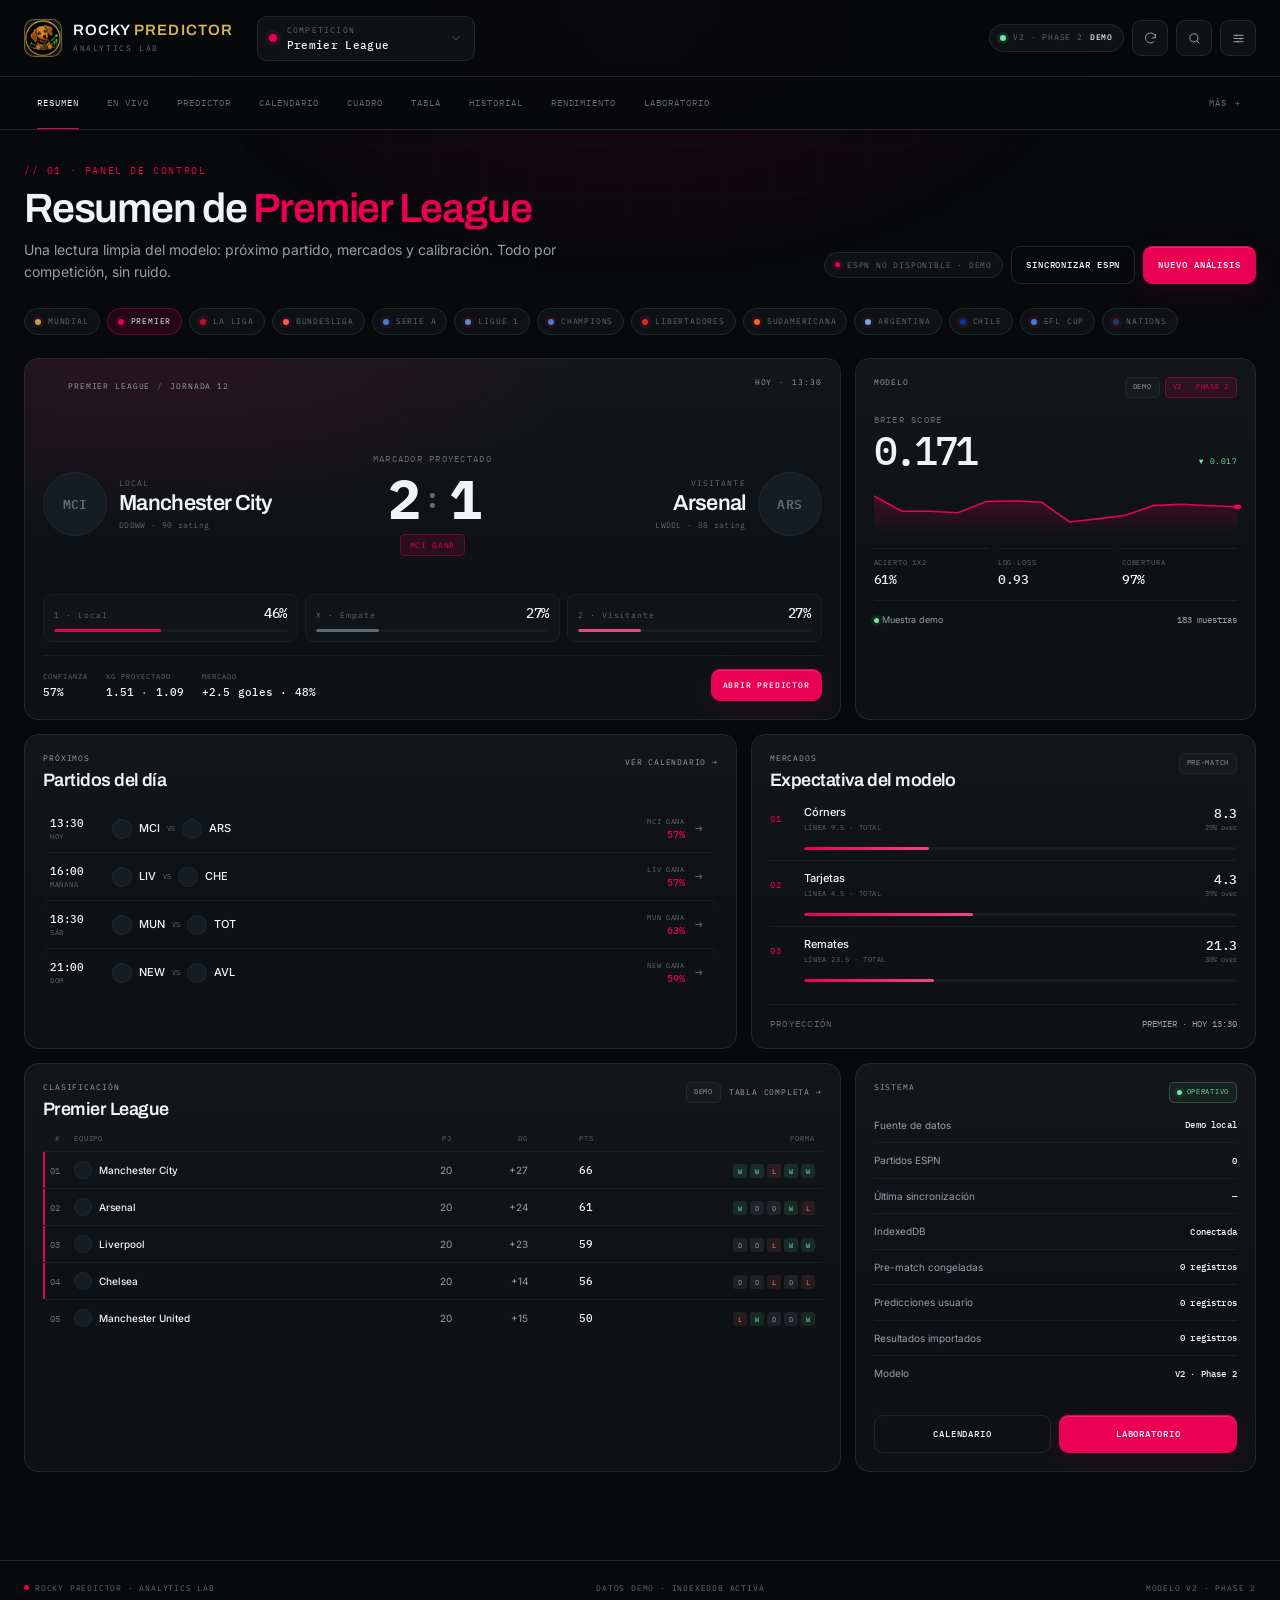
<file: index_ai.html>
<!DOCTYPE html>
<html lang="es" data-league="premier">
<head>
<meta charset="UTF-8">
<meta name="viewport" content="width=device-width, initial-scale=1.0, viewport-fit=cover">
<title>Rocky Predictor — Analytics Lab</title>
<meta name="description" content="Vista previa de la nueva interfaz de Rocky Predictor: análisis por competición, modelo V2, mercados, calendario y rendimiento.">
<meta name="author" content="Rocky Predictor">
<meta name="theme-color" content="#07090b">
<meta name="color-scheme" content="dark">
<link rel="icon" href="favicon.png">
<link rel="apple-touch-icon" href="icon-192.png">
<link rel="preconnect" href="https://fonts.googleapis.com">
<link rel="preconnect" href="https://fonts.gstatic.com" crossorigin>
<link href="https://fonts.googleapis.com/css2?family=Archivo:wght@400;500;600;700&family=IBM+Plex+Mono:wght@400;500;600&family=Inter:wght@400;500;600;700&display=swap" rel="stylesheet">
<style>
/* ============================================================
   ROCKY PREDICTOR — ANALYTICS LAB
   Prototipo visual. Datos de ejemplo.
   ============================================================ */
:root{
  --bg:#07090b;
  --bg-2:#0a0d10;
  --panel:#0e1215;
  --panel-2:#11171b;
  --panel-3:#161d22;
  --line:#202930;
  --line-soft:#182026;
  --text:#f1f4f6;
  --muted:#93a0aa;
  --dim:#5f6b74;
  --brand:#d9b45b;
  --accent:#e90052;
  --accent-2:#ff4f86;
  --accent-soft:rgba(233,0,82,.12);
  --accent-line:rgba(233,0,82,.38);
  --accent-ink:#ffffff;
  --radius:14px;
  --radius-sm:9px;
  --max:1420px;
  --font-display:'Archivo','Inter',system-ui,sans-serif;
  --font-body:'Inter',system-ui,sans-serif;
  --font-mono:'IBM Plex Mono',ui-monospace,SFMono-Regular,Consolas,monospace;
}
*{box-sizing:border-box}
html{scroll-behavior:smooth}
body{
  margin:0;
  min-height:100vh;
  background:var(--bg);
  color:var(--text);
  font-family:var(--font-body);
  font-size:14px;
  line-height:1.45;
  -webkit-font-smoothing:antialiased;
  text-rendering:optimizeLegibility;
}
body::before{
  content:"";
  position:fixed;
  inset:0;
  z-index:-2;
  pointer-events:none;
  background-image:
    linear-gradient(rgba(255,255,255,.018) 1px,transparent 1px),
    linear-gradient(90deg,rgba(255,255,255,.018) 1px,transparent 1px);
  background-size:48px 48px;
  mask-image:linear-gradient(to bottom,rgba(0,0,0,.7),transparent 78%);
}
body::after{
  content:"";
  position:fixed;
  top:-260px;
  left:50%;
  width:1000px;
  height:560px;
  z-index:-1;
  pointer-events:none;
  transform:translateX(-50%);
  background:radial-gradient(ellipse,var(--accent-soft),transparent 68%);
  opacity:.8;
  filter:blur(12px);
  transition:background .35s ease;
}
::selection{background:var(--accent);color:var(--accent-ink)}
a{color:inherit;text-decoration:none}
button,input,select{font:inherit}
button{cursor:pointer}
button:focus-visible,a:focus-visible,select:focus-visible,input:focus-visible{
  outline:2px solid var(--accent);
  outline-offset:2px;
}
img{display:block;max-width:100%}
h1,h2,h3,p{margin:0}
h1,h2,h3{font-family:var(--font-display);letter-spacing:-.03em}
h1{font-size:clamp(28px,3.2vw,42px);line-height:1.04;font-weight:600}
h2{font-size:18px;line-height:1.15;font-weight:600}
h3{font-size:14px;line-height:1.2;font-weight:600}
.mono{font-family:var(--font-mono);font-variant-numeric:tabular-nums}
.micro,.eyebrow,.tag-line,.nav-item,.league-chip,.badge,.btn,.model-status,.mobile-item,.sheet-item,.date-chip,.filter-chip{
  font-family:var(--font-mono);
  text-transform:uppercase;
  letter-spacing:.11em;
}
.micro{font-size:9px;color:var(--dim);letter-spacing:.14em}
.eyebrow{font-size:10px;color:var(--accent);letter-spacing:.16em;margin-bottom:9px}
.lede{color:var(--muted);font-size:14px;line-height:1.6;max-width:64ch;margin-top:9px}
.skip-link{
  position:fixed;top:-60px;left:16px;z-index:200;padding:10px 14px;border-radius:8px;
  background:var(--accent);color:var(--accent-ink);font:600 11px var(--font-mono);
}
.skip-link:focus{top:12px}
.site{min-height:100vh;display:flex;flex-direction:column}
.topbar{
  position:sticky;top:0;z-index:60;
  background:rgba(7,9,11,.84);
  border-bottom:1px solid var(--line);
  backdrop-filter:blur(18px);
  -webkit-backdrop-filter:blur(18px);
}
.topbar-inner{
  width:100%;max-width:var(--max);margin:0 auto;
  min-height:76px;padding:0 24px;
  display:flex;align-items:center;gap:24px;
}
.brand{display:flex;align-items:center;gap:11px;flex:0 0 auto}
.brand-mark{
  width:38px;height:38px;border-radius:10px;overflow:hidden;
  border:1px solid rgba(217,180,91,.45);
  background:var(--panel-2);
  box-shadow:0 0 0 1px rgba(217,180,91,.06) inset;
}
.brand-mark img{width:100%;height:100%;object-fit:cover}
.brand-copy strong{
  display:block;font-family:var(--font-display);font-size:15px;line-height:1;
  letter-spacing:.07em;font-weight:600;white-space:nowrap;
}
.brand-copy strong em{font-style:normal;color:var(--brand)}
.brand-copy small{
  display:block;margin-top:5px;color:var(--dim);
  font:8px var(--font-mono);letter-spacing:.2em;text-transform:uppercase;
}
.topbar-center{position:relative;display:flex;align-items:center;min-width:0;flex:1}
.league-switch{
  display:flex;align-items:center;gap:10px;min-width:218px;max-width:280px;
  padding:8px 11px;border:1px solid var(--line);border-radius:10px;
  background:var(--panel);color:var(--text);text-align:left;
  transition:border-color .2s,background .2s;
}
.league-switch:hover{border-color:var(--accent-line);background:var(--panel-2)}
.league-switch-copy{display:flex;flex-direction:column;gap:3px;min-width:0;flex:1}
.league-switch-copy small{font:8px var(--font-mono);color:var(--dim);letter-spacing:.15em;text-transform:uppercase}
.league-switch-copy b{
  font:500 11px var(--font-mono);letter-spacing:.03em;white-space:nowrap;
  overflow:hidden;text-overflow:ellipsis;
}
.league-dot{
  width:8px;height:8px;border-radius:50%;flex:0 0 auto;background:var(--accent);
  box-shadow:0 0 0 4px var(--accent-soft);
}
.chev{width:14px;height:14px;flex:0 0 auto;color:var(--dim);transition:transform .2s}
.league-switch[aria-expanded="true"] .chev{transform:rotate(180deg)}
.league-menu{
  position:absolute;top:calc(100% + 9px);left:0;z-index:70;
  width:min(360px,calc(100vw - 32px));max-height:min(430px,70vh);overflow:auto;
  padding:6px;border:1px solid var(--line);border-radius:14px;
  background:rgba(14,18,21,.98);box-shadow:0 24px 70px rgba(0,0,0,.5);
  display:none;
}
.league-menu.open{display:block}
.league-menu-item{
  width:100%;display:flex;align-items:center;gap:10px;padding:9px;
  border:1px solid transparent;border-radius:9px;background:transparent;
  color:var(--text);text-align:left;
}
.league-menu-item:hover,.league-menu-item.active{background:var(--accent-soft);border-color:var(--accent-line)}
.league-menu-item.active{box-shadow:inset 2px 0 0 var(--accent)}
.league-menu-item .league-logo{width:24px;height:24px;flex:0 0 auto}
.league-menu-copy{min-width:0;flex:1}
.league-menu-copy b{display:block;font-size:11px;font-weight:500;white-space:nowrap;overflow:hidden;text-overflow:ellipsis}
.league-menu-copy small{display:block;margin-top:2px;color:var(--dim);font:8px var(--font-mono);letter-spacing:.04em;white-space:nowrap;overflow:hidden;text-overflow:ellipsis}
.league-menu-check{color:var(--accent);font:11px var(--font-mono)}
.topbar-right{display:flex;align-items:center;gap:8px;flex:0 0 auto}
.model-status{
  display:flex;align-items:center;gap:7px;padding:7px 10px;
  border:1px solid var(--line);border-radius:999px;background:var(--panel);
  font-size:8px;color:var(--dim);letter-spacing:.1em;white-space:nowrap;
}
.model-status b{color:var(--text);font-weight:500;font-size:8px}
.pulse{
  width:6px;height:6px;border-radius:50%;background:#6ee7a8;
  box-shadow:0 0 0 3px rgba(110,231,168,.1);
  animation:pulse 2.4s ease-in-out infinite;
}
@keyframes pulse{0%,100%{opacity:1;box-shadow:0 0 0 3px rgba(110,231,168,.1)}50%{opacity:.55;box-shadow:0 0 0 6px rgba(110,231,168,.03)}}
.icon-btn{
  width:36px;height:36px;display:grid;place-items:center;
  border:1px solid var(--line);border-radius:9px;background:var(--panel);color:var(--muted);
  transition:color .2s,border-color .2s,background .2s;
}
.icon-btn:hover{color:var(--text);border-color:var(--accent-line);background:var(--panel-2)}
.icon-btn svg{width:15px;height:15px}
.main-nav{
  position:sticky;top:76px;z-index:50;
  background:rgba(7,9,11,.9);border-bottom:1px solid var(--line);
  backdrop-filter:blur(16px);-webkit-backdrop-filter:blur(16px);
}
.main-nav-inner{
  width:100%;max-width:var(--max);margin:0 auto;padding:0 24px;
  height:52px;display:flex;align-items:stretch;gap:2px;overflow-x:auto;
  scrollbar-width:none;
}
.main-nav-inner::-webkit-scrollbar{display:none}
.nav-item{
  position:relative;border:0;background:transparent;color:var(--dim);
  padding:0 13px;height:52px;font-size:9px;white-space:nowrap;
  transition:color .2s;
}
.nav-item::after{
  content:"";position:absolute;left:13px;right:13px;bottom:0;height:1px;
  background:var(--accent);transform:scaleX(0);transform-origin:left;
  transition:transform .22s ease;
}
.nav-item:hover{color:var(--text)}
.nav-item.active{color:var(--text)}
.nav-item.active::after{transform:scaleX(1)}
.nav-more-wrap{position:relative;margin-left:auto;display:flex;align-items:stretch}
.more-menu{
  position:absolute;top:calc(100% + 8px);right:0;z-index:80;
  min-width:196px;padding:6px;border:1px solid var(--line);border-radius:12px;
  background:rgba(14,18,21,.98);box-shadow:0 24px 70px rgba(0,0,0,.5);
  display:none;
}
.more-menu.open{display:block}
.more-menu button{
  width:100%;display:flex;align-items:center;justify-content:space-between;gap:12px;
  padding:9px 10px;border:0;border-radius:7px;background:transparent;color:var(--muted);
  font:9px var(--font-mono);letter-spacing:.1em;text-transform:uppercase;text-align:left;
}
.more-menu button:hover,.more-menu button.active{background:var(--accent-soft);color:var(--text)}
.more-menu button span{color:var(--dim);font-size:8px}
.page{
  width:100%;max-width:var(--max);margin:0 auto;padding:34px 24px 88px;
  flex:1;
}
.view{display:none;animation:viewIn .26s ease both}
.view.active{display:block}
@keyframes viewIn{from{opacity:0;transform:translateY(7px)}to{opacity:1;transform:none}}
.view-head{
  display:flex;align-items:flex-end;justify-content:space-between;
  gap:24px;margin-bottom:24px;flex-wrap:wrap;
}
.view-head h1 span{color:var(--accent)}
.head-actions{display:flex;align-items:center;gap:8px;flex-wrap:wrap}
.sync-chip{
  display:inline-flex;align-items:center;gap:7px;padding:7px 10px;
  border:1px solid var(--line);border-radius:999px;background:var(--panel);
  font:8px var(--font-mono);letter-spacing:.1em;text-transform:uppercase;color:var(--dim);
}
.sync-chip i{width:5px;height:5px;border-radius:50%;background:var(--accent);box-shadow:0 0 0 3px var(--accent-soft)}
.btn{
  display:inline-flex;align-items:center;justify-content:center;gap:8px;
  height:38px;padding:0 14px;border:1px solid var(--line);border-radius:9px;
  background:var(--panel);color:var(--text);font-size:9px;font-weight:500;
  letter-spacing:.1em;white-space:nowrap;
  transition:border-color .2s,color .2s,background .2s,filter .2s;
}
.btn:hover{border-color:var(--accent-line);color:var(--accent)}
.btn.primary{
  background:var(--accent);border-color:var(--accent);color:var(--accent-ink);
  box-shadow:0 8px 28px var(--accent-soft),inset 0 1px 0 rgba(255,255,255,.16);
}
.btn.primary:hover{filter:brightness(1.08);color:var(--accent-ink)}
.btn.ghost{background:transparent}
.btn.small{height:32px;padding:0 11px;font-size:8px}
.btn.full{width:100%}
.btn svg{width:14px;height:14px}
.text-btn{
  border:0;background:transparent;color:var(--muted);padding:4px 0;
  font:8px var(--font-mono);letter-spacing:.1em;text-transform:uppercase;
  display:inline-flex;align-items:center;gap:6px;white-space:nowrap;
}
.text-btn:hover{color:var(--accent)}
.league-strip{
  display:flex;align-items:center;gap:7px;overflow-x:auto;
  padding-bottom:5px;margin-bottom:18px;scrollbar-width:none;
}
.league-strip::-webkit-scrollbar{display:none}
.league-chip{
  display:inline-flex;align-items:center;gap:7px;flex:0 0 auto;
  padding:7px 10px;border:1px solid var(--line);border-radius:999px;
  background:var(--panel);color:var(--dim);font-size:8px;letter-spacing:.1em;
  transition:color .2s,border-color .2s,background .2s;
}
.league-chip:hover{color:var(--text);border-color:var(--line-soft)}
.league-chip.active{color:var(--text);border-color:var(--accent-line);background:var(--accent-soft)}
.league-chip-dot{width:6px;height:6px;border-radius:50%;background:var(--accent);box-shadow:0 0 0 3px var(--accent-soft)}
.card{
  position:relative;overflow:hidden;
  padding:18px;border:1px solid var(--line);border-radius:var(--radius);
  background:linear-gradient(180deg,rgba(255,255,255,.018),transparent 55%),var(--panel);
  transition:border-color .2s;
}
.card:hover{border-color:#2a353e}
.card-head{display:flex;align-items:flex-start;justify-content:space-between;gap:12px;margin-bottom:15px}
.tag-line{display:flex;align-items:center;gap:7px;color:var(--muted);font-size:8px;line-height:1.4}
.tag-line.accent{color:var(--accent)}
.tag-line .sep{color:var(--dim)}
.league-logo{display:inline-flex;align-items:center;justify-content:center;flex:0 0 auto}
.league-logo img{width:100%;height:100%;object-fit:contain}
.badge{
  display:inline-flex;align-items:center;gap:5px;padding:4px 7px;
  border:1px solid var(--line);border-radius:5px;background:rgba(255,255,255,.018);
  color:var(--muted);font-size:7px;letter-spacing:.1em;white-space:nowrap;
}
.badge.live{color:#ff8b8b;border-color:rgba(255,107,107,.32);background:rgba(255,107,107,.08)}
.badge.accent{color:var(--accent);border-color:var(--accent-line);background:var(--accent-soft)}
.badge.green{color:#6ee7a8;border-color:rgba(110,231,168,.25);background:rgba(110,231,168,.06)}
.card-foot{
  display:flex;align-items:center;justify-content:space-between;gap:10px;
  margin-top:12px;padding-top:12px;border-top:1px solid var(--line-soft);
  color:var(--muted);font-size:9px;
}
.status-dot{width:5px;height:5px;border-radius:50%;background:#6ee7a8;display:inline-block;box-shadow:0 0 0 3px rgba(110,231,168,.08)}
.dashboard-grid{display:grid;grid-template-columns:repeat(12,1fr);gap:14px;min-width:0}
.dashboard-grid > *{min-width:0}
.hero-card{grid-column:span 8;min-height:362px;display:flex;flex-direction:column;min-width:0}
.hero-card::after{
  content:"";position:absolute;inset:-1px;pointer-events:none;
  background:radial-gradient(650px 240px at 16% 0%,var(--accent-soft),transparent 70%);
  opacity:.85;
}
.hero-card > *{position:relative;z-index:1}
.model-card{grid-column:span 4}
.fixtures-card{grid-column:span 7}
.markets-card{grid-column:span 5}
.table-card{grid-column:span 8}
.status-card{grid-column:span 4}
.hero-teams{
  display:grid;grid-template-columns:minmax(0,1fr) auto minmax(0,1fr);align-items:center;gap:16px;
  padding:17px 0 11px;flex:1;min-width:0;
}
.team-block{display:flex;align-items:center;gap:12px;min-width:0}
.team-block.away{flex-direction:row-reverse;justify-content:flex-start;text-align:right}
.team-meta{min-width:0}
.team-meta .team-role{display:block;margin-bottom:4px;color:var(--dim);font:8px var(--font-mono);letter-spacing:.14em;text-transform:uppercase}
.team-meta strong{
  display:block;font-family:var(--font-display);font-size:clamp(16px,1.7vw,22px);
  line-height:1.08;font-weight:600;letter-spacing:-.03em;
  white-space:nowrap;overflow:hidden;text-overflow:ellipsis;
}
.team-meta small{display:block;margin-top:5px;color:var(--dim);font:8px var(--font-mono);letter-spacing:.04em;white-space:nowrap;overflow:hidden;text-overflow:ellipsis}
.crest{
  position:relative;width:var(--s);height:var(--s);border-radius:50%;flex:0 0 auto;
  display:inline-flex;align-items:center;justify-content:center;overflow:hidden;
  border:1px solid var(--line);background:var(--panel-3);
}
.crest img{width:78%;height:78%;object-fit:contain;opacity:0;transition:opacity .2s}
.crest.loaded img{opacity:1}
.crest-fallback{font:600 calc(var(--s) * .2) var(--font-mono);color:var(--dim);letter-spacing:.02em;transition:opacity .2s}
.crest.loaded .crest-fallback{opacity:0}
.crest.flag{border-radius:8px}
.crest.flag img{width:100%;height:100%;object-fit:cover}
.hero-center{text-align:center;min-width:142px}
.hero-center .micro{display:block;margin-bottom:6px}
.scoreline{
  display:flex;align-items:center;justify-content:center;gap:8px;
  font:500 clamp(38px,4.3vw,58px)/1 var(--font-mono);letter-spacing:-.09em;
}
.scoreline span{color:var(--dim);font-size:.5em;letter-spacing:0}
.pick{
  display:inline-flex;align-items:center;justify-content:center;margin-top:7px;
  padding:5px 9px;border:1px solid var(--accent-line);border-radius:5px;
  background:var(--accent-soft);color:var(--accent);font:8px var(--font-mono);
  letter-spacing:.08em;text-transform:uppercase;white-space:nowrap;
}
.prob-grid{display:grid;grid-template-columns:repeat(3,1fr);gap:7px;margin-top:3px}
.prob{padding:9px 10px;border:1px solid var(--line-soft);border-radius:8px;background:rgba(255,255,255,.012)}
.prob-top{display:flex;align-items:baseline;justify-content:space-between;gap:8px}
.prob-top span{color:var(--dim);font:8px var(--font-mono);letter-spacing:.12em}
.prob-top b{font:500 14px var(--font-mono);letter-spacing:-.03em}
.prob-bar{height:3px;margin-top:7px;border-radius:99px;background:var(--panel-3);overflow:hidden}
.prob-bar i{display:block;height:100%;border-radius:inherit;background:var(--accent);transition:width .35s ease}
.prob.draw .prob-bar i{background:var(--dim)}
.prob.away .prob-bar i{background:var(--accent-2)}
.hero-foot{
  display:flex;align-items:center;gap:18px;flex-wrap:wrap;
  margin-top:13px;padding-top:13px;border-top:1px solid var(--line-soft);
}
.hero-foot .btn{margin-left:auto}
.metric{display:flex;flex-direction:column;gap:4px}
.metric span{color:var(--dim);font:7px var(--font-mono);letter-spacing:.14em;text-transform:uppercase}
.metric b{font:500 11px var(--font-mono);letter-spacing:.01em}
.metric b em{font-style:normal;color:var(--muted)}
.model-score{display:flex;align-items:flex-end;justify-content:space-between;gap:10px;margin:2px 0 3px}
.model-score .micro{display:block;margin-bottom:4px}
.model-score b{font:500 40px/1 var(--font-mono);letter-spacing:-.09em}
.trend{display:inline-flex;align-items:center;gap:4px;color:#6ee7a8;font:8px var(--font-mono);letter-spacing:.06em;padding-bottom:4px}
.sparkline{height:58px;margin:8px 0 12px}
.sparkline svg{width:100%;height:100%;overflow:visible}
.mini-grid{display:grid;grid-template-columns:repeat(3,1fr);gap:9px}
.mini-stat{padding-top:9px;border-top:1px solid var(--line-soft)}
.mini-stat span{display:block;color:var(--dim);font:7px var(--font-mono);letter-spacing:.12em;text-transform:uppercase;white-space:nowrap}
.mini-stat b{display:block;margin-top:4px;font:500 13px var(--font-mono);letter-spacing:-.02em}
.fixture-list{display:flex;flex-direction:column}
.fixture-row{
  display:grid;grid-template-columns:52px 1fr auto 16px;align-items:center;gap:10px;
  width:100%;padding:11px 7px;border:0;border-top:1px solid var(--line-soft);
  border-radius:7px;background:transparent;color:var(--text);text-align:left;
  transition:background .18s;
}
.fixture-row:first-child{border-top:0}
.fixture-row:hover{background:var(--panel-2)}
.fixture-time b{display:block;font:500 11px var(--font-mono);letter-spacing:-.02em}
.fixture-time span{display:block;margin-top:2px;color:var(--dim);font:7px var(--font-mono);letter-spacing:.1em}
.fixture-teams{display:flex;align-items:center;gap:7px;min-width:0}
.fixture-teams strong{font-size:11px;font-weight:500;white-space:nowrap;overflow:hidden;text-overflow:ellipsis}
.fixture-teams .vs{color:var(--dim);font:7px var(--font-mono);text-transform:uppercase}
.mini-crest{width:20px;height:20px;border-radius:50%;background:var(--panel-3);border:1px solid var(--line);display:inline-flex;align-items:center;justify-content:center;overflow:hidden;flex:0 0 auto}
.mini-crest img{width:80%;height:80%;object-fit:contain}
.mini-crest.flag{border-radius:4px}
.mini-crest.flag img{width:100%;height:100%;object-fit:cover}
.fixture-pick{text-align:right}
.fixture-pick span{display:block;color:var(--dim);font:7px var(--font-mono);letter-spacing:.1em;text-transform:uppercase}
.fixture-pick b{display:block;margin-top:2px;color:var(--accent);font:500 10px var(--font-mono)}
.fixture-arrow{color:var(--dim);font:13px var(--font-mono)}
.market-list{display:flex;flex-direction:column;gap:0}
.market-row{
  display:grid;grid-template-columns:25px 1fr auto;align-items:center;gap:9px;
  padding:10px 0;border-top:1px solid var(--line-soft);
}
.market-row:first-child{border-top:0;padding-top:0}
.market-index{font:9px var(--font-mono);color:var(--accent);letter-spacing:.08em}
.market-name strong{display:block;font-size:11px;font-weight:500}
.market-name small{display:block;margin-top:2px;color:var(--dim);font:7px var(--font-mono);letter-spacing:.08em;text-transform:uppercase}
.market-values{text-align:right}
.market-values b{display:block;font:500 13px var(--font-mono);letter-spacing:-.02em}
.market-values span{display:block;margin-top:1px;color:var(--dim);font:7px var(--font-mono)}
.market-bar{grid-column:2/-1;height:3px;margin-top:6px;border-radius:99px;background:var(--panel-3);overflow:hidden}
.market-bar i{display:block;height:100%;border-radius:inherit;background:linear-gradient(90deg,var(--accent),var(--accent-2));transition:width .35s ease}
.table-wrap{overflow-x:auto;scrollbar-width:thin}
.data-table{width:100%;border-collapse:collapse;font-size:10px;white-space:nowrap}
.data-table th{
  padding:0 7px 8px;color:var(--dim);font:7px var(--font-mono);
  letter-spacing:.12em;text-transform:uppercase;text-align:right;font-weight:400;
}
.data-table th:nth-child(2){text-align:left}
.data-table td{padding:9px 7px;border-top:1px solid var(--line-soft);text-align:right;color:var(--muted)}
.data-table td:nth-child(2){text-align:left;color:var(--text)}
.data-table tr:hover td{background:rgba(255,255,255,.015)}
.data-table .pos{color:var(--dim);font:9px var(--font-mono);width:22px}
.data-table .pts{color:var(--text);font:500 11px var(--font-mono)}
.data-table .team-cell{display:flex;align-items:center;gap:7px;min-width:130px}
.data-table .team-cell strong{font-size:10px;font-weight:500;white-space:nowrap;overflow:hidden;text-overflow:ellipsis}
.data-table .team-cell .mini-crest{width:18px;height:18px}
.data-table tr.top td:first-child{box-shadow:inset 2px 0 0 var(--accent)}
.data-table tr.bottom td:first-child{box-shadow:inset 2px 0 0 #ff6b6b}
.form{display:inline-flex;gap:3px}
.form i{
  width:14px;height:14px;border-radius:3px;display:inline-grid;place-items:center;
  font:7px var(--font-mono);font-style:normal;background:var(--panel-3);color:var(--dim);
}
.form i.w{background:rgba(110,231,168,.11);color:#6ee7a8}
.form i.d{background:rgba(147,160,170,.12);color:var(--muted)}
.form i.l{background:rgba(255,107,107,.1);color:#ff8b8b}
.status-list{display:flex;flex-direction:column}
.status-row{display:flex;align-items:center;justify-content:space-between;gap:12px;padding:10px 0;border-top:1px solid var(--line-soft);font-size:10px}
.status-row:first-child{border-top:0;padding-top:0}
.status-row span{color:var(--muted)}
.status-row b{font:500 9px var(--font-mono);color:var(--text);letter-spacing:.02em;text-align:right}
.status-card .btn{margin-top:12px}
.live-grid{display:grid;grid-template-columns:1.45fr .55fr;gap:14px;margin-bottom:14px}
.live-hero{border-color:var(--accent-line);background:linear-gradient(180deg,var(--accent-soft),transparent 44%),var(--panel)}
.live-top{display:flex;align-items:center;justify-content:space-between;gap:12px;flex-wrap:wrap;margin-bottom:16px}
.live-pill{display:inline-flex;align-items:center;gap:7px;color:#ff8b8b;font:8px var(--font-mono);letter-spacing:.1em;text-transform:uppercase}
.live-pill i{width:6px;height:6px;border-radius:50%;background:#ff6b6b;box-shadow:0 0 0 4px rgba(255,107,107,.12);animation:pulse 1.7s ease-in-out infinite}
.live-score{display:grid;grid-template-columns:1fr auto 1fr;align-items:center;gap:16px;padding:10px 0 18px}
.live-team{display:flex;align-items:center;gap:10px;min-width:0}
.live-team.away{flex-direction:row-reverse;text-align:right}
.live-team strong{font-family:var(--font-display);font-size:18px;font-weight:600;white-space:nowrap;overflow:hidden;text-overflow:ellipsis}
.live-team small{display:block;margin-top:3px;color:var(--dim);font:7px var(--font-mono);letter-spacing:.1em}
.live-numbers{text-align:center}
.live-numbers .scoreline{font-size:44px}
.live-numbers .micro{display:block;margin-top:5px}
.live-probs{display:grid;grid-template-columns:repeat(3,1fr);gap:7px;margin-bottom:16px}
.live-events{padding-top:14px;border-top:1px solid var(--line-soft)}
.event-list{display:flex;flex-direction:column;gap:0;margin-top:10px}
.event{display:grid;grid-template-columns:38px 16px 1fr;gap:9px;align-items:center;padding:7px 0;font-size:10px}
.event-time{color:var(--dim);font:8px var(--font-mono)}
.event-dot{width:6px;height:6px;border-radius:50%;background:var(--panel-3);border:1px solid var(--dim);justify-self:center}
.event-dot.goal{background:var(--accent);border-color:var(--accent);box-shadow:0 0 0 3px var(--accent-soft)}
.event-dot.yellow{background:#e7c96e;border-color:#e7c96e}
.event-dot.red{background:#ff6b6b;border-color:#ff6b6b;box-shadow:0 0 0 3px rgba(255,107,107,.1)}
.event-text{color:var(--muted)}
.event-text b{color:var(--text);font-weight:500}
.live-side .card-head{margin-bottom:12px}
.live-side .market-row{padding:9px 0}
.live-list{display:grid;grid-template-columns:1fr 1fr;gap:14px}
.live-mini{padding:14px}
.live-mini-top{display:flex;align-items:center;justify-content:space-between;gap:8px;margin-bottom:10px}
.live-mini-score{display:flex;align-items:center;justify-content:space-between;gap:10px}
.live-mini-team{display:flex;align-items:center;gap:8px;min-width:0}
.live-mini-team strong{font-size:10px;font-weight:500;white-space:nowrap;overflow:hidden;text-overflow:ellipsis}
.live-mini-score b{font:500 16px var(--font-mono)}
.predictor-grid{display:grid;grid-template-columns:350px 1fr;gap:14px;align-items:start}
.control-card .card-head{margin-bottom:12px}
.field{display:flex;flex-direction:column;gap:6px;margin-bottom:11px}
.field label{color:var(--dim);font:8px var(--font-mono);letter-spacing:.12em;text-transform:uppercase}
.select-wrap{position:relative}
.select-wrap::after{content:"⌄";position:absolute;right:11px;top:50%;transform:translateY(-55%);color:var(--dim);font:12px var(--font-mono);pointer-events:none}
.field select{
  width:100%;height:38px;padding:0 30px 0 10px;border:1px solid var(--line);border-radius:8px;
  background:var(--panel-2);color:var(--text);font-size:11px;appearance:none;
}
.field select:hover{border-color:var(--accent-line)}
.range-row{margin:13px 0}
.range-label{display:flex;align-items:center;justify-content:space-between;gap:10px;margin-bottom:6px}
.range-label span{color:var(--dim);font:8px var(--font-mono);letter-spacing:.1em;text-transform:uppercase}
.range-label b{font:500 11px var(--font-mono);color:var(--accent)}
input[type="range"]{
  width:100%;height:18px;appearance:none;background:transparent;cursor:pointer;
}
input[type="range"]::-webkit-slider-runnable-track{height:3px;border-radius:99px;background:var(--panel-3)}
input[type="range"]::-webkit-slider-thumb{
  appearance:none;width:12px;height:12px;margin-top:-4.5px;border-radius:50%;
  background:var(--accent);border:2px solid var(--bg);box-shadow:0 0 0 1px var(--accent);
}
input[type="range"]::-moz-range-track{height:3px;border-radius:99px;background:var(--panel-3)}
input[type="range"]::-moz-range-thumb{width:10px;height:10px;border-radius:50%;background:var(--accent);border:2px solid var(--bg)}
.toggle-row{display:flex;align-items:center;justify-content:space-between;gap:10px;padding:10px 0;border-top:1px solid var(--line-soft);margin-top:4px;font-size:10px;color:var(--muted)}
.switch{width:32px;height:18px;border-radius:99px;background:var(--accent-soft);border:1px solid var(--accent-line);position:relative;flex:0 0 auto;padding:0;cursor:pointer;transition:background .15s,border-color .15s}
.switch::after{content:"";position:absolute;top:2px;right:2px;width:12px;height:12px;border-radius:50%;background:var(--accent);transition:left .15s,right .15s,background .15s}
.switch.off{background:rgba(255,255,255,.035);border-color:var(--line)}
.switch.off::after{right:auto;left:2px;background:var(--dim)}
.hint{margin-top:10px;color:var(--dim);font:8px var(--font-mono);line-height:1.6;letter-spacing:.02em}
.result-card{border-color:var(--accent-line);background:linear-gradient(180deg,var(--accent-soft),transparent 40%),var(--panel)}
.result-head{display:flex;align-items:flex-start;justify-content:space-between;gap:12px;margin-bottom:14px}
.result-score{display:flex;align-items:center;justify-content:space-between;gap:18px;padding:12px 0 16px;border-bottom:1px solid var(--line-soft)}
.result-score .scoreline{font-size:48px;justify-content:flex-start}
.result-score .scoreline span{font-size:.45em}
.result-score .pick{margin-top:5px}
.result-teams{display:flex;align-items:center;gap:8px;flex-wrap:wrap;justify-content:flex-end}
.result-teams .team-mini{display:flex;align-items:center;gap:6px;color:var(--muted);font-size:10px}
.result-probs{display:grid;grid-template-columns:repeat(3,1fr);gap:7px;margin:14px 0}
.market-grid{display:grid;grid-template-columns:repeat(3,1fr);gap:7px;margin-top:4px}
.market-tile{padding:9px;border:1px solid var(--line-soft);border-radius:8px;background:rgba(255,255,255,.012)}
.market-tile span{display:block;color:var(--dim);font:7px var(--font-mono);letter-spacing:.1em;text-transform:uppercase}
.market-tile b{display:block;margin-top:4px;font:500 14px var(--font-mono)}
.market-tile small{display:block;margin-top:2px;color:var(--muted);font:7px var(--font-mono)}
.result-actions{display:flex;gap:8px;margin-top:14px}
.result-actions .btn{flex:1}
.calendar-toolbar{display:flex;align-items:center;justify-content:space-between;gap:12px;flex-wrap:wrap;margin-bottom:12px}
.date-chips,.filter-chips{display:flex;gap:6px;overflow-x:auto;scrollbar-width:none;padding-bottom:2px}
.date-chips::-webkit-scrollbar,.filter-chips::-webkit-scrollbar{display:none}
.date-chip,.filter-chip{
  border:1px solid var(--line);border-radius:999px;background:var(--panel);
  color:var(--dim);padding:7px 10px;font-size:8px;white-space:nowrap;
}
.date-chip:hover,.filter-chip:hover{color:var(--text)}
.date-chip.active,.filter-chip.active{color:var(--text);border-color:var(--accent-line);background:var(--accent-soft)}
.calendar-legend{display:flex;align-items:center;gap:10px;color:var(--dim);font:7px var(--font-mono);letter-spacing:.08em;text-transform:uppercase}
.legend-dot{width:5px;height:5px;border-radius:50%;display:inline-block;margin-right:4px;background:var(--accent)}
.legend-dot.pending{background:var(--dim)}
.legend-dot.live{background:#ff6b6b}
.calendar-list{display:flex;flex-direction:column;gap:10px}
.calendar-day{display:grid;grid-template-columns:100px 1fr;gap:14px;align-items:start}
.day-label{
  padding-top:13px;color:var(--dim);font:8px var(--font-mono);letter-spacing:.12em;text-transform:uppercase;
  border-top:1px solid var(--line);white-space:nowrap;
}
.day-matches{display:flex;flex-direction:column;gap:6px;border-top:1px solid var(--line);padding-top:7px}
.match-row{
  display:grid;grid-template-columns:52px 1fr auto auto;align-items:center;gap:12px;
  padding:11px 12px;border:1px solid var(--line-soft);border-radius:9px;background:var(--panel);
}
.match-row:hover{border-color:var(--line)}
.match-row .fixture-teams strong{font-size:11px}
.match-pick{text-align:right}
.match-pick span{display:block;color:var(--dim);font:7px var(--font-mono);text-transform:uppercase;letter-spacing:.08em}
.match-pick b{display:block;margin-top:2px;color:var(--accent);font:500 10px var(--font-mono)}
.match-status{justify-self:end}
.status-pill{display:inline-flex;align-items:center;gap:5px;padding:4px 7px;border:1px solid var(--line);border-radius:5px;color:var(--dim);font:7px var(--font-mono);letter-spacing:.06em;text-transform:uppercase}
.status-pill.frozen{color:var(--accent);border-color:var(--accent-line);background:var(--accent-soft)}
.status-pill.live{color:#ff8b8b;border-color:rgba(255,107,107,.3);background:rgba(255,107,107,.08)}
.bracket-scroll{overflow-x:auto;padding-bottom:8px}
.bracket{display:grid;grid-template-columns:repeat(4,minmax(205px,1fr));gap:16px;min-width:900px}
.bracket-col{display:flex;flex-direction:column;gap:10px}
.bracket-round{color:var(--dim);font:8px var(--font-mono);letter-spacing:.14em;text-transform:uppercase;padding-bottom:3px;border-bottom:1px solid var(--line)}
.bracket-match{padding:10px;border:1px solid var(--line-soft);border-radius:9px;background:var(--panel)}
.bracket-match:hover{border-color:var(--line)}
.bracket-team{display:flex;align-items:center;justify-content:space-between;gap:8px;padding:5px 0;font-size:10px;color:var(--muted)}
.bracket-team + .bracket-team{border-top:1px solid var(--line-soft)}
.bracket-team.winner{color:var(--text)}
.bracket-team.winner b{color:var(--accent)}
.bracket-team .b-team{display:flex;align-items:center;gap:6px;min-width:0}
.bracket-team .b-team strong{font-weight:500;white-space:nowrap;overflow:hidden;text-overflow:ellipsis}
.bracket-team b{font:500 10px var(--font-mono)}
.champion-card{
  display:flex;align-items:center;justify-content:space-between;gap:16px;
  margin-top:14px;padding:18px;border:1px solid var(--accent-line);border-radius:var(--radius);
  background:linear-gradient(110deg,var(--accent-soft),transparent 55%),var(--panel);
}
.champion-card .champ-team{display:flex;align-items:center;gap:10px}
.champion-card strong{font-family:var(--font-display);font-size:20px;font-weight:600}
.champion-card small{display:block;margin-top:3px;color:var(--dim);font:8px var(--font-mono);letter-spacing:.1em;text-transform:uppercase}
.champion-card .champ-prob{text-align:right}
.champion-card .champ-prob b{display:block;font:500 26px var(--font-mono);color:var(--accent)}
.champion-card .champ-prob span{color:var(--dim);font:8px var(--font-mono);letter-spacing:.1em;text-transform:uppercase}
.table-legend{display:flex;align-items:center;gap:14px;flex-wrap:wrap;margin-top:12px;color:var(--dim);font:7px var(--font-mono);text-transform:uppercase;letter-spacing:.08em}
.history-summary{display:grid;grid-template-columns:repeat(3,1fr);gap:10px;margin-bottom:14px}
.history-list{display:flex;flex-direction:column}
.history-row{
  display:grid;grid-template-columns:74px 1fr 1fr auto auto;gap:12px;align-items:center;
  padding:12px 0;border-top:1px solid var(--line-soft);
}
.history-row:first-child{border-top:0;padding-top:0}
.history-date{color:var(--dim);font:8px var(--font-mono);letter-spacing:.04em}
.history-match{display:flex;align-items:center;gap:7px;min-width:0}
.history-match strong{font-size:10px;font-weight:500;white-space:nowrap;overflow:hidden;text-overflow:ellipsis}
.history-pred{color:var(--muted);font-size:10px;white-space:nowrap;overflow:hidden;text-overflow:ellipsis}
.history-result{display:flex;align-items:center;gap:7px;justify-content:flex-end}
.history-result b{font:500 10px var(--font-mono);color:var(--text)}
.history-result span{display:inline-grid;place-items:center;width:17px;height:17px;border-radius:4px;font:9px var(--font-mono)}
.history-result .hit{background:rgba(110,231,168,.12);color:#6ee7a8}
.history-result .miss{background:rgba(255,107,107,.1);color:#ff8b8b}
.history-prob{color:var(--dim);font:8px var(--font-mono);text-align:right}
.empty-state{display:flex;flex-direction:column;align-items:center;text-align:center;gap:10px;padding:30px 14px}
.empty-state b{font:500 15px var(--font-display);color:var(--text);letter-spacing:.02em}
.empty-state .btn{margin-top:2px}
.kpi-grid{display:grid;grid-template-columns:repeat(4,1fr);gap:10px;margin-bottom:14px}
.kpi-card{padding:15px;border:1px solid var(--line);border-radius:var(--radius);background:var(--panel)}
.kpi-card .micro{display:block;margin-bottom:6px}
.kpi-card b{display:block;font:500 30px/1 var(--font-mono);letter-spacing:-.06em}
.kpi-card small{display:block;margin-top:6px;color:var(--dim);font:8px var(--font-mono)}
.kpi-card small em{font-style:normal;color:#6ee7a8}
.perf-grid{display:grid;grid-template-columns:1.35fr .65fr;gap:14px;margin-bottom:14px}
.chart-card{min-height:250px}
.line-chart{height:190px;margin-top:10px}
.line-chart svg{width:100%;height:100%;overflow:visible}
.chart-legend{display:flex;align-items:center;gap:14px;color:var(--dim);font:7px var(--font-mono);letter-spacing:.08em;text-transform:uppercase}
.chart-legend span{display:inline-flex;align-items:center;gap:5px}
.chart-legend i{width:12px;height:2px;background:var(--accent);display:inline-block}
.chart-legend i.muted{background:var(--dim)}
/* --- visual analytics: charts, heatmaps and lab -------------------------- */
.sync-chip.espn i{background:#6ee7a8;box-shadow:0 0 0 3px rgba(110,231,168,.1)}
.sync-chip.loading i{background:#e7c96e;box-shadow:0 0 0 3px rgba(231,201,110,.1);animation:pulse 1.7s ease-in-out infinite}
.badge.espn{color:#6ee7a8;border-color:rgba(110,231,168,.25);background:rgba(110,231,168,.06)}
.viz-grid{display:grid;grid-template-columns:1.15fr .85fr;gap:14px;margin-top:14px}
.viz-grid.three{grid-template-columns:repeat(3,1fr)}
.viz-card{min-height:0}
.viz-card .card-head{margin-bottom:10px}
.viz-svg{display:block;width:100%;height:auto;overflow:visible}
.viz-svg text{font-family:var(--font-mono)}
.viz-axis{fill:var(--dim);font-size:8px;letter-spacing:.08em;text-transform:uppercase}
.viz-tick{fill:var(--dim);font-size:7px;letter-spacing:.02em}
.viz-value{fill:var(--text);font-size:9px;font-weight:500}
.viz-label{fill:var(--muted);font-size:8px}
.viz-grid-line{stroke:rgba(255,255,255,.06);stroke-width:1}
.viz-axis-line{stroke:rgba(255,255,255,.13);stroke-width:1}
.viz-legend{display:flex;align-items:center;gap:12px;flex-wrap:wrap;color:var(--dim);font:7px var(--font-mono);letter-spacing:.08em;text-transform:uppercase}
.viz-legend span{display:inline-flex;align-items:center;gap:5px}
.viz-legend i{width:10px;height:2px;background:var(--accent);display:inline-block}
.viz-legend i.away{background:var(--accent-2)}
.viz-legend i.muted{background:var(--dim)}
.viz-legend i.dashed{background:none;border-top:1px dashed var(--dim);height:0}
.chart-empty{display:flex;align-items:center;justify-content:center;min-height:150px;padding:18px;text-align:center;color:var(--dim);font:9px var(--font-mono);line-height:1.6;border:1px dashed var(--line);border-radius:8px}
.heatmap-wrap{overflow-x:auto;margin-top:2px;scrollbar-width:thin}
.heatmap-svg{min-width:340px;max-width:540px;margin:0 auto}
.score-list{display:flex;flex-direction:column;gap:6px;margin-top:12px}
.score-row{display:grid;grid-template-columns:38px 1fr 34px;gap:8px;align-items:center}
.score-row span{font:8px var(--font-mono);color:var(--muted);letter-spacing:.04em}
.score-row b{text-align:right;font:500 8px var(--font-mono);color:var(--text)}
.score-bar{height:4px;background:var(--panel-3);border-radius:99px;overflow:hidden}
.score-bar i{display:block;height:100%;background:var(--accent);border-radius:inherit}
.lab-toolbar{display:flex;align-items:flex-end;justify-content:space-between;gap:14px;flex-wrap:wrap;margin-bottom:14px}
.lab-toolbar .field{min-width:270px;margin:0}
.lab-toolbar .field select{height:36px}
.edge-list{display:flex;flex-direction:column;gap:11px;margin-top:5px}
.edge-row{display:grid;grid-template-columns:26px 1fr 50px;gap:10px;align-items:center}
.edge-label{color:var(--dim);font:8px var(--font-mono);letter-spacing:.08em;text-transform:uppercase}
.edge-bars{display:flex;flex-direction:column;gap:4px}
.edge-bar{height:5px;border-radius:99px;background:var(--panel-3);overflow:hidden}
.edge-bar i{display:block;height:100%;border-radius:inherit;background:var(--accent)}
.edge-bar.market i{background:var(--dim)}
.edge-value{text-align:right;font:500 9px var(--font-mono)}
.edge-value.pos{color:#6ee7a8}
.edge-value.neg{color:#ff8b8b}
.edge-legend{display:flex;align-items:center;gap:12px;flex-wrap:wrap;margin-top:12px;color:var(--dim);font:7px var(--font-mono);letter-spacing:.08em;text-transform:uppercase}
.edge-legend span{display:inline-flex;align-items:center;gap:5px}
.edge-legend i{width:10px;height:5px;border-radius:99px;background:var(--accent);display:inline-block}
.edge-legend i.muted{background:var(--dim)}
.market-table{display:flex;flex-direction:column;margin-top:14px;border-top:1px solid var(--line-soft)}
.market-table-row{display:grid;grid-template-columns:34px 1fr 46px 50px 46px;gap:6px;align-items:center;padding:8px 0;border-bottom:1px solid var(--line-soft);font:8px var(--font-mono);color:var(--muted)}
.market-table-row.head{color:var(--dim);font-size:7px;letter-spacing:.07em;text-transform:uppercase;border-bottom:1px solid var(--line)}
.market-table-row b{color:var(--text);font-weight:500}
.market-table-row .pos{color:#6ee7a8}
.market-table-row .neg{color:#ff8b8b}
.value-callout{display:flex;flex-direction:column;gap:3px;margin-top:14px;padding:12px;border:1px solid var(--accent-line);border-radius:8px;background:var(--accent-soft)}
.value-callout .micro{color:var(--dim)}
.value-callout b{font:500 22px var(--font-mono);color:var(--accent);letter-spacing:-.04em}
.value-callout small{color:var(--muted);font:8px var(--font-mono);line-height:1.4}
.value-callout.no-value{border-color:var(--line);background:var(--panel-2)}
.value-callout.no-value b{font-size:15px;color:var(--muted);letter-spacing:0}
.perf-bars{display:flex;flex-direction:column;gap:10px;margin-top:4px}
.perf-bar-row{display:grid;grid-template-columns:1fr auto;gap:8px;align-items:center}
.perf-bar-label{display:flex;align-items:center;justify-content:space-between;gap:8px;grid-column:1/-1;color:var(--muted);font-size:9px}
.perf-bar-label b{color:var(--text);font:500 9px var(--font-mono)}
.perf-bar-track{grid-column:1/-1;height:4px;border-radius:99px;background:var(--panel-3);overflow:hidden}
.perf-bar-track i{display:block;height:100%;border-radius:inherit;background:linear-gradient(90deg,var(--accent),var(--accent-2))}
.picks-grid{display:grid;grid-template-columns:repeat(3,1fr);gap:10px;margin-bottom:14px}
.pick-card{padding:14px;border:1px solid var(--line);border-radius:var(--radius);background:var(--panel)}
.pick-card .pick-top{display:flex;align-items:center;justify-content:space-between;gap:8px;margin-bottom:10px}
.pick-card .pick-match{display:flex;align-items:center;gap:7px;margin-bottom:8px}
.pick-card .pick-match strong{font-size:10px;font-weight:500}
.pick-card .pick-selection{font-family:var(--font-display);font-size:17px;font-weight:600;letter-spacing:-.02em}
.pick-card .pick-meta{display:flex;align-items:center;justify-content:space-between;gap:8px;margin-top:9px;padding-top:9px;border-top:1px solid var(--line-soft);color:var(--dim);font:8px var(--font-mono)}
.pick-card .pick-meta b{color:var(--accent);font-weight:500}
.ranking-list{display:flex;flex-direction:column}
.ranking-row{display:grid;grid-template-columns:30px 1fr auto auto;gap:10px;align-items:center;padding:11px 0;border-top:1px solid var(--line-soft)}
.ranking-row:first-child{border-top:0;padding-top:0}
.ranking-pos{color:var(--dim);font:9px var(--font-mono)}
.ranking-team{display:flex;align-items:center;gap:8px;min-width:0}
.ranking-team strong{font-size:10px;font-weight:500;white-space:nowrap;overflow:hidden;text-overflow:ellipsis}
.ranking-rating{color:var(--accent);font:500 11px var(--font-mono)}
.ranking-form{display:flex;gap:2px}
.star-card{display:grid;grid-template-columns:auto 1fr;gap:18px;align-items:center;padding:20px;border:1px solid var(--accent-line);border-radius:var(--radius);background:linear-gradient(110deg,var(--accent-soft),transparent 58%),var(--panel)}
.star-avatar{width:82px;height:82px;border-radius:50%;border:1px solid var(--accent-line);background:var(--panel-3);display:grid;place-items:center;overflow:hidden}
.star-avatar img{width:72%;height:72%;object-fit:contain}
.star-name{font-family:var(--font-display);font-size:24px;font-weight:600;letter-spacing:-.03em}
.star-meta{display:flex;align-items:center;gap:8px;margin-top:4px;color:var(--dim);font:8px var(--font-mono);text-transform:uppercase;letter-spacing:.08em}
.star-stats{display:grid;grid-template-columns:repeat(4,1fr);gap:8px;margin-top:14px}
.star-stats div{padding-top:8px;border-top:1px solid var(--line-soft)}
.star-stats span{display:block;color:var(--dim);font:7px var(--font-mono);text-transform:uppercase;letter-spacing:.1em}
.star-stats b{display:block;margin-top:3px;font:500 14px var(--font-mono)}
.backtest-table{width:100%;border-collapse:collapse;font-size:10px}
.backtest-table th{padding:0 7px 8px;color:var(--dim);font:7px var(--font-mono);letter-spacing:.1em;text-transform:uppercase;text-align:right;font-weight:400}
.backtest-table th:nth-child(2){text-align:left}
.backtest-table td{padding:9px 7px;border-top:1px solid var(--line-soft);text-align:right;color:var(--muted)}
.backtest-table td:nth-child(2){text-align:left;color:var(--text)}
.backtest-table b{font:500 9px var(--font-mono);color:var(--text)}
.footer{
  width:100%;max-width:var(--max);margin:0 auto;padding:22px 24px;
  border-top:1px solid var(--line);display:flex;align-items:center;justify-content:space-between;
  gap:12px;flex-wrap:wrap;color:var(--dim);font:8px var(--font-mono);
  letter-spacing:.1em;text-transform:uppercase;
}
.footer span{display:inline-flex;align-items:center;gap:6px}
.footer i{width:5px;height:5px;border-radius:50%;background:var(--accent)}
.mobile-nav{display:none}
.more-sheet,.sheet-backdrop{display:none}
.toast{
  position:fixed;left:50%;bottom:24px;z-index:200;transform:translate(-50%,20px);
  padding:10px 14px;border:1px solid var(--accent-line);border-radius:8px;
  background:rgba(14,18,21,.98);color:var(--text);font:9px var(--font-mono);
  letter-spacing:.05em;box-shadow:0 18px 50px rgba(0,0,0,.45);
  opacity:0;pointer-events:none;transition:opacity .2s,transform .2s;
}
.toast.show{opacity:1;transform:translate(-50%,0)}
@media (max-width:1100px){
  .hero-card{grid-column:span 7}
  .model-card{grid-column:span 5}
  .fixtures-card{grid-column:span 7}
  .markets-card{grid-column:span 5}
  .table-card{grid-column:span 7}
  .status-card{grid-column:span 5}
  .predictor-grid{grid-template-columns:320px 1fr}
}
@media (max-width:900px){
  .dashboard-grid{grid-template-columns:minmax(0,1fr)}
  .hero-card,.model-card,.fixtures-card,.markets-card,.table-card,.status-card{grid-column:auto;min-width:0}
  .hero-card{min-height:auto}
  .live-grid{grid-template-columns:1fr}
  .live-list{grid-template-columns:1fr}
  .predictor-grid{grid-template-columns:1fr}
  .perf-grid{grid-template-columns:1fr}
  .viz-grid,.viz-grid.three{grid-template-columns:1fr}
  .kpi-grid{grid-template-columns:repeat(2,1fr)}
  .picks-grid{grid-template-columns:1fr 1fr}
  .topbar-right .model-status{display:none}
}
@media (max-width:760px){
  .topbar-inner{min-height:64px;padding:0 12px;gap:8px}
  .brand-mark{width:34px;height:34px;border-radius:9px}
  .brand-copy strong{font-size:12px}
  .brand-copy small{display:none}
  .topbar-center{justify-content:flex-end}
  .league-switch{min-width:0;max-width:150px;padding:7px 9px}
  .league-switch-copy small{display:none}
  .league-switch-copy b{font-size:10px}
  .topbar-right{display:none}
  .main-nav{display:none}
  .page{padding:22px 14px 94px;min-width:0}
  .view-head{flex-direction:column;align-items:stretch;gap:14px;margin-bottom:18px;min-width:0}
  h1{font-size:29px;overflow-wrap:anywhere}
  .lede{font-size:12px;line-height:1.55}
  .head-actions{width:100%;display:flex;flex-wrap:wrap;gap:8px;min-width:0}
  .head-actions .sync-chip{display:none}
  .head-actions .btn{flex:1 1 140px;min-width:0}
  .league-strip{margin-bottom:14px}
  .dashboard-grid{gap:10px}
  .card{padding:14px;border-radius:12px}
  .hero-teams{grid-template-columns:minmax(0,1fr) auto minmax(0,1fr);gap:4px;padding:12px 0 8px;align-items:start}
  .team-block,.team-block.away{flex-direction:column;align-items:center;text-align:center;gap:5px}
  .team-meta strong{font-size:12px;line-height:1.15;white-space:normal;max-width:104px}
  .team-meta small{font-size:6.5px;white-space:normal;line-height:1.3}
  .team-meta .team-role{font-size:6.5px;margin-bottom:1px}
  .hero-center{padding-top:5px}
  .crest{--s:44px!important}
  .hero-center{min-width:96px}
  .scoreline{font-size:34px;gap:5px}
  .pick{font-size:7px;padding:4px 6px;white-space:normal;text-align:center}
  .prob-grid{gap:5px}
  .prob{padding:7px 8px}
  .prob-top b{font-size:12px}
  .hero-foot{gap:10px}
  .hero-foot .metric:nth-child(3){display:none}
  .hero-foot .btn{margin-left:0;width:100%;order:5}
  .fixture-row{grid-template-columns:45px 1fr auto;gap:8px;padding:10px 4px}
  .fixture-arrow{display:none}
  .fixture-teams strong{font-size:10px}
  .live-score{gap:8px}
  .live-team strong{font-size:14px}
  .live-numbers .scoreline{font-size:34px}
  .live-probs{gap:5px}
  .calendar-day{grid-template-columns:1fr;gap:5px}
  .day-label{padding-top:0;border-top:0}
  .day-matches{padding-top:5px}
  .match-row{grid-template-columns:42px 1fr auto;gap:8px;padding:9px}
  .match-status{grid-column:2/-1;justify-self:start}
  .history-row{grid-template-columns:62px 1fr auto;gap:8px}
  .history-pred{display:none}
  .history-prob{display:none}
  .history-summary{gap:6px}
  .history-summary .kpi-card{padding:11px}
  .history-summary .kpi-card b{font-size:22px}
  .kpi-grid{gap:7px}
  .kpi-card{padding:12px}
  .kpi-card b{font-size:25px}
  .picks-grid{grid-template-columns:1fr}
  .lab-toolbar .field{width:100%;min-width:0}
  .lab-toolbar .btn{flex:1}
  .heatmap-svg{min-width:300px}
  .bracket{min-width:820px}
  .champion-card{padding:14px}
  .champion-card strong{font-size:16px}
  .star-card{grid-template-columns:1fr;gap:12px}
  .star-stats{grid-template-columns:repeat(2,1fr)}
  .footer{padding:18px 14px;font-size:7px;gap:8px;padding-bottom:90px}
  .mobile-nav{
    display:flex;position:fixed;left:0;right:0;bottom:0;z-index:90;
    padding:6px 6px calc(6px + env(safe-area-inset-bottom));
    border-top:1px solid var(--line);background:rgba(7,9,11,.95);
    backdrop-filter:blur(18px);-webkit-backdrop-filter:blur(18px);
  }
  .mobile-item{
    flex:1;border:0;background:transparent;color:var(--dim);
    display:flex;flex-direction:column;align-items:center;justify-content:center;gap:3px;
    padding:5px 2px;font-size:7px;letter-spacing:.07em;
  }
  .mobile-item svg{width:18px;height:18px;stroke:currentColor;fill:none;stroke-width:1.5}
  .mobile-item.active{color:var(--accent)}
  .more-sheet{
    display:block;position:fixed;left:0;right:0;bottom:0;z-index:110;
    padding:10px 16px calc(22px + env(safe-area-inset-bottom));
    border-top:1px solid var(--line);border-radius:18px 18px 0 0;
    background:rgba(14,18,21,.99);box-shadow:0 -24px 70px rgba(0,0,0,.55);
    transform:translateY(110%);visibility:hidden;pointer-events:none;
    transition:transform .25s ease,visibility .25s ease;
  }
  .more-sheet.open{transform:none;visibility:visible;pointer-events:auto}
  .sheet-backdrop{
    display:block;position:fixed;inset:0;z-index:100;background:rgba(0,0,0,.62);
    opacity:0;pointer-events:none;transition:opacity .25s;
  }
  .sheet-backdrop.open{opacity:1;pointer-events:auto}
  .sheet-handle{width:36px;height:3px;border-radius:99px;background:var(--line);margin:0 auto 14px}
  .sheet-title{display:flex;align-items:center;justify-content:space-between;gap:10px;margin-bottom:10px;color:var(--muted);font:8px var(--font-mono);letter-spacing:.14em;text-transform:uppercase}
  .sheet-grid{display:grid;grid-template-columns:1fr 1fr;gap:7px}
  .sheet-item{
    display:flex;align-items:center;justify-content:space-between;gap:8px;
    padding:11px 10px;border:1px solid var(--line-soft);border-radius:8px;
    background:var(--panel);color:var(--muted);font-size:8px;text-align:left;
  }
  .sheet-item.active{color:var(--text);border-color:var(--accent-line);background:var(--accent-soft)}
  .sheet-item span{color:var(--dim);font-size:8px}
  .toast{bottom:84px;width:max-content;max-width:calc(100vw - 32px);text-align:center}
}
@media (prefers-reduced-motion:reduce){
  *,*::before,*::after{animation-duration:.001ms!important;transition-duration:.001ms!important;scroll-behavior:auto!important}
}
</style>
</head>
<body>
<a class="skip-link" href="#main">Saltar al contenido</a>
<div class="site">
  <header class="topbar">
    <div class="topbar-inner">
      <a class="brand" href="#resumen" data-view="resumen" aria-label="Rocky Predictor, ir al resumen">
        <span class="brand-mark"><img src="favicon.png" alt=""></span>
        <span class="brand-copy"><strong>ROCKY <em>PREDICTOR</em></strong><small>Analytics Lab</small></span>
      </a>
      <div class="topbar-center">
        <button class="league-switch" id="leagueSwitch" type="button" aria-expanded="false" aria-haspopup="true">
          <span class="league-dot" id="leagueDot"></span>
          <span class="league-switch-copy"><small>Competición</small><b id="currentLeagueName">Premier League</b></span>
          <svg class="chev" viewBox="0 0 24 24" fill="none" stroke="currentColor" stroke-width="1.6" aria-hidden="true"><path d="m6 9 6 6 6-6"/></svg>
        </button>
        <div class="league-menu" id="leagueMenu" role="menu" aria-label="Elegir competición"></div>
      </div>
      <div class="topbar-right">
        <div class="model-status"><span class="pulse"></span><span>V2 · Phase 2</span><b id="topSource">Demo</b></div>
        <button class="icon-btn" type="button" aria-label="Sincronizar datos ESPN" data-action="sync">
          <svg viewBox="0 0 24 24" fill="none" stroke="currentColor" stroke-width="1.6"><path d="M20 11a8 8 0 1 0-2.3 5.7"/><path d="M20 5v6h-6"/></svg>
        </button>
        <button class="icon-btn" type="button" aria-label="Buscar" data-action="search">
          <svg viewBox="0 0 24 24" fill="none" stroke="currentColor" stroke-width="1.6"><circle cx="11" cy="11" r="6.5"/><path d="m16 16 4 4"/></svg>
        </button>
        <button class="icon-btn" type="button" aria-label="Ajustes" data-action="settings">
          <svg viewBox="0 0 24 24" fill="none" stroke="currentColor" stroke-width="1.6"><path d="M4 7h16M4 12h16M4 17h16"/><circle cx="9" cy="7" r="1.4" fill="currentColor" stroke="none"/><circle cx="15" cy="12" r="1.4" fill="currentColor" stroke="none"/><circle cx="11" cy="17" r="1.4" fill="currentColor" stroke="none"/></svg>
        </button>
      </div>
    </div>
  </header>

  <nav class="main-nav" aria-label="Secciones principales">
    <div class="main-nav-inner">
      <button class="nav-item active" type="button" data-view="resumen">Resumen</button>
      <button class="nav-item" type="button" data-view="envivo">En vivo</button>
      <button class="nav-item" type="button" data-view="predictor">Predictor</button>
      <button class="nav-item" type="button" data-view="calendario">Calendario</button>
      <button class="nav-item" type="button" data-view="cuadro">Cuadro</button>
      <button class="nav-item" type="button" data-view="tabla">Tabla</button>
      <button class="nav-item" type="button" data-view="historial">Historial</button>
      <button class="nav-item" type="button" data-view="rendimiento">Rendimiento</button>
      <button class="nav-item" type="button" data-view="lab">Laboratorio</button>
      <div class="nav-more-wrap">
        <button class="nav-item" id="moreNavBtn" type="button" aria-expanded="false">Más <span aria-hidden="true">＋</span></button>
        <div class="more-menu" id="moreMenu">
          <button type="button" data-view="cartilla">Cartilla <span>01</span></button>
          <button type="button" data-view="ranking">Ranking <span>02</span></button>
          <button type="button" data-view="idolo">El ídolo <span>03</span></button>
          <button type="button" data-view="backtest">Backtest <span>04</span></button>
          <button type="button" data-view="lab">Laboratorio <span>05</span></button>
        </div>
      </div>
    </div>
  </nav>

  <main class="page" id="main">
    <section class="view active" data-view="resumen" id="view-resumen">
      <div class="view-head">
        <div>
          <p class="eyebrow">// 01 · Panel de control</p>
          <h1>Resumen de <span class="js-league-name">Premier League</span></h1>
          <p class="lede">Una lectura limpia del modelo: próximo partido, mercados y calibración. Todo por competición, sin ruido.</p>
        </div>
        <div class="head-actions">
          <span class="sync-chip js-data-source" id="dataChip"><i></i> Datos demo</span>
          <button class="btn ghost" type="button" data-action="sync">Sincronizar ESPN</button>
          <button class="btn primary" type="button" data-view="predictor">Nuevo análisis</button>
        </div>
      </div>
      <div class="league-strip" id="leagueStrip" aria-label="Competiciones"></div>
      <div id="dashboardContent"></div>
    </section>

    <section class="view" data-view="envivo" id="view-envivo">
      <div class="view-head">
        <div>
          <p class="eyebrow">// 02 · Live feed</p>
          <h1>En vivo · <span class="js-league-name">Premier League</span></h1>
          <p class="lede">Marcador, probabilidades y mercados actualizados con el partido en curso.</p>
        </div>
        <div class="head-actions">
          <span class="badge live">● En directo</span>
          <button class="btn ghost" type="button" data-action="refresh">Refrescar</button>
        </div>
      </div>
      <div id="liveContent"></div>
    </section>

    <section class="view" data-view="predictor" id="view-predictor">
      <div class="view-head">
        <div>
          <p class="eyebrow">// 03 · Motor de predicción</p>
          <h1>Predictor · <span class="js-league-name">Premier League</span></h1>
          <p class="lede">Dixon-Coles + Poisson bivariado. Ajusta el escenario y revisa la salida completa del modelo.</p>
        </div>
        <div class="head-actions">
          <span class="badge accent">Pre-match</span>
          <button class="btn ghost" type="button" data-action="freeze">Guardar predicción</button>
        </div>
      </div>
      <div id="predictorContent"></div>
    </section>

    <section class="view" data-view="calendario" id="view-calendario">
      <div class="view-head">
        <div>
          <p class="eyebrow">// 04 · Agenda</p>
          <h1>Calendario · <span class="js-league-name">Premier League</span></h1>
          <p class="lede">Partidos, picks y estado de captura. Las predicciones se congelan antes del kickoff.</p>
        </div>
        <div class="head-actions">
          <span class="sync-chip js-data-source"><i></i> Captura activa</span>
          <button class="btn primary" type="button" data-action="capture">Capturar jornada</button>
        </div>
      </div>
      <div id="calendarContent"></div>
    </section>

    <section class="view" data-view="cuadro" id="view-cuadro">
      <div class="view-head">
        <div>
          <p class="eyebrow">// 05 · Eliminatorias</p>
          <h1>Cuadro · <span class="js-league-name">Premier League</span></h1>
          <p class="lede">Proyección del camino al título según las probabilidades del modelo.</p>
        </div>
        <div class="head-actions">
          <span class="badge">Simulación</span>
          <button class="btn ghost" type="button" data-action="simulate">Simular de nuevo</button>
        </div>
      </div>
      <div id="bracketContent"></div>
    </section>

    <section class="view" data-view="tabla" id="view-tabla">
      <div class="view-head">
        <div>
          <p class="eyebrow">// 06 · Clasificación</p>
          <h1>Tabla · <span class="js-league-name">Premier League</span></h1>
          <p class="lede">Clasificación, forma reciente y lectura del modelo por equipo.</p>
        </div>
        <div class="head-actions">
          <span class="badge">Temporada 2026/27</span>
          <button class="btn ghost" type="button" data-action="export">Exportar</button>
        </div>
      </div>
      <div id="tableContent"></div>
    </section>

    <section class="view" data-view="historial" id="view-historial">
      <div class="view-head">
        <div>
          <p class="eyebrow">// 07 · Registro</p>
          <h1>Historial · <span class="js-league-name">Premier League</span></h1>
          <p class="lede">Predicciones pasadas, resultado real y acierto. Sin reescrituras después del kickoff.</p>
        </div>
        <div class="head-actions">
          <span class="badge green">Trazable</span>
          <button class="btn ghost" type="button" data-action="export">Exportar CSV</button>
        </div>
      </div>
      <div id="historyContent"></div>
    </section>

    <section class="view" data-view="rendimiento" id="view-rendimiento">
      <div class="view-head">
        <div>
          <p class="eyebrow">// 08 · Métricas</p>
          <h1>Rendimiento · <span class="js-league-name">Premier League</span></h1>
          <p class="lede">Calibración, acierto y error por mercado. La muestra manda; un partido aislado no.</p>
        </div>
        <div class="head-actions">
          <span class="badge accent">Últimos 90 días</span>
          <button class="btn ghost" type="button" data-action="runBacktest">Recalcular</button>
        </div>
      </div>
      <div id="performanceContent"></div>
    </section>

    <section class="view" data-view="lab" id="view-lab">
      <div class="view-head">
        <div>
          <p class="eyebrow">// 09 · Laboratorio visual</p>
          <h1>Laboratorio · <span class="js-league-name">Premier League</span></h1>
          <p class="lede">Mapas de probabilidad, carreras de xG, perfiles y valor contra mercado. Los gráficos que explican al modelo.</p>
        </div>
        <div class="head-actions">
          <span class="sync-chip js-data-source"><i></i> Datos demo</span>
          <button class="btn ghost" type="button" data-action="sync">Sincronizar ESPN</button>
          <button class="btn primary" type="button" data-action="exportJson">Exportar JSON</button>
        </div>
      </div>
      <div id="labContent"></div>
    </section>

    <section class="view" data-view="cartilla" id="view-cartilla">
      <div class="view-head">
        <div>
          <p class="eyebrow">// 09 · Selección</p>
          <h1>Cartilla · <span class="js-league-name">Premier League</span></h1>
          <p class="lede">Los picks con mejor lectura del modelo para la jornada, sin ruido.</p>
        </div>
        <div class="head-actions">
          <span class="badge accent" id="cartillaCount">5 picks</span>
          <button class="btn ghost" type="button" data-action="copy">Copiar cartilla</button>
        </div>
      </div>
      <div id="cartillaContent"></div>
    </section>

    <section class="view" data-view="ranking" id="view-ranking">
      <div class="view-head">
        <div>
          <p class="eyebrow">// 10 · Power ranking</p>
          <h1>Ranking · <span class="js-league-name">Premier League</span></h1>
          <p class="lede">Fuerza estimada por equipo, forma y contexto. Una foto del modelo, no una promesa.</p>
        </div>
        <div class="head-actions">
          <span class="badge">Rating V2</span>
        </div>
      </div>
      <div id="rankingContent"></div>
    </section>

    <section class="view" data-view="idolo" id="view-idolo">
      <div class="view-head">
        <div>
          <p class="eyebrow">// 11 · Jugador destacado</p>
          <h1>El ídolo · <span class="js-league-name">Premier League</span></h1>
          <p class="lede">Una referencia editorial del perfil que suele decidir en esta competición. No se usa en el cálculo del modelo.</p>
        </div>
        <div class="head-actions">
          <span class="badge">Referencia</span>
        </div>
      </div>
      <div id="idoloContent"></div>
    </section>

    <section class="view" data-view="backtest" id="view-backtest">
      <div class="view-head">
        <div>
          <p class="eyebrow">// 12 · Validación</p>
          <h1>Backtest · <span class="js-league-name">Premier League</span></h1>
          <p class="lede">La misma lógica, aplicada al pasado. Sin look-ahead y sin trampas.</p>
        </div>
        <div class="head-actions">
          <span class="badge">Temporada actual</span>
          <button class="btn ghost" type="button" data-action="runBacktest">Ejecutar</button>
        </div>
      </div>
      <div id="backtestContent"></div>
    </section>
  </main>

  <footer class="footer">
    <span><i></i> Rocky Predictor · Analytics Lab</span>
    <span id="footerSource">Prototipo de diseño · datos de ejemplo</span>
    <span>Modelo V2 · Phase 2</span>
  </footer>
</div>

<nav class="mobile-nav" aria-label="Navegación móvil">
  <button class="mobile-item active" type="button" data-view="resumen">
    <svg viewBox="0 0 24 24"><path d="M4 11 12 4l8 7v9H4z"/><path d="M9 20v-6h6v6"/></svg>
    <span>Resumen</span>
  </button>
  <button class="mobile-item" type="button" data-view="envivo">
    <svg viewBox="0 0 24 24"><circle cx="12" cy="12" r="3"/><path d="M5.6 5.6a9 9 0 0 0 0 12.8M18.4 5.6a9 9 0 0 1 0 12.8"/></svg>
    <span>En vivo</span>
  </button>
  <button class="mobile-item" type="button" data-view="predictor">
    <svg viewBox="0 0 24 24"><path d="M4 19V5M4 19h16"/><path d="m7 15 4-5 3 3 5-7"/></svg>
    <span>Predictor</span>
  </button>
  <button class="mobile-item" type="button" data-view="tabla">
    <svg viewBox="0 0 24 24"><path d="M4 5h16M4 12h16M4 19h16"/><path d="M8 5v14M16 5v14"/></svg>
    <span>Tabla</span>
  </button>
  <button class="mobile-item" type="button" id="mobileMoreBtn">
    <svg viewBox="0 0 24 24"><circle cx="5" cy="12" r="1.3" fill="currentColor" stroke="none"/><circle cx="12" cy="12" r="1.3" fill="currentColor" stroke="none"/><circle cx="19" cy="12" r="1.3" fill="currentColor" stroke="none"/></svg>
    <span>Más</span>
  </button>
</nav>

<div class="sheet-backdrop" id="sheetBackdrop"></div>
<aside class="more-sheet" id="moreSheet" aria-label="Más secciones">
  <div class="sheet-handle"></div>
  <div class="sheet-title"><span>Secciones</span><span>Rocky Predictor</span></div>
  <div class="sheet-grid">
    <button class="sheet-item" type="button" data-view="calendario">Calendario <span>04</span></button>
    <button class="sheet-item" type="button" data-view="cuadro">Cuadro <span>05</span></button>
    <button class="sheet-item" type="button" data-view="historial">Historial <span>07</span></button>
    <button class="sheet-item" type="button" data-view="rendimiento">Rendimiento <span>08</span></button>
    <button class="sheet-item" type="button" data-view="lab">Laboratorio <span>09</span></button>
    <button class="sheet-item" type="button" data-view="cartilla">Cartilla <span>10</span></button>
    <button class="sheet-item" type="button" data-view="ranking">Ranking <span>11</span></button>
    <button class="sheet-item" type="button" data-view="idolo">El ídolo <span>12</span></button>
    <button class="sheet-item" type="button" data-view="backtest">Backtest <span>13</span></button>
  </div>
</aside>
<div class="toast" id="toast" role="status" aria-live="polite"></div>
<script>
/* ============================================================
   DATOS DEMO
   ============================================================ */
const TEAM=(name,short,id,rating,flag=null)=>({name,short,id,rating,flag});
const T={
  mci:TEAM('Manchester City','MCI',382,90), ars:TEAM('Arsenal','ARS',359,88),
  liv:TEAM('Liverpool','LIV',364,88), che:TEAM('Chelsea','CHE',363,84),
  mun:TEAM('Manchester United','MUN',360,83), tot:TEAM('Tottenham','TOT',367,82),
  new:TEAM('Newcastle','NEW',361,81), avl:TEAM('Aston Villa','AVL',362,80),
  rma:TEAM('Real Madrid','RMA',86,92), bar:TEAM('Barcelona','BAR',83,90),
  atm:TEAM('Atlético Madrid','ATM',1068,86), rso:TEAM('Real Sociedad','RSO',89,80),
  ath:TEAM('Athletic Club','ATH',93,79), vil:TEAM('Villarreal','VIL',102,78),
  bet:TEAM('Betis','BET',244,76), sev:TEAM('Sevilla','SEV',243,75),
  bay:TEAM('Bayern Múnich','BAY',132,91), bvb:TEAM('Borussia Dortmund','BVB',124,85),
  rbl:TEAM('RB Leipzig','RBL',11420,83), lev:TEAM('Bayer Leverkusen','LEV',131,82),
  stu:TEAM('Stuttgart','STU',134,77), sge:TEAM('Eintracht Frankfurt','SGE',125,76),
  scf:TEAM('Friburgo','SCF',126,73), sch:TEAM('Schalke 04','SCH',133,72),
  int:TEAM('Inter','INT',110,87), mil:TEAM('AC Milan','MIL',103,85),
  juv:TEAM('Juventus','JUV',111,84), nap:TEAM('Napoli','NAP',114,83),
  ata:TEAM('Atalanta','ATA',105,81), rom:TEAM('Roma','ROM',104,80),
  laz:TEAM('Lazio','LAZ',112,79), fio:TEAM('Fiorentina','FIO',109,75),
  psg:TEAM('PSG','PSG',160,87), lyo:TEAM('Olympique Lyon','LYO',167,80),
  mar:TEAM('Marsella','MAR',176,79), mon:TEAM('Mónaco','MON',174,78),
  lil:TEAM('Lille','LIL',166,77), nic:TEAM('Niza','NIC',2502,76),
  ren:TEAM('Rennes','REN',169,74), len:TEAM('Lens','LEN',175,73),
  spo:TEAM('Sporting CP','SCP',2250,78), psv:TEAM('PSV','PSV',148,78),
  por:TEAM('Porto','POR',437,78), gal:TEAM('Galatasaray','GAL',432,76),
  fla:TEAM('Flamengo','FLA',819,82), palmeiras:TEAM('Palmeiras','PAL',2029,81),
  boc:TEAM('Boca Juniors','BOC',5,79), flu:TEAM('Fluminense','FLU',3445,78),
  bot:TEAM('Botafogo','BOT',6086,76), cor:TEAM('Corinthians','COR',874,75),
  cru:TEAM('Cruzeiro','CRU',2022,75), pen:TEAM('Peñarol','PEN',2683,75),
  riv:TEAM('River Plate','RIV',16,80), sao:TEAM('São Paulo','SAO',2026,78),
  cam:TEAM('Atlético Mineiro','CAM',7632,77), gre:TEAM('Grêmio','GRE',6273,76),
  rac:TEAM('Racing','RAC',15,71), san:TEAM('San Lorenzo','SLO',18,69),
  vas:TEAM('Vasco da Gama','VAS',3454,72), bra:TEAM('RB Bragantino','BRA',6079,70),
  ind:TEAM('Independiente','IND',11,70), vel:TEAM('Vélez Sarsfield','VEL',21,68),
  ros:TEAM('Rosario Central','ROS',17,67), hur:TEAM('Huracán','HUR',10,65),
  col:TEAM('Colo Colo','COL',2688,73), uch:TEAM('Universidad de Chile','UCH',4139,71),
  ucat:TEAM('Universidad Católica','UCA',885,70), palestino:TEAM('Palestino','PAL',4422,66),
  uesp:TEAM('Unión Española','UES',4132,65), evm:TEAM('Everton VM','EVM',4129,63),
  aud:TEAM('Audax Italiano','AUD',4138,61), cob:TEAM('Cobresal','COB',4133,59),
  arg:TEAM('Argentina','ARG',202,92,'ar'), esp:TEAM('España','ESP',164,91,'es'),
  fra:TEAM('Francia','FRA',478,90,'fr'), ing:TEAM('Inglaterra','ING',448,88,'gb-eng'),
  bra:TEAM('Brasil','BRA',205,87,'br'), por:TEAM('Portugal','POR',482,87,'pt'),
  ned:TEAM('Países Bajos','NED',449,85,'nl'), ale:TEAM('Alemania','ALE',481,84,'de'),
  ita:TEAM('Italia','ITA',162,84,'it'), bel:TEAM('Bélgica','BEL',459,82,'be'),
  cro:TEAM('Croacia','CRO',477,80,'hr'), den:TEAM('Dinamarca','DIN',479,78,'dk')
};

const LEAGUES={
  worldcup:{name:'Mundial 2026',short:'MUNDIAL',color:'#c9a24a',logo:4,sub:'Fase final · USA, Canadá y México',cup:true,teams:[T.arg,T.esp,T.fra,T.ing,T.bra,T.por,T.ned,T.ale]},
  premier:{name:'Premier League',short:'PREMIER',color:'#e90052',logo:23,sub:'Temporada 2026/27 · 20 equipos',teams:[T.mci,T.ars,T.liv,T.che,T.mun,T.tot,T.new,T.avl]},
  laliga:{name:'La Liga',short:'LA LIGA',color:'#c90b1e',logo:15,sub:'Temporada 2026/27 · 20 equipos',teams:[T.rma,T.bar,T.atm,T.rso,T.ath,T.vil,T.bet,T.sev]},
  bundes:{name:'Bundesliga',short:'BUNDESLIGA',color:'#ff5c4a',logo:10,sub:'Temporada 2026/27 · 18 equipos',teams:[T.bay,T.bvb,T.rbl,T.lev,T.stu,T.sge,T.scf,T.sch]},
  seriea:{name:'Serie A',short:'SERIE A',color:'#3d7ed9',logo:12,sub:'Temporada 2026/27 · 20 equipos',teams:[T.int,T.mil,T.juv,T.nap,T.ata,T.rom,T.laz,T.fio]},
  ligue1:{name:'Ligue 1',short:'LIGUE 1',color:'#5a8cc9',logo:9,sub:'Temporada 2026/27 · 18 equipos',teams:[T.psg,T.lyo,T.mar,T.mon,T.lil,T.nic,T.ren,T.len]},
  champions:{name:'Champions League',short:'CHAMPIONS',color:'#4a7cc9',logo:2,sub:'Temporada 2026/27 · eliminatorias',cup:true,teams:[T.mci,T.rma,T.bay,T.psg,T.bar,T.liv,T.ars,T.int]},
  libertadores:{name:'Copa Libertadores',short:'LIBERTADORES',color:'#e1251d',logo:58,sub:'Torneo de clubes de Sudamérica',cup:true,teams:[T.fla,T.palmeiras,T.boc,T.flu,T.bot,T.cor,T.cru,T.pen]},
  sudamericana:{name:'Copa Sudamericana',short:'SUDAMERICANA',color:'#f26522',logo:1208,sub:'Segunda competición de clubes',cup:true,teams:[T.riv,T.sao,T.cam,T.gre,T.rac,T.san,T.vas,T.bra]},
  liga_arg:{name:'Liga Argentina',short:'ARGENTINA',color:'#6cace4',logo:1,sub:'Primera División de Argentina 2026',teams:[T.riv,T.boc,T.rac,T.ind,T.san,T.vel,T.ros,T.hur]},
  liga_chil:{name:'Campeonato Chileno',short:'CHILE',color:'#0039a6',logo:86,sub:'Primera División de Chile 2026',teams:[T.col,T.uch,T.ucat,T.palestino,T.uesp,T.evm,T.aud,T.cob]},
  efl_cup:{name:'EFL Cup',short:'EFL CUP',color:'#3d7ed9',logo:41,sub:'Copa de la Liga Inglesa · eliminatoria',cup:true,teams:[T.mci,T.ars,T.liv,T.che,T.mun,T.tot,T.new,T.avl]},
  nations:{name:'Nations League',short:'NATIONS',color:'#1a3b6b',logo:2395,sub:'UEFA Nations League 2026/27',cup:true,teams:[T.esp,T.fra,T.ing,T.por,T.ned,T.ale,T.ita,T.bel]}
};
const LEAGUE_ORDER=Object.keys(LEAGUES);

/* Slugs oficiales de ESPN para datos reales. */
const ESPN_SLUGS={
  worldcup:'fifa.world', premier:'eng.1', laliga:'esp.1', bundes:'ger.1',
  seriea:'ita.1', ligue1:'fra.1', champions:'uefa.champions',
  libertadores:'conmebol.libertadores', sudamericana:'conmebol.sudamericana',
  liga_arg:'arg.1', liga_chil:'chi.1', efl_cup:'eng.league_cup', nations:'uefa.nations'
};
const ESPN_SCOREBOARD='https://site.api.espn.com/apis/site/v2/sports/soccer';
const ESPN_STANDINGS='https://site.api.espn.com/apis/v2/sports/soccer';
const ESPN_SUMMARY='https://site.api.espn.com/apis/site/v2/sports/soccer';

const STARS={
  worldcup:{name:'Lionel Messi',team:T.arg,pos:'DEL',goals:5,assists:3,rating:8.7},
  premier:{name:'Erling Haaland',team:T.mci,pos:'DEL',goals:18,assists:5,rating:8.9},
  laliga:{name:'Kylian Mbappé',team:T.rma,pos:'DEL',goals:21,assists:6,rating:9.1},
  bundes:{name:'Harry Kane',team:T.bay,pos:'DEL',goals:24,assists:7,rating:9.0},
  seriea:{name:'Lautaro Martínez',team:T.int,pos:'DEL',goals:16,assists:4,rating:8.4},
  ligue1:{name:'Ousmane Dembélé',team:T.psg,pos:'EXT',goals:14,assists:9,rating:8.6},
  champions:{name:'Vinícius Júnior',team:T.rma,pos:'EXT',goals:8,assists:6,rating:8.8},
  libertadores:{name:'Pedro',team:T.fla,pos:'DEL',goals:7,assists:2,rating:8.3}
};

/* ============================================================
   HELPERS
   ============================================================ */
const $=(sel,root=document)=>root.querySelector(sel);
const $$=(sel,root=document)=>Array.from(root.querySelectorAll(sel));
const clamp=(n,min,max)=>Math.min(max,Math.max(min,n));
const pct=n=>Math.round(n*100);
const hash=str=>{
  let h=2166136261;
  for(let i=0;i<str.length;i++){h^=str.charCodeAt(i);h=Math.imul(h,16777619)}
  return Math.abs(h);
};
const rnd=seed=>{const x=Math.sin(seed*12.9898)*43758.5453;return x-Math.floor(x)};
const hexToRgb=hex=>{
  const h=hex.replace('#','');
  return {r:parseInt(h.slice(0,2),16),g:parseInt(h.slice(2,4),16),b:parseInt(h.slice(4,6),16)};
};
const rgba=(hex,a)=>{const {r,g,b}=hexToRgb(hex);return `rgba(${r},${g},${b},${a})`};
const mix=(hex,target,amount)=>{
  const a=hexToRgb(hex),b=hexToRgb(target);
  const c=k=>Math.round(a[k]+(b[k]-a[k])*amount).toString(16).padStart(2,'0');
  return `#${c('r')}${c('g')}${c('b')}`;
};
const lum=hex=>{
  const {r,g,b}=hexToRgb(hex);
  return (0.2126*r+0.7152*g+0.0722*b)/255;
};
const fmt=(n,d=2)=>Number(n).toFixed(d);
const plural=(n,sing,plur)=>`${n} ${n===1?sing:plur}`;
const formDots=form=>form.split('').map(x=>`<i class="${x.toLowerCase()}">${x}</i>`).join('');
const crest=(team,size=48)=>team.flag
  ? `<span class="crest flag" style="--s:${size}px"><span class="crest-fallback">${team.short}</span><img src="https://flagcdn.com/w80/${team.flag}.png" alt="" loading="lazy" onload="this.parentElement.classList.add('loaded')" onerror="this.remove()"></span>`
  : `<span class="crest" style="--s:${size}px"><span class="crest-fallback">${team.short}</span><img src="${team.logo||`https://a.espncdn.com/combiner/i?img=/i/teamlogos/soccer/500/${team.id}.png&w=96&h=96`}" alt="" loading="lazy" onload="this.parentElement.classList.add('loaded')" onerror="this.remove()"></span>`;
const miniCrest=(team,size=20)=>team.flag
  ? `<span class="mini-crest flag" style="width:${size}px;height:${size}px"><img src="https://flagcdn.com/w40/${team.flag}.png" alt="" loading="lazy" onerror="this.remove()"></span>`
  : `<span class="mini-crest" style="width:${size}px;height:${size}px"><img src="${team.logo||`https://a.espncdn.com/combiner/i?img=/i/teamlogos/soccer/500/${team.id}.png&w=48&h=48`}" alt="" loading="lazy" onerror="this.remove()"></span>`;
const leagueLogo=(lg,size=20)=>`<span class="league-logo" style="width:${size}px;height:${size}px"><img src="https://a.espncdn.com/combiner/i?img=/i/leaguelogos/soccer/500/${lg.logo}.png&w=64&h=64" alt="" loading="lazy" onerror="this.remove()"></span>`;
/* ============================================================
   GENERADORES DEMO
   ============================================================ */
const DAYS=['HOY','MAÑANA','SÁB','DOM','LUN','MAR'];
const TIMES=['13:30','16:00','18:30','21:00'];
const MONTHS=['ENE','FEB','MAR','ABR','MAY','JUN','JUL','AGO','SEP','OCT','NOV','DIC'];

function pad2(n){return String(n).padStart(2,'0')}
function startOfDay(d){const x=new Date(d);x.setHours(0,0,0,0);return x}
function dateKey(d){return `${d.getFullYear()}${pad2(d.getMonth()+1)}${pad2(d.getDate())}`}
function addDays(date,n){const d=new Date(date);d.setDate(d.getDate()+n);return d}
function shortDay(d){
  const diff=Math.round((startOfDay(d)-startOfDay(new Date()))/86400000);
  if(diff===0)return 'HOY';
  if(diff===1)return 'MAÑANA';
  if(diff===-1)return 'AYER';
  return new Intl.DateTimeFormat('es-ES',{weekday:'short',day:'numeric',month:'short'})
    .format(d).replaceAll(',','').replaceAll('.','').toUpperCase();
}
function timeLabel(d){
  return new Intl.DateTimeFormat('es-ES',{hour:'2-digit',minute:'2-digit',hour12:false}).format(d);
}
function fmtDate(value){
  const t=toTime(value);
  if(!Number.isFinite(t))return '—';
  const d=new Date(t);
  return new Intl.DateTimeFormat('es-ES',{day:'2-digit',month:'short'}).format(d).replace('.','').toUpperCase();
}
function fmtClock(value){
  const t=toTime(value);
  if(!Number.isFinite(t))return '—';
  return timeLabel(new Date(t));
}
function americanToProb(value){
  if(value===null||value===undefined||value==='')return null;
  const n=Number(String(value).replace(/[^\d+-]/g,''));
  if(!Number.isFinite(n)||n===0)return null;
  return n>0?100/(n+100):Math.abs(n)/(Math.abs(n)+100);
}
function parseOdds(o){
  if(!o)return null;
  const ml=o.moneyline||{};
  const total=o.total||{};
  const raw=[americanToProb(ml.home?.close?.odds??ml.home?.open?.odds),americanToProb(ml.draw?.close?.odds??ml.draw?.open?.odds),americanToProb(ml.away?.close?.odds??ml.away?.open?.odds)];
  const sum=raw.reduce((a,n)=>a+(n||0),0);
  const probs=sum?raw.map(n=>(n||0)/sum):[null,null,null];
  const overRaw=americanToProb(total.over?.close?.odds??total.over?.open?.odds);
  const underRaw=americanToProb(total.under?.close?.odds??total.under?.open?.odds);
  const twoWay=(overRaw||0)+(underRaw||0);
  const lineRaw=o.overUnder??total.over?.close?.line??total.over?.open?.line;
  return {
    home:probs[0],draw:probs[1],away:probs[2],
    over:twoWay?overRaw/twoWay:null,under:twoWay?underRaw/twoWay:null,
    rawHome:ml.home?.close?.odds??ml.home?.open?.odds??null,
    rawDraw:ml.draw?.close?.odds??ml.draw?.open?.odds??null,
    rawAway:ml.away?.close?.odds??ml.away?.open?.odds??null,
    rawOver:total.over?.close?.odds??total.over?.open?.odds??null,
    rawUnder:total.under?.close?.odds??total.under?.open?.odds??null,
    line:lineRaw!==undefined&&lineRaw!==null?Number(String(lineRaw).replace(/[^\d.]/g,''))||null:null,
    provider:o.provider?.name||'ESPN'
  };
}
function teamFromEspn(team={},rating=75){
  const name=team.displayName||team.name||team.shortDisplayName||team.abbreviation||'Equipo';
  const short=(team.abbreviation||team.shortDisplayName||name).replace(/\s+/g,'').slice(0,4).toUpperCase();
  const logo=team.logo||team.logos?.[0]?.href||null;
  return {name,short,id:team.id||short,rating,logo,flag:null,espn:true};
}
function parseStandings(data,lg){
  const entries=data?.children?.[0]?.standings?.entries||[];
  return entries.map((entry,i)=>{
    const stats=Array.isArray(entry.stats)?entry.stats:[];
    const stat=name=>{const s=stats.find(x=>x.name===name);return s?Number(s.value)||0:0};
    const pj=stat('gamesPlayed');
    const pts=stat('points');
    const dg=stat('pointDifferential');
    const ppg=pj?pts/pj:0;
    const gdpg=pj?dg/pj:0;
    const rating=Math.round(clamp(64+ppg*8+gdpg*2.2,52,96));
    const team=teamFromEspn(entry.team,rating);
    return {
      team,pos:stat('rank')||i+1,pj,dg,pts,
      form:formFor(hash(`${lg.name}:espn:${team.short}`),i<4),
      source:'espn'
    };
  }).sort((a,b)=>a.pos-b.pos);
}

const HOME_ADV={worldcup:.22,premier:.30,laliga:.32,bundes:.34,seriea:.30,ligue1:.28,champions:.24,libertadores:.30,sudamericana:.28,liga_arg:.30,liga_chil:.28,efl_cup:.24,nations:.20};
function autoRho(t){return t<2?-0.08:t<2.5?-0.07:t<3?-0.06:t<3.5?-0.05:-0.04;}
function leagueKeyOf(lg){
  return Object.keys(LEAGUES).find(k=>LEAGUES[k]===lg)||state.league;
}
function poissonPmf(k,lambda){
  let p=Math.exp(-lambda);
  for(let i=1;i<=k;i++)p*=lambda/i;
  return p;
}
function dcTau(h,a,lh,la,rho=autoRho(lh+la)){
  if(h===0&&a===0)return Math.max(0,1-lh*la*rho);
  if(h===0&&a===1)return Math.max(0,1+lh*rho);
  if(h===1&&a===0)return Math.max(0,1+la*rho);
  if(h===1&&a===1)return Math.max(0,1-rho);
  return 1;
}
function scoreProb(h,a,lh,la){
  return poissonPmf(h,lh)*poissonPmf(a,la)*dcTau(h,a,lh,la);
}
function scoreFromXg(lh,la){
  let best={home:0,away:0,p:0};
  for(let h=0;h<=7;h++){
    for(let a=0;a<=7;a++){
      const p=scoreProb(h,a,lh,la);
      if(p>best.p)best={home:h,away:a,p};
    }
  }
  return {home:best.home,away:best.away};
}
function poissonProbs(lh,la){
  let home=0,draw=0,away=0,over=0,btts=0;
  for(let h=0;h<=8;h++){
    for(let a=0;a<=8;a++){
      const p=scoreProb(h,a,lh,la);
      if(h>a)home+=p; else if(h===a)draw+=p; else away+=p;
      if(h+a>2.5)over+=p;
      if(h>0&&a>0)btts+=p;
    }
  }
  const total=home+draw+away||1;
  return {home:home/total,draw:draw/total,away:away/total,over:over/total,btts:btts/total,rho:autoRho(lh+la),score:scoreFromXg(lh,la)};
}
function pickFromProbs(probs,home,away){
  if(probs[0]>=probs[1]&&probs[0]>=probs[2])return `${home.short} gana`;
  if(probs[2]>=probs[1])return `${away.short} gana`;
  return 'Empate';
}
function formFor(seed,strong=true){
  const pool=strong?['W','W','D','W','L']:['D','L','W','D','L'];
  return pool.map((x,i)=>{
    const r=rnd(seed+i*4.7);
    if(r>.64)return x;
    return x==='W'?'D':x==='D'?'L':'W';
  }).join('');
}
function buildFixture(lg,home,away,index=0,meta={}){
  const seed=hash(`${lg.name}:${home.short}:${away.short}:${index}:${meta.kickoff||meta.dateKey||''}`);
  const diff=(home.rating-away.rating)/10;
  const dd=(home.rating-away.rating)/100;
  const advOn=meta.homeAdv!==false;
  const adv=advOn?(HOME_ADV[leagueKeyOf(lg)]??.28)/2:0;
  const baseH=clamp(1.30*Math.exp(2.3*dd),.25,3.2);
  const baseA=clamp(1.30*Math.exp(-2.3*dd),.25,3.2);
  const xgH=clamp(baseH+adv,.55,2.7);
  const xgA=clamp(baseA-adv,.45,2.35);
  const model=poissonProbs(xgH,xgA);
  const probs=[model.home,model.draw,model.away];
  let score={...model.score};
  if(probs[0]>=probs[1]&&probs[0]>=probs[2]&&score.home<=score.away)score={...score,home:score.away+1};
  if(probs[2]>probs[0]&&probs[2]>=probs[1]&&score.away<=score.home)score={...score,away:score.home+1};
  const confidence=Math.round(clamp(55+Math.abs(diff)*2.1+rnd(seed+3)*9,54,89));
  const cornersH=clamp(4.15+diff*.21+rnd(seed+4)*1.15,3.1,7.2);
  const cornersA=clamp(3.65-diff*.13+rnd(seed+5)*1.0,2.4,6.2);
  const cardsH=clamp(1.75+rnd(seed+6)*1.0,1.2,3.4);
  const cardsA=clamp(1.85+rnd(seed+7)*1.0,1.2,3.5);
  const shotsH=clamp(10.6+diff*.75+rnd(seed+8)*2.8,6.5,18.5);
  const shotsA=clamp(9.4-diff*.5+rnd(seed+9)*2.4,5.5,16.5);
  const cTotal=cornersH+cornersA;
  const kTotal=cardsH+cardsA;
  const sTotal=shotsH+shotsA;
  return {
    index,home,away,
    day:meta.day||DAYS[index%DAYS.length],
    time:meta.time||TIMES[index%TIMES.length],
    dateKey:meta.dateKey||null,
    kickoff:meta.kickoff||null,
    status:meta.status||'scheduled',
    venue:meta.venue||'',
    source:meta.source||'demo',
    espnId:meta.espnId||null,
    odds:meta.odds||null,
    actualScore:meta.actualScore||null,
    minute:meta.minute??null,
    period:meta.period??null,
    probs,xg:[xgH,xgA],score,confidence,
    pick:pickFromProbs(probs,home,away),
    formHome:meta.formHome||formFor(seed+11,home.rating>=away.rating),
    formAway:meta.formAway||formFor(seed+12,away.rating>home.rating),
    markets:{
      corners:{home:cornersH,away:cornersA,total:cTotal,line:9.5,over:clamp(.40+(cTotal-9.5)*.09,.27,.72)},
      cards:{home:cardsH,away:cardsA,total:kTotal,line:4.5,over:clamp(.42+(kTotal-4.5)*.12,.26,.74)},
      shots:{home:shotsH,away:shotsA,total:sTotal,line:23.5,over:clamp(.42+(sTotal-23.5)*.055,.28,.72)}
    }
  };
}
function fixtureFor(lg,index=0){
  const n=lg.teams.length;
  return buildFixture(lg,lg.teams[(index*2)%n],lg.teams[(index*2+1)%n],index);
}
function tableFor(lg){
  const sorted=[...lg.teams].sort((a,b)=>b.rating-a.rating);
  return sorted.map((team,i)=>{
    const seed=hash(`${lg.name}:table:${team.short}`);
    const pts=Math.max(20,64-i*4+Math.round(rnd(seed)*4));
    return {
      team,pos:i+1,pj:20,
      dg:Math.max(-18,26-i*4+Math.round(rnd(seed+1)*6)),
      pts,form:formFor(seed+2,i<4)
    };
  });
}
function performanceFor(lg){
  const s=hash(`${lg.name}:perf`);
  return {
    brier:.168+rnd(s)*.034,
    logloss:.92+rnd(s+1)*.16,
    hit:56+Math.round(rnd(s+2)*10),
    mae:.92+rnd(s+3)*.20,
    coverage:88+Math.round(rnd(s+4)*9),
    sample:118+Math.round(rnd(s+5)*82),
    delta:-(.006+rnd(s+6)*.018)
  };
}
function historyFor(lg){
  return Array.from({length:6},(_,i)=>{
    const f=fixtureFor(lg,i+3);
    const seed=hash(`${lg.name}:history:${i}`);
    const hg=Math.floor(rnd(seed+1)*3);
    const ag=Math.floor(rnd(seed+2)*3);
    const actual=hg===ag?'D':hg>ag?'H':'A';
    const pred=f.probs[0]>=f.probs[1]&&f.probs[0]>=f.probs[2]?'H':f.probs[2]>=f.probs[1]?'A':'D';
    const hit=actual===pred;
    const dates=['24 OCT','21 OCT','18 OCT','14 OCT','11 OCT','07 OCT'];
    const days=['SÁB','MIÉ','DOM','JUE','LUN','VIE'];
    return {
      ...f,date:dates[i],day:days[i],actualScore:`${hg}–${ag}`,
      hit,actual,pred,brier:((f.probs[0]-(actual==='H'?1:0))**2+(f.probs[1]-(actual==='D'?1:0))**2+(f.probs[2]-(actual==='A'?1:0))**2)/3
    };
  });
}
function liveFor(lg){
  const f=fixtureFor(lg,0);
  const seed=hash(`${lg.name}:live`);
  const hg=Math.floor(rnd(seed+1)*3);
  const ag=Math.floor(rnd(seed+2)*3);
  const minute=54+Math.round(rnd(seed+3)*30);
  const events=[
    {min:12,type:'goal',text:`<b>${f.home.name}</b> abre el marcador`},
    {min:31,type:'yellow',text:`Amarilla para <b>${f.away.name}</b>`},
    {min:47,type:'goal',text:`<b>${f.away.name}</b> empata el partido`},
    {min:minute,type:'goal',text:`<b>${f.home.name}</b> vuelve a ponerse arriba`}
  ];
  return {...f,minute,score:{home:2,away:1},events};
}
function calendarFor(lg){
  const labels=['HOY','MAÑANA','SÁB 25 OCT','DOM 26 OCT','LUN 27 OCT','PRÓX. JORNADA'];
  const days=['HOY','MAÑANA','SÁB','DOM','LUN','MAR'];
  return [0,1,2,3,4,5].map(i=>{
    const f=fixtureFor(lg,i+1);
    return {...f,day:days[i],dayLabel:labels[i],status:i===0?'live':i<3?'frozen':'pending'};
  });
}
function bracketFor(lg){
  const table=getTable(lg);
  const teams=table.length>=8?table.slice(0,8).map(row=>row.team):lg.teams.slice(0,8);
  const winProb=(a,b)=>clamp(0.5+((Number(a.rating)||75)-(Number(b.rating)||75))/40,.35,.78);
  const qf=[
    {home:teams[0],away:teams[7]},
    {home:teams[3],away:teams[4]},
    {home:teams[1],away:teams[6]},
    {home:teams[2],away:teams[5]}
  ].map(m=>({...m,prob:winProb(m.home,m.away),winner:(Number(m.home.rating)||75)>=(Number(m.away.rating)||75)?m.home:m.away}));
  const sf=[
    {home:qf[0].winner,away:qf[1].winner},
    {home:qf[2].winner,away:qf[3].winner}
  ].map(m=>({...m,prob:winProb(m.home,m.away),winner:(Number(m.home.rating)||75)>=(Number(m.away.rating)||75)?m.home:m.away}));
  const final={home:sf[0].winner,away:sf[1].winner,prob:winProb(sf[0].winner,sf[1].winner),winner:(Number(sf[0].winner.rating)||75)>=(Number(sf[1].winner.rating)||75)?sf[0].winner:sf[1].winner};
  return {qf,sf,final,champion:final.winner};
}
function picksFor(lg){
  const data=state.espn[state.league];
  const source=data?.fixtures?.length
    ? [...data.fixtures.filter(f=>f.status==='live'),...data.fixtures.filter(f=>f.status==='scheduled'),...data.fixtures.filter(f=>f.status==='finished')].slice(0,5)
    : Array.from({length:5},(_,i)=>fixtureFor(lg,i+1));
  return source.map((f,i)=>{
    const type=i%3===0?'Resultado':i%3===1?'Córners +':'Tarjetas +';
    let selection;
    if(type==='Resultado'){
      selection=f.probs[0]>=f.probs[1]&&f.probs[0]>=f.probs[2]?`Victoria ${f.home.short}`:f.probs[2]>=f.probs[1]?`Victoria ${f.away.short}`:'Empate';
    }else{
      selection=type==='Córners +'?`+${f.markets.corners.line} córners`:`+${f.markets.cards.line} tarjetas`;
    }
    return {...f,type,selection,confidence:Math.round(clamp(f.confidence+(i%3)*2,55,91))};
  });
}
function starFor(lg){
  return STARS[state.league]||{
    name:lg.teams[0].name==='Argentina'?'Jugador destacado':`${lg.teams[0].short} · referencia`,
    team:lg.teams[0],pos:'DEL',goals:12,assists:5,rating:8.2
  };
}
function rankingFor(lg){
  return tableFor(lg).map(row=>({...row,rating:row.team.rating}));
}
/* ============================================================
   ESTADO / TEMA
   ============================================================ */
const state={league:'premier',view:'resumen',historyFilter:'all',predHome:0,predAway:1,predHomeAdv:true,labIndex:0,espn:{},db:{prematch:[],results:[],user:[],backtest:[],ready:false,error:null}};

/* ============================================================
   PERSISTENCIA · IndexedDB compatible con model_v2.js
   Stores separados: prematch_predictions, results, user_predictions,
   backtest_predictions. Nunca se mezclan entre sí.
   ============================================================ */
const RP_DB_NAME='rocky_predictor_v2';
const RP_DB_VERSION=1;
const RP_STORES=['prematch_predictions','results','user_predictions','backtest_predictions'];
let rpDbPromise=null;
function openRpDb(){
  if(rpDbPromise)return rpDbPromise;
  rpDbPromise=new Promise((resolve,reject)=>{
    if(!('indexedDB' in window)){reject(new Error('IndexedDB no disponible'));return}
    const req=indexedDB.open(RP_DB_NAME,RP_DB_VERSION);
    req.onupgradeneeded=()=>{
      const db=req.result;
      if(!db.objectStoreNames.contains('prematch_predictions')){
        const s=db.createObjectStore('prematch_predictions',{keyPath:'id'});
        s.createIndex('espnId','espnId',{unique:false});
        s.createIndex('kickoff','kickoff',{unique:false});
        s.createIndex('status','status',{unique:false});
        s.createIndex('league','league',{unique:false});
      }
      if(!db.objectStoreNames.contains('results')){
        const s=db.createObjectStore('results',{keyPath:'espnId'});
        s.createIndex('league','league',{unique:false});
        s.createIndex('kickoff','kickoff',{unique:false});
      }
      if(!db.objectStoreNames.contains('user_predictions')){
        const s=db.createObjectStore('user_predictions',{keyPath:'id'});
        s.createIndex('espnId','espnId',{unique:false});
        s.createIndex('league','league',{unique:false});
        s.createIndex('kickoff','kickoff',{unique:false});
      }
      if(!db.objectStoreNames.contains('backtest_predictions')){
        const s=db.createObjectStore('backtest_predictions',{keyPath:'id'});
        s.createIndex('espnId','espnId',{unique:false});
        s.createIndex('league','league',{unique:false});
        s.createIndex('kickoff','kickoff',{unique:false});
        s.createIndex('status','status',{unique:false});
      }
    };
    req.onsuccess=()=>resolve(req.result);
    req.onerror=()=>reject(req.error||new Error('No se pudo abrir IndexedDB'));
    req.onblocked=()=>reject(new Error('IndexedDB bloqueada por otra pestaña'));
  });
  return rpDbPromise;
}
async function idbPut(store,value){
  const db=await openRpDb();
  return new Promise((resolve,reject)=>{
    const tx=db.transaction(store,'readwrite');
    tx.oncomplete=()=>resolve(value);
    tx.onerror=()=>reject(tx.error||new Error('Error al guardar'));
    tx.onabort=()=>reject(tx.error||new Error('Transacción abortada'));
    tx.objectStore(store).put(value);
  });
}
async function idbAll(store){
  const db=await openRpDb();
  return new Promise((resolve,reject)=>{
    const tx=db.transaction(store,'readonly');
    const req=tx.objectStore(store).getAll();
    req.onsuccess=()=>resolve(req.result||[]);
    req.onerror=()=>reject(req.error||new Error('Error al leer'));
  });
}
async function loadDbState(){
  try{
    const [prematch,results,user,backtest]=await Promise.all(RP_STORES.map(idbAll));
    state.db={prematch,results,user,backtest,ready:true,error:null};
  }catch(err){
    state.db={prematch:[],results:[],user:[],backtest:[],ready:false,error:String(err?.message||err)};
  }
  return state.db;
}
function dbCount(store,league=null){
  const rows=state.db[store]||[];
  return league?rows.filter(r=>r.league===league).length:rows.length;
}
function compactTeam(team={}){
  return {name:team.name||'Equipo',short:team.short||'EQP',id:team.id||null,rating:Number(team.rating)||75,logo:team.logo||null,flag:team.flag||null};
}
function compactMarkets(markets={}){
  const out={};
  ['corners','cards','shots'].forEach(k=>{
    const m=markets[k];
    if(m)out[k]={home:Number(m.home)||0,away:Number(m.away)||0,total:Number(m.total)||0,line:Number(m.line)||0,over:Number(m.over)||0};
  });
  return out;
}
function compactPrediction(fx,kind,leagueKey,createdAt=Date.now()){
  const kickoff=toTime(fx.kickoff);
  const probs=[...(fx.probs||[])].map(Number);
  const xg=[...(fx.xg||[])].map(Number);
  const score={home:Number(fx.score?.home)||0,away:Number(fx.score?.away)||0};
  const model=poissonProbs(xg[0],xg[1]);
  const leagueAdv=HOME_ADV[leagueKey]??.28;
  return {
    id:`${kind}:${fx.espnId}:${kickoff}`,
    kind,status:'frozen',source:kind==='pre'?'prematch':'user',modelVersion:'v2-phase2',
    league:leagueKey,espnId:String(fx.espnId),kickoff,createdAt,asOf:createdAt,
    homeTeam:fx.home.name,awayTeam:fx.away.name,
    homeTeamId:fx.home.id?String(fx.home.id):null,awayTeamId:fx.away.id?String(fx.away.id):null,
    home:compactTeam(fx.home),away:compactTeam(fx.away),
    probs,xg,score,markets:compactMarkets(fx.markets),frozen:true,
    inputs:{ratingHome:Number(fx.home.rating)||75,ratingAway:Number(fx.away.rating)||75,homeAdvantage:leagueAdv,lamH:xg[0],lamA:xg[1],rho:model.rho},
    outputs:{pHome:probs[0],pDraw:probs[1],pAway:probs[2],over25:model.over,btts:model.btts,xgHome:xg[0],xgAway:xg[1],
      topScores:topScorelines(xg[0],xg[1],8).map(s=>({home:s.home,away:s.away,p:s.p}))}
  };
}
function resultOutcome(result){
  if(!result)return null;
  const h=Number(result.homeScore),a=Number(result.awayScore);
  if(!Number.isFinite(h)||!Number.isFinite(a))return null;
  return h>a?'H':h===a?'D':'A';
}
function recordMetrics(rec,result){
  const actual=resultOutcome(result);
  if(!actual)return null;
  const probs=(rec.probs||[]).map(Number);
  if(probs.length!==3||probs.some(n=>!Number.isFinite(n)))return null;
  const idx=actual==='H'?0:actual==='D'?1:2;
  const brier=((probs[0]-(actual==='H'?1:0))**2+(probs[1]-(actual==='D'?1:0))**2+(probs[2]-(actual==='A'?1:0))**2)/3;
  const logloss=-Math.log(Math.max(1e-9,probs[idx]));
  const hit=probs.indexOf(Math.max(...probs))===idx;
  return {actual,brier,logloss,hit,homeScore:Number(result.homeScore),awayScore:Number(result.awayScore)};
}
function toTime(value){
  if(value==null)return NaN;
  if(typeof value==='number')return value;
  const raw=String(value).trim();
  const numeric=Number(raw);
  if(raw&&Number.isFinite(numeric)&&!raw.includes('-')&&!raw.includes('T'))return numeric;
  const parsed=Date.parse(raw);
  return Number.isFinite(parsed)?parsed:NaN;
}
function shortName(name){
  const clean=String(name||'').replace(/[^\p{L}\s.-]/gu,' ').trim();
  if(!clean)return 'EQP';
  const words=clean.split(/\s+/).filter(Boolean);
  if(words.length>1)return words.map(w=>w[0]).join('').slice(0,3).toUpperCase();
  return clean.replace(/[^\p{L}]/gu,'').slice(0,3).toUpperCase()||'EQP';
}
function teamForName(name){
  const target=normalizeName(name);
  const found=getTeams().find(t=>normalizeName(t.name)===target);
  return found?compactTeam(found):{name:String(name||'Equipo'),short:shortName(name),id:null,rating:75,logo:null,flag:null};
}
function normalizeRecord(rec){
  if(!rec)return rec;
  const out=rec.outputs||{};
  const homeName=rec.homeTeam||(typeof rec.home==='string'?rec.home:rec.home?.name)||rec.A||'Local';
  const awayName=rec.awayTeam||(typeof rec.away==='string'?rec.away:rec.away?.name)||rec.B||'Visitante';
  const home=rec.home&&typeof rec.home==='object'&&rec.home.name?compactTeam(rec.home):teamForName(homeName);
  const away=rec.away&&typeof rec.away==='object'&&rec.away.name?compactTeam(rec.away):teamForName(awayName);
  let probs=Array.isArray(rec.probs)?rec.probs.map(Number):null;
  if(!probs||probs.length!==3||probs.some(n=>!Number.isFinite(n))){
    probs=[out.pHome??rec.pH??rec.p1,out.pDraw??rec.pD??rec.px,out.pAway??rec.pA??rec.p2].map(Number);
  }
  const validProbs=probs.length===3&&probs.every(n=>Number.isFinite(n))&&probs.reduce((a,n)=>a+n,0)>0;
  let xg=Array.isArray(rec.xg)?rec.xg.map(Number):[out.xgHome??rec.xgH,out.xgAway??rec.xgA].map(Number);
  if(xg.length!==2||xg.some(n=>!Number.isFinite(n)||n<=0))xg=[1.4,1.1];
  let score=rec.score;
  if(!score||!Number.isFinite(Number(score.home))||!Number.isFinite(Number(score.away))){
    const top=out.topScores?.[0];
    if(Array.isArray(top))score={home:Number(top[0])||0,away:Number(top[1])||0};
    else if(top&&Number.isFinite(Number(top.home)))score={home:Number(top.home),away:Number(top.away)};
    else if(Number.isFinite(Number(rec.si))&&Number.isFinite(Number(rec.sj)))score={home:Number(rec.si),away:Number(rec.sj)};
    else score=validProbs?poissonProbs(xg[0],xg[1]).score:{home:0,away:0};
  }
  const actualObj=rec.actual&&typeof rec.actual==='object'?rec.actual:null;
  let homeScore=Number(rec.homeScore??actualObj?.homeScore??rec.actualA??rec.actual?.homeScore);
  let awayScore=Number(rec.awayScore??actualObj?.awayScore??rec.actualB??rec.actual?.awayScore);
  if(!Number.isFinite(homeScore))homeScore=undefined;
  if(!Number.isFinite(awayScore))awayScore=undefined;
  const metrics=rec.metrics||{};
  let actual=typeof rec.actual==='string'?rec.actual:(rec.actualOutcome||metrics.actualOutcome||null);
  if(!actual&&Number.isFinite(homeScore)&&Number.isFinite(awayScore))actual=homeScore>awayScore?'H':homeScore===awayScore?'D':'A';
  let brier=rec.brier;
  if(brier==null&&metrics.brier!=null)brier=Number(metrics.brier)/3;
  let logloss=rec.logloss??metrics.logLoss;
  let hit=rec.hit??metrics.hit1x2;
  if(hit==null&&actual&&validProbs)hit=probs.indexOf(Math.max(...probs))===(actual==='H'?0:actual==='D'?1:2);
  if(Number.isFinite(homeScore)&&Number.isFinite(awayScore)&&validProbs&&!Number.isFinite(Number(brier))){
    const m=recordMetrics({probs},{homeScore,awayScore});
    if(m){brier=m.brier;logloss=m.logloss;hit=m.hit;actual=m.actual}
  }
  const evaluated=rec.evaluated===true||rec.status==='evaluated'||(Number.isFinite(Number(brier))&&actual!=null);
  return {...rec,home,away,probs:validProbs?probs:[0,0,0],xg,score,
    createdAt:rec.createdAt??rec.ts??null,kickoff:rec.kickoff??rec.kick??null,
    actual,evaluated,brier:Number.isFinite(Number(brier))?Number(brier):undefined,
    logloss:Number.isFinite(Number(logloss))?Number(logloss):undefined,hit,homeScore,awayScore};
}
function resultForRecord(rec){
  if(!rec?.espnId)return null;
  return (state.db.results||[]).find(r=>String(r.espnId??r.id)===String(rec.espnId))||null;
}
function evaluatedRecord(rec){
  const norm=normalizeRecord(rec);
  const result=resultForRecord(norm);
  if(result){
    const metrics=recordMetrics(norm,result);
    if(metrics)return {...norm,...metrics,evaluated:true};
  }
  return norm.evaluated?norm:null;
}
function userRows(league=state.league){
  return (state.db.user||[])
    .filter(r=>r.league===league)
    .map(r=>{const n=normalizeRecord(r);return evaluatedRecord(n)||n})
    .sort((a,b)=>(toTime(b.createdAt||b.kickoff)||0)-(toTime(a.createdAt||a.kickoff)||0));
}
function prematchRows(league=state.league){
  return (state.db.prematch||[])
    .filter(r=>r.league===league)
    .map(r=>{const n=normalizeRecord(r);return evaluatedRecord(n)||n})
    .sort((a,b)=>(toTime(b.kickoff)||0)-(toTime(a.kickoff)||0));
}
function rowsPerformance(rows){
  const evaluated=(rows||[]).filter(r=>r.evaluated&&Number.isFinite(r.brier));
  if(!evaluated.length)return {hasData:false,rows:evaluated,brier:0,logloss:0,hit:0,mae:0,coverage:0,sample:0,delta:0};
  const sample=evaluated.length;
  const brier=evaluated.reduce((a,r)=>a+r.brier,0)/sample;
  const logloss=evaluated.reduce((a,r)=>a+r.logloss,0)/sample;
  const hit=evaluated.filter(r=>r.hit).length/sample*100;
  const mae=evaluated.reduce((a,r)=>{
    const ph=Number(r.score?.home),pa=Number(r.score?.away);
    return a+(Math.abs(ph-r.homeScore)+Math.abs(pa-r.awayScore))/2;
  },0)/sample;
  const half=Math.max(1,Math.floor(sample/2));
  const first=evaluated.slice(0,half).reduce((a,r)=>a+r.brier,0)/half;
  const second=evaluated.slice(-half).reduce((a,r)=>a+r.brier,0)/half;
  return {hasData:true,rows:evaluated,brier,logloss,hit:Math.round(hit),mae,coverage:Math.round(sample/Math.max(1,rows.length)*100),sample,delta:second-first};
}
function userPerf(league=state.league){return rowsPerformance(userRows(league))}
function prematchPerf(league=state.league){return rowsPerformance(prematchRows(league))}
async function importResults(fixtures,leagueKey){
  const existing=new Map((state.db.results||[]).map(r=>[String(r.espnId??r.id),r]));
  const now=new Date().toISOString();
  for(const fx of fixtures||[]){
    if(fx.status!=='finished'||!fx.espnId||!fx.actualScore)continue;
    const rec={
      id:String(fx.espnId),espnId:String(fx.espnId),league:leagueKey,kickoff:fx.kickoff||null,
      home:compactTeam(fx.home),away:compactTeam(fx.away),
      homeScore:Number(fx.actualScore.home)||0,awayScore:Number(fx.actualScore.away)||0,
      status:'final',updatedAt:now
    };
    const prev=existing.get(rec.espnId);
    if(prev&&Number(prev.homeScore)===rec.homeScore&&Number(prev.awayScore)===rec.awayScore&&prev.league===rec.league)continue;
    await idbPut('results',rec);
    existing.set(rec.espnId,rec);
  }
  state.db.results=Array.from(existing.values());
}
async function freezeUpcomingPredictions(fixtures,leagueKey=state.league){
  const now=Date.now();
  const existing=new Set((state.db.prematch||[]).map(p=>p.id));
  let added=0;
  for(const fx of fixtures||[]){
    if(!fx?.espnId||fx.status!=='scheduled'||!fx.kickoff)continue;
    const kickoff=toTime(fx.kickoff);
    if(!Number.isFinite(kickoff)||kickoff<=now)continue;
    const id=`pre:${fx.espnId}:${kickoff}`;
    if(existing.has(id))continue;
    const rec=compactPrediction(fx,'pre',leagueKey);
    try{
      await idbPut('prematch_predictions',rec);
      existing.add(id);
      state.db.prematch.push(rec);
      added++;
    }catch(e){}
  }
  return added;
}
async function evaluateStore(store,records,results,leagueKey){
  let changed=0;
  for(const rec of records||[]){
    if(rec.league!==leagueKey)continue;
    const norm=normalizeRecord(rec);
    if(!norm.espnId||!norm.kickoff)continue;
    const result=results.get(String(norm.espnId));
    if(!result||(result.status&&result.status!=='final'))continue;
    const homeScore=Number(result.homeScore??result.actualA);
    const awayScore=Number(result.awayScore??result.actualB);
    if(!Number.isFinite(homeScore)||!Number.isFinite(awayScore))continue;
    const created=toTime(norm.createdAt);
    const kickoff=toTime(norm.kickoff);
    if(!Number.isFinite(created)||!Number.isFinite(kickoff)||created>=kickoff)continue;
    const metrics=recordMetrics(norm,{...result,homeScore,awayScore});
    if(!metrics)continue;
    if(rec.evaluated&&rec.actual===metrics.actual&&rec.homeScore===metrics.homeScore&&rec.awayScore===metrics.awayScore)continue;
    Object.assign(rec,metrics,{evaluated:true,evaluatedAt:new Date().toISOString()});
    try{await idbPut(store,rec);changed++}catch(e){}
  }
  return changed;
}
async function evaluateAll(leagueKey=state.league){
  const results=new Map((state.db.results||[]).filter(r=>r.league===leagueKey).map(r=>[String(r.espnId??r.id),r]));
  let changed=0;
  changed+=await evaluateStore('prematch_predictions',state.db.prematch,results,leagueKey);
  changed+=await evaluateStore('user_predictions',state.db.user,results,leagueKey);
  changed+=await evaluateStore('backtest_predictions',state.db.backtest,results,leagueKey);
  return changed;
}
function normalizeName(name){
  return String(name||'').toLowerCase().normalize('NFD').replace(/[\u0300-\u036f]/g,'').replace(/[^a-z0-9 ]/g,' ').replace(/\s+/g,' ').trim();
}
function findFixtureByTeams(homeName,awayName,leagueKey=state.league){
  const data=state.espn[leagueKey];
  const matches=(data?.fixtures||[]).filter(fx=>normalizeName(fx.home?.name)===normalizeName(homeName)&&normalizeName(fx.away?.name)===normalizeName(awayName));
  return matches.find(fx=>fx.status==='scheduled'&&Date.parse(fx.kickoff)>Date.now())
    || matches.find(fx=>fx.status==='scheduled')
    || matches.find(fx=>fx.status==='live')
    || matches[0]
    || null;
}

/* ============================================================
   DATOS ESPN · API pública con CORS abierto
   ============================================================ */
const ESPN_TIMEOUT=9000;
async function fetchJson(url,timeout=ESPN_TIMEOUT){
  const ctrl=new AbortController();
  const timer=setTimeout(()=>ctrl.abort(),timeout);
  try{
    const res=await fetch(url,{signal:ctrl.signal,cache:'no-store'});
    if(!res.ok)throw new Error(`HTTP ${res.status}`);
    return await res.json();
  }finally{clearTimeout(timer)}
}
function mapEspnEvent(event,lg,index,tableMap){
  const comp=event.competitions?.[0]||{};
  const competitors=comp.competitors||[];
  const homeC=competitors.find(c=>c.homeAway==='home')||competitors[0];
  const awayC=competitors.find(c=>c.homeAway==='away')||competitors[1];
  if(!homeC?.team||!awayC?.team)return null;
  const home=teamFromEspn(homeC.team,tableMap.get(String(homeC.team.id))||75);
  const away=teamFromEspn(awayC.team,tableMap.get(String(awayC.team.id))||75);
  const d=new Date(event.date);
  if(Number.isNaN(d.getTime()))return null;
  const stateType=event.status?.type?.state||'pre';
  const status=stateType==='in'?'live':stateType==='post'?'finished':'scheduled';
  const actualScore={home:Number(homeC.score)||0,away:Number(awayC.score)||0};
  const minute=status==='live'?parseInt(String(event.status?.displayClock||'').replace(/[^\d]/g,''),10)||null:null;
  const fx=buildFixture(lg,home,away,index,{
    day:shortDay(d),time:timeLabel(d),dateKey:dateKey(d),kickoff:event.date,status,
    venue:comp.venue?.fullName||'',source:'espn',espnId:event.id,
    odds:parseOdds(comp.odds?.[0]),
    formHome:homeC.form||null,formAway:awayC.form||null,
    minute,period:event.status?.period??null
  });
  if(status!=='scheduled'){fx.actualScore=actualScore;fx.score={...actualScore}}
  return fx;
}
function parseSummaryEvents(summary){
  const keyEvents=Array.isArray(summary?.keyEvents)?summary.keyEvents:[];
  return keyEvents
    .filter(ev=>['goal','yellow-card','red-card','penalty','own-goal','substitution'].includes(ev.type?.type)||ev.scoringPlay)
    .slice(-6)
    .map(ev=>({
      min:String(ev.clock?.displayValue||'').replace(/'/g,'')||'—',
      type:ev.type?.type==='yellow-card'?'yellow':ev.type?.type==='red-card'?'red':ev.scoringPlay?'goal':'event',
      text:ev.text||ev.shortText||'Evento'
    }));
}
function buildSyncDates(){
  const base=startOfDay(new Date());
  const out=[];
  for(let i=-2;i<=12;i++)out.push(dateKey(addDays(base,i)));
  return out;
}
async function syncEspn({silent=false}={}){
  const key=state.league;
  const lg=LEAGUES[key];
  const slug=ESPN_SLUGS[key];
  if(!slug){if(!silent)toast('ESPN no tiene slug para esta competición');return}
  const prev=state.espn[key];
  if(prev?.status==='loading')return;
  state.espn[key]={...(prev||{}),status:'loading'};
  renderDataStatus();
  if(!silent)toast(`Sincronizando ${lg.name} con ESPN…`);
  try{
    const dates=buildSyncDates();
    const results=await Promise.allSettled([
      fetchJson(`${ESPN_STANDINGS}/${slug}/standings`),
      ...dates.map(d=>fetchJson(`${ESPN_SCOREBOARD}/${slug}/scoreboard?dates=${d}`))
    ]);
    if(!results.some(r=>r.status==='fulfilled'))throw new Error('ESPN sin respuesta');
    const standingsData=results[0].status==='fulfilled'?results[0].value:null;
    const table=parseStandings(standingsData,lg);
    const tableMap=new Map(table.map(row=>[String(row.team.id),row.team.rating]));
    const seen=new Set();
    const events=[];
    results.slice(1).forEach(result=>{
      if(result.status!=='fulfilled')return;
      (result.value.events||[]).forEach(ev=>{
        if(!ev?.id||seen.has(ev.id))return;
        seen.add(ev.id);events.push(ev);
      });
    });
    events.sort((a,b)=>new Date(a.date)-new Date(b.date));
    const fixtures=events.map((ev,i)=>mapEspnEvent(ev,lg,i,tableMap)).filter(Boolean);
    const live=fixtures.find(fx=>fx.status==='live')||null;
    if(live?.espnId){
      try{
        const summary=await fetchJson(`${ESPN_SUMMARY}/${slug}/summary?event=${live.espnId}`);
        const liveEvents=parseSummaryEvents(summary);
        if(liveEvents.length)live.events=liveEvents;
      }catch{}
    }
    const data={status:(fixtures.length||table.length)?'ready':'empty',fixtures,table,live,updatedAt:Date.now(),slug,attemptedAt:Date.now()};
    state.espn[key]=data;
    if(state.league===key){renderAll();renderDataStatus()}
    try{
      if(!state.db.ready)await loadDbState();
      await importResults(fixtures,key);
      const added=await freezeUpcomingPredictions(fixtures,key);
      const changed=await evaluateAll(key);
      if(added||changed)await loadDbState();
      if(state.league===key){
        renderAll();
        renderDataStatus();
      }
      if(!silent)toast(`ESPN · ${plural(fixtures.length,'partido','partidos')}${added?` · ${plural(added,'congelada','congeladas')}`:''}${changed?` · ${plural(changed,'evaluada','evaluadas')}`:''}`);
    }catch(dbErr){
      if(!silent)toast(dataSourceLabel());
    }
  }catch(err){
    state.espn[key]={...(prev||{}),status:'error',attemptedAt:Date.now()};
    if(state.league===key){renderDataStatus();if(!silent)toast('ESPN no respondió · seguimos con demo')}
  }
}
function ensureEspn(key=state.league){
  const data=state.espn[key];
  if(data?.status==='ready'||data?.status==='loading')return;
  if(data?.status==='error'&&Date.now()-(data.attemptedAt||0)<120000)return;
  setTimeout(()=>{if(state.league===key)syncEspn({silent:true})},450);
}
function getTeams(lg=LEAGUES[state.league]){
  const data=state.espn[state.league];
  if(data?.table?.length>=2)return data.table.map(row=>row.team);
  if(data?.fixtures?.length){
    const seen=new Set();
    const teams=[];
    data.fixtures.forEach(fx=>[fx.home,fx.away].forEach(team=>{
      const id=String(team.id);
      if(!seen.has(id)){seen.add(id);teams.push(team)}
    }));
    if(teams.length>=2)return teams;
  }
  return lg.teams;
}
function getTable(lg=LEAGUES[state.league]){
  return state.espn[state.league]?.table?.length?state.espn[state.league].table:tableFor(lg);
}
function getFixtures(lg=LEAGUES[state.league],limit=12){
  const data=state.espn[state.league];
  if(data?.fixtures?.length){
    const live=data.fixtures.filter(fx=>fx.status==='live');
    const upcoming=data.fixtures.filter(fx=>fx.status==='scheduled');
    const finished=data.fixtures.filter(fx=>fx.status==='finished');
    return [...live,...upcoming,...finished].slice(0,limit);
  }
  return Array.from({length:limit},(_,i)=>fixtureFor(lg,i));
}
function featuredFixture(lg=LEAGUES[state.league]){
  const data=state.espn[state.league];
  if(data?.fixtures?.length){
    return data.fixtures.find(fx=>fx.status==='live')
      ||data.fixtures.find(fx=>fx.status==='scheduled')
      ||data.fixtures[0];
  }
  return fixtureFor(lg,0);
}
function getLiveFixture(){return state.espn[state.league]?.live||null}
function getCalendarGroups(lg=LEAGUES[state.league]){
  const data=state.espn[state.league];
  if(data?.fixtures?.length){
    const groups=[];
    data.fixtures.slice(0,18).forEach(fx=>{
      const key=fx.dateKey||fx.kickoff||fx.day;
      let group=groups.find(g=>g.key===key);
      if(!group){group={key,label:fx.day,matches:[]};groups.push(group)}
      group.matches.push(fx);
    });
    return groups;
  }
  return calendarFor(lg).map(fx=>({key:fx.dayLabel,label:fx.dayLabel,matches:[fx]}));
}
function dataSourceLabel(){
  const data=state.espn[state.league];
  if(data?.status==='loading')return 'Sincronizando ESPN…';
  if(data?.status==='ready'){
    const parts=[];
    if(data.fixtures?.length)parts.push(`${data.fixtures.length} partidos`);
    if(data.table?.length)parts.push('tabla');
    return `ESPN · ${parts.join(' · ')||'conectado'}`;
  }
  if(data?.status==='error')return 'ESPN no disponible · demo';
  return 'Datos demo';
}
function sourceShort(){
  const data=state.espn[state.league];
  return data?.status==='ready'?'ESPN':data?.status==='loading'?'SYNC':'Demo';
}
function lastSyncLabel(){
  const data=state.espn[state.league];
  if(!data?.updatedAt)return '—';
  const mins=Math.max(0,Math.round((Date.now()-data.updatedAt)/60000));
  if(mins<1)return 'ahora';
  if(mins<60)return `hace ${mins} min`;
  return `hace ${Math.round(mins/60)} h`;
}
function renderDataStatus(){
  const label=dataSourceLabel();
  $$('.js-data-source').forEach(el=>{
    const data=state.espn[state.league];
    el.innerHTML=`<i></i> ${label}`;
    el.classList.toggle('espn',data?.status==='ready');
    el.classList.toggle('loading',data?.status==='loading');
  });
  const top=$('#topSource');if(top)top.textContent=sourceShort();
  const footer=$('#footerSource');
  if(footer)footer.textContent=state.espn[state.league]?.status==='ready'
    ?`ESPN API · modelo V2 · IndexedDB ${state.db.ready?'activa':'no disponible'}`
    :(state.db.ready?'Datos demo · IndexedDB activa':'Prototipo de diseño · datos de ejemplo');
}
function downloadFile(name,content,type='application/json'){
  const blob=new Blob([content],{type});
  const url=URL.createObjectURL(blob);
  const a=document.createElement('a');
  a.href=url;a.download=name;document.body.appendChild(a);a.click();a.remove();
  setTimeout(()=>URL.revokeObjectURL(url),1000);
}
function exportJson(){
  const lg=LEAGUES[state.league];
  const data=state.espn[state.league]||{};
  const up=userPerf(state.league);
  const payload={
    app:'Rocky Predictor · Analytics Lab',
    model:'Dixon-Coles + Poisson bivariado',
    league:{key:state.league,name:lg.name,espn:ESPN_SLUGS[state.league]||null},
    source:dataSourceLabel(),
    generatedAt:new Date().toISOString(),
    fixtures:(data.fixtures||[]).map(fx=>({id:fx.espnId,date:fx.kickoff,status:fx.status,home:fx.home.name,away:fx.away.name,probs:fx.probs,xg:fx.xg,odds:fx.odds,score:fx.score})),
    table:(data.table||[]).map(row=>({pos:row.pos,team:row.team.name,pj:row.pj,dg:row.dg,pts:row.pts,rating:row.team.rating})),
    performance:up.hasData?{brier:up.brier,logloss:up.logloss,hit:up.hit,mae:up.mae,sample:up.sample,coverage:up.coverage,source:'user_predictions'}:{...performanceFor(lg),source:'demo'},
    database:{
      ready:state.db.ready,
      prematch:dbCount('prematch',state.league),
      results:dbCount('results',state.league),
      user:dbCount('user',state.league),
      backtest:dbCount('backtest',state.league)
    },
    prematchPredictions:(state.db.prematch||[]).filter(r=>r.league===state.league),
    userPredictions:(state.db.user||[]).filter(r=>r.league===state.league)
  };
  downloadFile(`rocky-${state.league}-${dateKey(new Date())}.json`,JSON.stringify(payload,null,2));
  toast('JSON exportado');
}
function exportCsv(){
  const rows=getTable(LEAGUES[state.league]);
  const csv=['pos,equipo,pj,dg,pts,rating',...rows.map(r=>[r.pos,`"${r.team.name}"`,r.pj,r.dg,r.pts,r.team.rating].join(','))].join('\n');
  downloadFile(`rocky-${state.league}-tabla.csv`,csv,'text/csv;charset=utf-8');
  toast('CSV exportado');
}

function applyTheme(key){
  const lg=LEAGUES[key];
  const root=document.documentElement;
  root.style.setProperty('--accent',lg.color);
  root.style.setProperty('--accent-2',mix(lg.color,'#ffffff',.28));
  root.style.setProperty('--accent-soft',rgba(lg.color,.12));
  root.style.setProperty('--accent-line',rgba(lg.color,.38));
  root.style.setProperty('--accent-ink',lum(lg.color)>.62?'#07090b':'#ffffff');
  root.dataset.league=key;
  const dot=$('#leagueDot');
  if(dot)dot.style.background=lg.color;
  const name=$('#currentLeagueName');
  if(name)name.textContent=lg.name;
  $$('.js-league-name').forEach(el=>el.textContent=lg.name);
  const meta=$('meta[name="theme-color"]');
  if(meta)meta.setAttribute('content','#07090b');
}

function renderLeagueMenu(){
  const menu=$('#leagueMenu');
  if(!menu)return;
  menu.innerHTML=LEAGUE_ORDER.map(key=>{
    const lg=LEAGUES[key];
    return `<button class="league-menu-item ${key===state.league?'active':''}" type="button" data-league="${key}" role="menuitem">
      ${leagueLogo(lg,24)}
      <span class="league-menu-copy"><b>${lg.name}</b><small>${lg.sub}</small></span>
      <span class="league-menu-check">${key===state.league?'✓':''}</span>
    </button>`;
  }).join('');
}

function renderLeagueStrip(){
  const strip=$('#leagueStrip');
  if(!strip)return;
  strip.innerHTML=LEAGUE_ORDER.map(key=>{
    const lg=LEAGUES[key];
    return `<button class="league-chip ${key===state.league?'active':''}" type="button" data-league="${key}">
      <span class="league-chip-dot" style="background:${lg.color}"></span>${lg.short}
    </button>`;
  }).join('');
}

function updateNav(){
  $$('.nav-item[data-view]').forEach(el=>el.classList.toggle('active',el.dataset.view===state.view));
  $$('.mobile-item[data-view]').forEach(el=>el.classList.toggle('active',el.dataset.view===state.view));
  $$('.sheet-item').forEach(el=>el.classList.toggle('active',el.dataset.view===state.view));
  const isExtra=['cartilla','ranking','idolo','backtest'].includes(state.view);
  const more=$('#moreNavBtn');
  if(more)more.classList.toggle('active',isExtra);
  const mobileMore=$('#mobileMoreBtn');
  if(mobileMore)mobileMore.classList.toggle('active',isExtra||['calendario','cuadro','historial','rendimiento','lab'].includes(state.view));
  $$('.more-menu button').forEach(el=>el.classList.toggle('active',el.dataset.view===state.view));
}

function setView(view){
  if(!$(`.view[data-view="${view}"]`))return;
  state.view=view;
  $$('.view').forEach(el=>el.classList.toggle('active',el.dataset.view===view));
  updateNav();
  closeLeagueMenu();
  closeMoreMenu();
  closeSheet();
  const main=$('#main');
  if(main)window.scrollTo({top:Math.max(0,main.offsetTop-120),behavior:'smooth'});
}

function setLeague(key){
  if(!LEAGUES[key])return;
  state.league=key;
  state.predHome=0;
  state.predAway=1;
  state.historyFilter='all';
  state.labIndex=0;
  applyTheme(key);
  renderLeagueMenu();
  renderLeagueStrip();
  renderAll();
  ensureEspn(key);
  closeLeagueMenu();
  toast(`Competición: ${LEAGUES[key].name}`);
}

function toggleLeagueMenu(){
  const menu=$('#leagueMenu'),btn=$('#leagueSwitch');
  if(!menu||!btn)return;
  const open=menu.classList.toggle('open');
  btn.setAttribute('aria-expanded',String(open));
}
function closeLeagueMenu(){
  const menu=$('#leagueMenu'),btn=$('#leagueSwitch');
  if(!menu)return;
  menu.classList.remove('open');
  if(btn)btn.setAttribute('aria-expanded','false');
}
function toggleMoreMenu(){
  const menu=$('#moreMenu'),btn=$('#moreNavBtn');
  if(!menu||!btn)return;
  const open=menu.classList.toggle('open');
  btn.setAttribute('aria-expanded',String(open));
}
function closeMoreMenu(){
  const menu=$('#moreMenu'),btn=$('#moreNavBtn');
  if(!menu)return;
  menu.classList.remove('open');
  if(btn)btn.setAttribute('aria-expanded','false');
}
function openSheet(){
  $('#moreSheet')?.classList.add('open');
  $('#sheetBackdrop')?.classList.add('open');
}
function closeSheet(){
  $('#moreSheet')?.classList.remove('open');
  $('#sheetBackdrop')?.classList.remove('open');
}
let toastTimer;
function toast(message){
  const el=$('#toast');
  if(!el)return;
  el.textContent=message;
  el.classList.add('show');
  clearTimeout(toastTimer);
  toastTimer=setTimeout(()=>el.classList.remove('show'),2400);
}

function sparkline(perf,rows=[]){
  const seed=hash(`${state.league}:spark`);
  const real=(rows||[]).filter(r=>Number.isFinite(r.brier)).slice(0,14).map(r=>r.brier).reverse();
  const values=real.length
    ? (real.length===1?[real[0],real[0]]:real)
    : Array.from({length:14},(_,i)=>{
        const drift=(.02-i*.0012);
        return clamp(.24+drift+rnd(seed+i)*.035,.16,.30);
      });
  const min=Math.min(...values)-.012,max=Math.max(...values)+.012;
  const pts=values.map((v,i)=>`${(i/(values.length-1)*200).toFixed(1)},${(52-(v-min)/(max-min)*42).toFixed(1)}`).join(' ');
  return `<svg viewBox="0 0 200 58" preserveAspectRatio="none" aria-hidden="true">
    <defs><linearGradient id="sparkFill" x1="0" y1="0" x2="0" y2="1"><stop offset="0" stop-color="var(--accent)" stop-opacity=".22"/><stop offset="1" stop-color="var(--accent)" stop-opacity="0"/></linearGradient></defs>
    <path d="M0,58 L${pts.replaceAll(' ', ' L')} L200,58 Z" fill="url(#sparkFill)"/>
    <polyline points="${pts}" fill="none" stroke="var(--accent)" stroke-width="1.6" vector-effect="non-scaling-stroke"/>
    <circle cx="${pts.split(' ').at(-1).split(',')[0]}" cy="${pts.split(' ').at(-1).split(',')[1]}" r="2.2" fill="var(--accent)"/>
  </svg>`;
}

function svgTitle(text){
  return `<title>${String(text).replaceAll('&','&amp;').replaceAll('<','&lt;')}</title>`;
}
function pathFor(values,xFn,yFn,from=0,to=values.length-1){
  const parts=[];
  for(let i=from;i<=to;i++)parts.push(`${parts.length?'L':'M'}${xFn(i).toFixed(1)},${yFn(values[i]).toFixed(1)}`);
  return parts.join(' ');
}
function multiLineChart(series,opts={}){
  const W=opts.width||600,H=opts.height||220,padL=opts.padL||38,padR=12,padT=16,padB=26;
  const n=Math.max(...series.map(s=>s.values.length));
  const min=opts.min??0,max=opts.max??1;
  const xFn=i=>padL+(n<=1?0:i/(n-1))*(W-padL-padR);
  const yFn=v=>H-padB-(clamp(v,min,max)-min)/(max-min)*(H-padT-padB);
  const fmtValue=opts.valueFormat||(v=>`${pct(v)}%`);
  const yTicks=opts.yTicks||[0,.25,.5,.75,1];
  const xTicks=opts.xTicks||[{at:0,label:'0'},{at:.5,label:'45'},{at:1,label:'90'}];
  const current=opts.currentIndex??null;
  let out=`<svg class="viz-svg" viewBox="0 0 ${W} ${H}" role="img">`;
  yTicks.forEach(t=>{
    const value=min+(max-min)*t;
    const y=yFn(value);
    out+=`<line x1="${padL}" y1="${y.toFixed(1)}" x2="${W-padR}" y2="${y.toFixed(1)}" class="viz-grid-line"/>`;
    out+=`<text x="${padL-8}" y="${(y+3).toFixed(1)}" text-anchor="end" class="viz-tick">${fmtValue(value)}</text>`;
  });
  xTicks.forEach(t=>{
    const i=Math.round(t.at*(n-1));
    const x=xFn(i);
    out+=`<line x1="${x.toFixed(1)}" y1="${padT}" x2="${x.toFixed(1)}" y2="${H-padB}" class="viz-grid-line"/>`;
    out+=`<text x="${x.toFixed(1)}" y="${H-8}" text-anchor="middle" class="viz-tick">${t.label}</text>`;
  });
  if(current!=null){
    const x=xFn(current);
    out+=`<line x1="${x.toFixed(1)}" y1="${padT}" x2="${x.toFixed(1)}" y2="${H-padB}" stroke="rgba(255,255,255,.2)" stroke-width="1" stroke-dasharray="3 4"/>`;
  }
  series.forEach(s=>{
    const end=current==null?n-1:Math.min(current,n-1);
    if(s.area&&s.hex&&end>0){
      const areaPath=`${pathFor(s.values,xFn,yFn,0,end)} L${xFn(end).toFixed(1)},${H-padB} L${xFn(0).toFixed(1)},${H-padB} Z`;
      out+=`<path d="${areaPath}" fill="${rgba(s.hex,.12)}"/>`;
    }
    out+=`<path d="${pathFor(s.values,xFn,yFn,0,end)}" fill="none" stroke="${s.color}" stroke-width="${s.width||2}" stroke-linecap="round" stroke-linejoin="round" vector-effect="non-scaling-stroke"/>`;
    if(current!=null&&current<n-1){
      out+=`<path d="${pathFor(s.values,xFn,yFn,current,n-1)}" fill="none" stroke="${s.color}" stroke-width="${s.width||2}" stroke-dasharray="4 4" opacity=".45" vector-effect="non-scaling-stroke"/>`;
    }
    if(current!=null&&current<n){
      const x=xFn(current),y=yFn(s.values[current]);
      out+=`<circle cx="${x.toFixed(1)}" cy="${y.toFixed(1)}" r="3.2" fill="${s.color}" stroke="var(--bg)" stroke-width="1.5">${svgTitle(`${s.name}: ${fmtValue(s.values[current])}`)}</circle>`;
    }
  });
  out+=`</svg>`;
  return out;
}
function poissonHeatmap(lh,la,lg,maxGoals=5){
  const cell=52,left=44,top=24,W=372,H=366;
  const modal=scoreFromXg(lh,la);
  let maxP=0;
  for(let h=0;h<=maxGoals;h++)for(let a=0;a<=maxGoals;a++)maxP=Math.max(maxP,scoreProb(h,a,lh,la));
  let out=`<svg class="viz-svg heatmap-svg" viewBox="0 0 ${W} ${H}" role="img" aria-label="Matriz de probabilidad de marcador">`;
  out+=`<text x="${left+cell*3}" y="12" text-anchor="middle" class="viz-axis">Goles local →</text>`;
  out+=`<text x="12" y="${top+cell*3}" text-anchor="middle" transform="rotate(-90 12 ${top+cell*3})" class="viz-axis">Goles visitante →</text>`;
  for(let h=0;h<=maxGoals;h++){
    for(let a=0;a<=maxGoals;a++){
      const p=scoreProb(h,a,lh,la);
      const alpha=.035+(p/maxP)*.72;
      const x=left+h*cell,y=top+a*cell;
      const isModal=h===modal.home&&a===modal.away;
      out+=`<rect x="${x}" y="${y}" width="${cell-3}" height="${cell-3}" rx="4" fill="${rgba(lg.color,alpha)}" stroke="${isModal?rgba(lg.color,.9):'rgba(255,255,255,.045)'}" stroke-width="${isModal?1.5:1}">${svgTitle(`${h}–${a} · ${fmt(p*100,1)}%`)}</rect>`;
      out+=`<text x="${x+(cell-3)/2}" y="${y+(cell-3)/2+3}" text-anchor="middle" class="viz-value" fill="${alpha>.38?'#fff':'var(--muted)'}">${p<.005?'·':`${pct(p)}%`}</text>`;
    }
    out+=`<text x="${left+h*cell+(cell-3)/2}" y="${top+cell*(maxGoals+1)+13}" text-anchor="middle" class="viz-tick">${h}</text>`;
  }
  for(let a=0;a<=maxGoals;a++){
    out+=`<text x="${left-9}" y="${top+a*cell+(cell-3)/2+3}" text-anchor="end" class="viz-tick">${a}</text>`;
  }
  out+=`</svg>`;
  return out;
}
function topScorelines(lh,la,count=8){
  const rows=[];
  for(let h=0;h<=5;h++)for(let a=0;a<=5;a++)rows.push({home:h,away:a,p:scoreProb(h,a,lh,la)});
  return rows.sort((a,b)=>b.p-a.p).slice(0,count);
}
function goalDistributionChart(lh,la,lg){
  const labels=['0','1','2','3','4','5+'];
  const dist=lambda=>{
    const values=labels.map((_,i)=>i<5?poissonPmf(i,lambda):Math.max(0,1-labels.slice(0,5).reduce((a,__,j)=>a+poissonPmf(j,lambda),0)));
    return values;
  };
  const home=dist(lh),away=dist(la);
  const max=Math.max(...home,...away,.12);
  const W=600,H=220,padL=30,padR=10,padT=14,padB=28;
  const groupW=(W-padL-padR)/labels.length;
  const barW=Math.min(18,groupW*.3);
  const y=v=>H-padB-v/max*(H-padT-padB);
  let out=`<svg class="viz-svg" viewBox="0 0 ${W} ${H}" role="img">`;
  [0,.5,1].forEach(t=>{
    const yy=y(max*t);
    out+=`<line x1="${padL}" y1="${yy.toFixed(1)}" x2="${W-padR}" y2="${yy.toFixed(1)}" class="viz-grid-line"/>`;
    out+=`<text x="${padL-6}" y="${(yy+3).toFixed(1)}" text-anchor="end" class="viz-tick">${pct(t)}%</text>`;
  });
  labels.forEach((label,i)=>{
    const center=padL+groupW*i+groupW/2;
    out+=`<rect x="${(center-barW-2).toFixed(1)}" y="${y(home[i]).toFixed(1)}" width="${barW}" height="${(H-padB-y(home[i])).toFixed(1)}" rx="2" fill="var(--accent)">${svgTitle(`Local ${label}: ${fmt(home[i]*100,1)}%`)}</rect>`;
    out+=`<rect x="${(center+2).toFixed(1)}" y="${y(away[i]).toFixed(1)}" width="${barW}" height="${(H-padB-y(away[i])).toFixed(1)}" rx="2" fill="${mix(lg.color,'#ffffff',.45)}">${svgTitle(`Visitante ${label}: ${fmt(away[i]*100,1)}%`)}</rect>`;
    out+=`<text x="${center.toFixed(1)}" y="${H-8}" text-anchor="middle" class="viz-tick">${label}</text>`;
  });
  out+=`</svg>`;
  return out;
}
function liveProbabilityChart(fx,lg){
  const minute=clamp(Number(fx.minute)||62,0,90);
  const base=fx.probs;
  const actual=fx.actualScore||fx.score||{home:0,away:0};
  const seed=hash(`${state.league}:live:${fx.home.short}:${fx.away.short}`);
  const values=[[],[],[]];
  for(let m=0;m<=90;m++){
    const t=m/90;
    const swing=(actual.home-actual.away)*.12*Math.pow(t,.8);
    const noise=(rnd(seed+m)-.5)*.012;
    let h=base[0]+swing+noise;
    let d=base[1]-Math.abs(actual.home-actual.away)*.025*t;
    let a=base[2]-swing-noise;
    const sum=h+d+a||1;
    values[0].push(h/sum);values[1].push(d/sum);values[2].push(a/sum);
  }
  return multiLineChart([
    {name:'Local',values:values[0],color:'var(--accent)',hex:lg.color,area:true},
    {name:'Empate',values:values[1],color:'var(--dim)',hex:'#5f6b74'},
    {name:'Visitante',values:values[2],color:'var(--accent-2)',hex:mix(lg.color,'#ffffff',.45),area:true}
  ],{
    currentIndex:minute,
    xTicks:[{at:0,label:"0'"},{at:1/3,label:"30'"},{at:2/3,label:"60'"},{at:1,label:"90'"}],
    valueFormat:v=>`${pct(v)}%`
  });
}
function xgRaceChart(fx,lg){
  const minute=clamp(Number(fx.minute)||90,0,90);
  const totalH=fx.xg[0],totalA=fx.xg[1];
  const seed=hash(`${state.league}:xg:${fx.home.short}:${fx.away.short}`);
  const valsH=[],valsA=[];
  let ch=0,ca=0;
  for(let m=0;m<=90;m++){
    const t=m/90;
    const jitterH=(m<=minute?(rnd(seed+m)-.5)*.055:0);
    const jitterA=(m<=minute?(rnd(seed+m+91)-.5)*.05:0);
    ch=Math.max(ch,clamp(totalH*t+jitterH,0,totalH));
    ca=Math.max(ca,clamp(totalA*t+jitterA,0,totalA));
    valsH.push(ch);valsA.push(ca);
  }
  return multiLineChart([
    {name:'xG local',values:valsH,color:'var(--accent)',hex:lg.color,area:true},
    {name:'xG visitante',values:valsA,color:'var(--accent-2)',hex:mix(lg.color,'#ffffff',.45),area:true}
  ],{
    min:0,max:Math.max(totalH,totalA,1)*1.18,currentIndex:minute,
    xTicks:[{at:0,label:"0'"},{at:1/3,label:"30'"},{at:2/3,label:"60'"},{at:1,label:"90'"}],
    valueFormat:v=>v.toFixed(1)
  });
}
function teamProfile(team,lg,suffix=''){
  const seed=hash(`${lg.name}:radar:${team.short}:${suffix}`);
  const r=clamp((team.rating-55)/40,0,1);
  return [
    clamp(30+r*62+(rnd(seed)-.5)*8,10,98),
    clamp(32+r*56+(rnd(seed+1)-.5)*12,10,98),
    clamp(35+rnd(seed+2)*58,12,98),
    clamp(30+r*60+(rnd(seed+3)-.5)*10,10,98),
    clamp(38+rnd(seed+4)*52,12,95),
    clamp(38+rnd(seed+5)*52,12,95)
  ];
}
function radarCompare(teams,lg){
  const labels=['Ataque','Defensa','Forma','xG','Córners','Remates'];
  const series=teams.slice(0,2).map((team,i)=>({
    team,values:teamProfile(team,lg,i),
    color:i===0?lg.color:mix(lg.color,'#ffffff',.55)
  }));
  const W=430,H=360,cx=215,cy=176,R=118;
  const point=(i,v)=>{
    const angle=-Math.PI/2+i*2*Math.PI/labels.length;
    const rad=R*v/100;
    return [cx+Math.cos(angle)*rad,cy+Math.sin(angle)*rad];
  };
  let out=`<svg class="viz-svg" viewBox="0 0 ${W} ${H}" role="img" aria-label="Comparación de perfil de equipos">`;
  [.25,.5,.75,1].forEach(ring=>{
    const pts=labels.map((_,i)=>point(i,ring*100).map(n=>n.toFixed(1)).join(',')).join(' ');
    out+=`<polygon points="${pts}" fill="none" stroke="rgba(255,255,255,.07)" stroke-width="1"/>`;
  });
  labels.forEach((label,i)=>{
    const [x,y]=point(i,100);
    out+=`<line x1="${cx}" y1="${cy}" x2="${x.toFixed(1)}" y2="${y.toFixed(1)}" class="viz-grid-line"/>`;
    const [lx,ly]=point(i,118);
    const anchor=Math.abs(lx-cx)<8?'middle':lx>cx?'start':'end';
    out+=`<text x="${lx.toFixed(1)}" y="${(ly+3).toFixed(1)}" text-anchor="${anchor}" class="viz-tick">${label}</text>`;
  });
  series.forEach(s=>{
    const pts=s.values.map((v,i)=>point(i,v).map(n=>n.toFixed(1)).join(',')).join(' ');
    out+=`<polygon points="${pts}" fill="${rgba(s.color.startsWith('#')?s.color:'#e90052',.12)}" stroke="${s.color}" stroke-width="2" stroke-linejoin="round"/>`;
    s.values.forEach((v,i)=>{
      const [x,y]=point(i,v);
      out+=`<circle cx="${x.toFixed(1)}" cy="${y.toFixed(1)}" r="2.6" fill="${s.color}">${svgTitle(`${s.team.short} · ${labels[i]}: ${Math.round(v)}`)}</circle>`;
    });
  });
  out+=`</svg>`;
  return out;
}
function calibrationChart(perf,lg,rows=[]){
  const seed=hash(`${lg.name}:calibration`);
  const real=(rows||[]).filter(r=>r.evaluated&&Array.isArray(r.probs)&&r.actual);
  let points;
  if(real.length>=3){
    const bins=Array.from({length:10},()=>({n:0,obs:0}));
    real.forEach(r=>{
      r.probs.forEach((prob,idx)=>{
        const outcome=idx===0?'H':idx===1?'D':'A';
        const b=clamp(Math.floor(prob*10),0,9);
        bins[b].n++;
        if(outcome===r.actual)bins[b].obs++;
      });
    });
    points=bins.map((b,i)=>({p:(i+.5)/10,obs:b.n?b.obs/b.n:null})).filter(pt=>pt.obs!=null);
  }
  if(!points?.length){
    points=Array.from({length:10},(_,i)=>{
      const p=(i+1)/10;
      const obs=clamp(p+(rnd(seed+i)-.5)*.16-(.17-perf.brier)*.45,.03,.97);
      return {p,obs};
    });
  }
  const W=600,H=230,padL=36,padR=14,padT=14,padB=28;
  const x=v=>padL+v*(W-padL-padR);
  const y=v=>H-padB-v*(H-padT-padB);
  let out=`<svg class="viz-svg" viewBox="0 0 ${W} ${H}" role="img">`;
  [0,.25,.5,.75,1].forEach(t=>{
    out+=`<line x1="${x(t).toFixed(1)}" y1="${padT}" x2="${x(t).toFixed(1)}" y2="${H-padB}" class="viz-grid-line"/>`;
    out+=`<line x1="${padL}" y1="${y(t).toFixed(1)}" x2="${W-padR}" y2="${y(t).toFixed(1)}" class="viz-grid-line"/>`;
  });
  out+=`<line x1="${x(0)}" y1="${y(0)}" x2="${x(1)}" y2="${y(1)}" stroke="rgba(255,255,255,.22)" stroke-width="1" stroke-dasharray="4 4"/>`;
  out+=`<polyline points="${points.map(pt=>`${x(pt.p).toFixed(1)},${y(pt.obs).toFixed(1)}`).join(' ')}" fill="none" stroke="var(--accent)" stroke-width="2" vector-effect="non-scaling-stroke"/>`;
  points.forEach(pt=>{
    out+=`<circle cx="${x(pt.p).toFixed(1)}" cy="${y(pt.obs).toFixed(1)}" r="3" fill="var(--accent)" stroke="var(--bg)" stroke-width="1.5">${svgTitle(`Predicho ${pct(pt.p)}% · observado ${pct(pt.obs)}%`)}</circle>`;
  });
  [0,.25,.5,.75,1].forEach(t=>{
    out+=`<text x="${x(t).toFixed(1)}" y="${H-8}" text-anchor="middle" class="viz-tick">${pct(t)}%</text>`;
    out+=`<text x="${padL-8}" y="${(y(t)+3).toFixed(1)}" text-anchor="end" class="viz-tick">${pct(t)}%</text>`;
  });
  out+=`</svg>`;
  return out;
}
function brierHistogram(perf,lg,rows=[]){
  const seed=hash(`${lg.name}:brier`);
  const real=(rows||[]).filter(r=>Number.isFinite(r.brier)).map(r=>r.brier);
  const values=real.length?real:Array.from({length:28},(_,i)=>clamp(perf.brier+(rnd(seed+i)-.5)*.18,.04,.42));
  const min=.04,max=.42,bins=8;
  const counts=Array(bins).fill(0);
  values.forEach(v=>{const idx=clamp(Math.floor((v-min)/(max-min)*bins),0,bins-1);counts[idx]++});
  const maxCount=Math.max(...counts,1);
  const W=600,H=220,padL=30,padR=12,padT=14,padB=30;
  const bw=(W-padL-padR)/bins;
  const y=v=>H-padB-v/maxCount*(H-padT-padB);
  let out=`<svg class="viz-svg" viewBox="0 0 ${W} ${H}" role="img">`;
  counts.forEach((count,i)=>{
    const x=padL+i*bw+2;
    out+=`<rect x="${x.toFixed(1)}" y="${y(count).toFixed(1)}" width="${(bw-4).toFixed(1)}" height="${(H-padB-y(count)).toFixed(1)}" rx="2" fill="var(--accent)" opacity="${.45+count/maxCount*.55}">${svgTitle(`${fmt(min+(max-min)*(i/bins),2)}–${fmt(min+(max-min)*((i+1)/bins),2)} · ${count} casos`)}</rect>`;
    out+=`<text x="${(x+(bw-4)/2).toFixed(1)}" y="${H-8}" text-anchor="middle" class="viz-tick">${fmt(min+(max-min)*((i+.5)/bins),2)}</text>`;
  });
  const meanX=padL+((perf.brier-min)/(max-min))*(W-padL-padR);
  out+=`<line x1="${meanX.toFixed(1)}" y1="${padT}" x2="${meanX.toFixed(1)}" y2="${H-padB}" stroke="#6ee7a8" stroke-width="1.5" stroke-dasharray="4 4"/>`;
  out+=`<text x="${meanX.toFixed(1)}" y="${padT-2}" text-anchor="middle" class="viz-tick" fill="#6ee7a8">media ${fmt(perf.brier,3)}</text>`;
  out+=`</svg>`;
  return out;
}
function leagueScatter(rows,lg){
  const W=600,H=250,padL=38,padR=18,padT=16,padB=30;
  const xs=rows.map(r=>r.pts),ys=rows.map(r=>r.team.rating);
  const xMin=Math.min(...xs)-2,xMax=Math.max(...xs)+2;
  const yMin=Math.min(...ys)-2,yMax=Math.max(...ys)+2;
  const x=v=>padL+(v-xMin)/(xMax-xMin||1)*(W-padL-padR);
  const y=v=>H-padB-(v-yMin)/(yMax-yMin||1)*(H-padT-padB);
  let out=`<svg class="viz-svg" viewBox="0 0 ${W} ${H}" role="img">`;
  [0,.25,.5,.75,1].forEach(t=>{
    out+=`<line x1="${padL}" y1="${y(yMin+(yMax-yMin)*t).toFixed(1)}" x2="${W-padR}" y2="${y(yMin+(yMax-yMin)*t).toFixed(1)}" class="viz-grid-line"/>`;
  });
  rows.forEach((row,i)=>{
    const cx=x(row.pts),cy=y(row.team.rating);
    const top=i<4;
    out+=`<circle cx="${cx.toFixed(1)}" cy="${cy.toFixed(1)}" r="${top?5:3.4}" fill="${top?'var(--accent)':'rgba(255,255,255,.22)'}" stroke="var(--bg)" stroke-width="1.5">${svgTitle(`${row.team.name} · ${row.pts} pts · rating ${row.team.rating}`)}</circle>`;
    if(top)out+=`<text x="${(cx+7).toFixed(1)}" y="${(cy+3).toFixed(1)}" class="viz-tick" fill="var(--muted)">${row.team.short}</text>`;
  });
  out+=`<text x="${W-padR}" y="${H-8}" text-anchor="end" class="viz-tick">PUNTOS →</text>`;
  out+=`<text x="10" y="${padT+4}" class="viz-tick">RATING →</text>`;
  out+=`</svg>`;
  return out;
}
function goalDiffChart(rows,lg){
  const sorted=[...rows].sort((a,b)=>b.dg-a.dg).slice(0,10);
  const W=600,padL=54,padR=42,padT=14,rowH=25;
  const H=padT+sorted.length*rowH+14;
  const max=Math.max(...sorted.map(r=>Math.abs(r.dg)),1);
  let out=`<svg class="viz-svg" viewBox="0 0 ${W} ${H}" role="img">`;
  sorted.forEach((row,i)=>{
    const y=padT+i*rowH;
    const width=Math.max(3,Math.abs(row.dg)/max*(W-padL-padR));
    const positive=row.dg>=0;
    out+=`<text x="${padL-8}" y="${y+12}" text-anchor="end" class="viz-tick">${row.team.short}</text>`;
    out+=`<rect x="${padL}" y="${y+4}" width="${width.toFixed(1)}" height="10" rx="2" fill="${positive?rgba(lg.color,.85):'rgba(255,107,107,.75)'}">${svgTitle(`${row.team.name}: ${row.dg>0?'+':''}${row.dg}`)}</rect>`;
    out+=`<text x="${(padL+width+6).toFixed(1)}" y="${y+12}" class="viz-tick" fill="${positive?'#6ee7a8':'#ff8b8b'}">${row.dg>0?'+':''}${row.dg}</text>`;
  });
  out+=`</svg>`;
  return out;
}
function ratingBars(rows,lg){
  return `<div class="perf-bars">${rows.slice(0,8).map(row=>{
    const width=clamp((row.rating-50)/50*100,12,100);
    return `<div class="perf-bar-row"><div class="perf-bar-label"><span>${row.team.short}</span><b>${row.rating}</b></div><div class="perf-bar-track"><i style="width:${width}%"></i></div></div>`;
  }).join('')}</div>`;
}
function marketEdgeChart(fx,lg){
  const odds=fx.odds;
  if(!odds||odds.home==null)return `<div class="chart-empty">ESPN no publicó cuotas para este partido.<br>El modelo sigue disponible.</div>`;
  const rows=[
    ['1',fx.probs[0],odds.home],
    ['X',fx.probs[1],odds.draw],
    ['2',fx.probs[2],odds.away]
  ];
  if(odds.over!=null){
    const p=poissonProbs(fx.xg[0],fx.xg[1]);
    rows.push([`+${odds.line??2.5}`,p.over,odds.over]);
  }
  const valid=rows.filter(r=>r[2]!=null);
  if(!valid.length)return `<div class="chart-empty">Sin cuotas comparables.</div>`;
  return `<div class="edge-list">${valid.map(([label,model,market])=>{
    const edge=model-market;
    return `<div class="edge-row"><span class="edge-label">${label}</span><div class="edge-bars"><div class="edge-bar"><i style="width:${pct(model)}%"></i></div><div class="edge-bar market"><i style="width:${pct(market)}%"></i></div></div><b class="edge-value ${edge>=0?'pos':'neg'}">${edge>=0?'+':''}${fmt(edge*100,1)}%</b></div>`;
  }).join('')}</div>
  <div class="edge-legend"><span><i></i>Modelo</span><span><i class="muted"></i>Mercado</span><span>Edge = modelo − mercado</span></div>`;
}

function marketTable(fx,p){
  const o=fx.odds;
  if(!o||o.home==null)return '';
  const rows=[
    ['1',o.rawHome,o.home,fx.probs[0]],
    ['X',o.rawDraw,o.draw,fx.probs[1]],
    ['2',o.rawAway,o.away,fx.probs[2]]
  ];
  if(o.over!=null)rows.push([`+${o.line??2.5}`,o.rawOver,o.over,p.over]);
  const best=rows.reduce((a,b)=>(b[3]-b[2])>(a[3]-a[2])?b:a,rows[0]);
  const bestEdge=best[3]-best[2];
  return `<div class="market-table">
    <div class="market-table-row head"><span>Mercado</span><span>Cuota</span><span>Impl.</span><span>Modelo</span><span>Edge</span></div>
    ${rows.map(([label,raw,market,model])=>{
      const edge=model-market;
      return `<div class="market-table-row"><b>${label}</b><span>${raw??'—'}</span><span>${pct(market)}%</span><span>${pct(model)}%</span><span class="${edge>=0?'pos':'neg'}">${edge>=0?'+':''}${fmt(edge*100,1)}%</span></div>`;
    }).join('')}
  </div>
  ${bestEdge>0
    ?`<div class="value-callout"><span class="micro">Mejor valor</span><b>+${fmt(bestEdge*100,1)}%</b><small>${best[0]} · modelo ${pct(best[3])}% vs mercado ${pct(best[2])}%</small></div>`
    :`<div class="value-callout no-value"><span class="micro">Mejor valor</span><b>Sin edge</b><small>El mercado está por encima del modelo en todos los mercados.</small></div>`}
  <p class="hint">Edge = probabilidad del modelo − probabilidad implícita de la cuota. No es una garantía: es una señal de valor.</p>`;
}
function renderAll(){
  applyTheme(state.league);
  renderLeagueStrip();
  renderDashboard();
  renderLive();
  renderPredictor();
  renderCalendar();
  renderBracket();
  renderTable();
  renderHistory();
  renderPerformance();
  renderLab();
  renderCartilla();
  renderRanking();
  renderIdolo();
  renderBacktest();
  renderDataStatus();
  updateNav();
}

/* ============================================================
   RESUMEN
   ============================================================ */
function renderDashboard(){
  const el=$('#dashboardContent');
  if(!el)return;
  const lg=LEAGUES[state.league];
  const f=featuredFixture(lg);
  const up=userPerf(state.league);
  const perf=up.hasData?up:performanceFor(lg);
  const table=getTable(lg);
  const mk=f.markets;
  const source=sourceShort();
  const realFixtures=getFixtures(lg,7).filter(fx=>fx!==f&&!(fx.espnId&&f.espnId&&fx.espnId===f.espnId));
  const fixtures=(realFixtures.length?realFixtures:[1,2,3,4].map(i=>fixtureFor(lg,i))).slice(0,4);
  const top=table.slice(0,5);
  el.innerHTML=`
  <div class="dashboard-grid">
    <article class="card hero-card">
      <div class="card-head">
        <div class="tag-line">${leagueLogo(lg,18)}<span>${lg.name}</span><span class="sep">/</span><span>${f.source==='espn'?'ESPN':'JORNADA 12'}</span></div>
        <span class="tag-line"><span>${f.day}</span><span class="sep">·</span><span>${f.time}</span>${f.status==='live'?'<span class="badge live">● En vivo</span>':''}</span>
      </div>
      <div class="hero-teams">
        <div class="team-block home">
          ${crest(f.home,64)}
          <div class="team-meta"><span class="team-role">Local</span><strong>${f.home.name}</strong><small>${f.formHome} · ${f.home.rating} rating</small></div>
        </div>
        <div class="hero-center">
          <span class="micro">${f.status==='live'?'Marcador en vivo':f.status==='finished'?'Marcador final':'Marcador proyectado'}</span>
          <div class="scoreline"><b>${f.score.home}</b><span>:</span><b>${f.score.away}</b></div>
          <span class="pick">${f.pick}</span>
        </div>
        <div class="team-block away">
          ${crest(f.away,64)}
          <div class="team-meta"><span class="team-role">Visitante</span><strong>${f.away.name}</strong><small>${f.formAway} · ${f.away.rating} rating</small></div>
        </div>
      </div>
      <div class="prob-grid">
        <div class="prob"><div class="prob-top"><span>1 · Local</span><b>${pct(f.probs[0])}%</b></div><div class="prob-bar"><i style="width:${pct(f.probs[0])}%"></i></div></div>
        <div class="prob draw"><div class="prob-top"><span>X · Empate</span><b>${pct(f.probs[1])}%</b></div><div class="prob-bar"><i style="width:${pct(f.probs[1])}%"></i></div></div>
        <div class="prob away"><div class="prob-top"><span>2 · Visitante</span><b>${pct(f.probs[2])}%</b></div><div class="prob-bar"><i style="width:${pct(f.probs[2])}%"></i></div></div>
      </div>
      <div class="hero-foot">
        <div class="metric"><span>Confianza</span><b>${f.confidence}%</b></div>
        <div class="metric"><span>xG proyectado</span><b>${fmt(f.xg[0])} <em>·</em> ${fmt(f.xg[1])}</b></div>
        <div class="metric"><span>Mercado</span><b>+2.5 goles · ${pct(poissonProbs(f.xg[0],f.xg[1]).over)}%</b></div>
        <button class="btn primary small" type="button" data-view="predictor">Abrir predictor</button>
      </div>
    </article>

    <aside class="card model-card">
      <div class="card-head"><span class="tag-line">Modelo</span><div style="display:flex;gap:5px"><span class="badge ${up.hasData?'green':''}">${up.hasData?'Datos reales':'Demo'}</span><span class="badge accent">V2 · Phase 2</span></div></div>
      <div class="model-score"><div><span class="micro">Brier score</span><b>${fmt(perf.brier,3)}</b></div><span class="trend">▼ ${fmt(Math.abs(perf.delta),3)}</span></div>
      <div class="sparkline">${sparkline(perf,up.rows)}</div>
      <div class="mini-grid">
        <div class="mini-stat"><span>Acierto 1X2</span><b>${perf.hit}%</b></div>
        <div class="mini-stat"><span>Log-loss</span><b>${fmt(perf.logloss)}</b></div>
        <div class="mini-stat"><span>Cobertura</span><b>${perf.coverage}%</b></div>
      </div>
      <div class="card-foot"><span><span class="status-dot"></span> ${up.hasData?'user_predictions evaluadas':'Muestra demo'}</span><span class="mono">${plural(perf.sample,'muestra','muestras')}</span></div>
    </aside>

    <article class="card fixtures-card">
      <div class="card-head">
        <div><span class="tag-line">Próximos</span><h2 style="margin-top:5px">Partidos del día</h2></div>
        <button class="text-btn" type="button" data-view="calendario">Ver calendario →</button>
      </div>
      <div class="fixture-list">
        ${fixtures.map(fx=>`<button class="fixture-row" type="button" data-view="predictor">
          <div class="fixture-time"><b>${fx.time}</b><span>${fx.day}</span></div>
          <div class="fixture-teams">${miniCrest(fx.home,20)}<strong>${fx.home.short}</strong><span class="vs">vs</span>${miniCrest(fx.away,20)}<strong>${fx.away.short}</strong></div>
          <div class="fixture-pick"><span>${fx.pick}</span><b>${fx.confidence}%</b></div>
          <span class="fixture-arrow">→</span>
        </button>`).join('')}
      </div>
    </article>

    <article class="card markets-card">
      <div class="card-head"><div><span class="tag-line">Mercados</span><h2 style="margin-top:5px">Expectativa del modelo</h2></div><span class="badge">Pre-match</span></div>
      <div class="market-list">
        <div class="market-row">
          <span class="market-index">01</span>
          <div class="market-name"><strong>Córners</strong><small>Línea ${mk.corners.line} · total</small></div>
          <div class="market-values"><b>${fmt(mk.corners.total,1)}</b><span>${pct(mk.corners.over)}% over</span></div>
          <div class="market-bar"><i style="width:${pct(mk.corners.over)}%"></i></div>
        </div>
        <div class="market-row">
          <span class="market-index">02</span>
          <div class="market-name"><strong>Tarjetas</strong><small>Línea ${mk.cards.line} · total</small></div>
          <div class="market-values"><b>${fmt(mk.cards.total,1)}</b><span>${pct(mk.cards.over)}% over</span></div>
          <div class="market-bar"><i style="width:${pct(mk.cards.over)}%"></i></div>
        </div>
        <div class="market-row">
          <span class="market-index">03</span>
          <div class="market-name"><strong>Remates</strong><small>Línea ${mk.shots.line} · total</small></div>
          <div class="market-values"><b>${fmt(mk.shots.total,1)}</b><span>${pct(mk.shots.over)}% over</span></div>
          <div class="market-bar"><i style="width:${pct(mk.shots.over)}%"></i></div>
        </div>
      </div>
      <div class="card-foot"><span class="micro">${f.odds?'Cuotas ESPN':'Proyección'}</span><span class="mono">${f.odds?`${f.odds.provider} · 1X2`:`${lg.short} · ${f.day} ${f.time}`}</span></div>
    </article>

    <article class="card table-card">
      <div class="card-head"><div><span class="tag-line">Clasificación</span><h2 style="margin-top:5px">${lg.name}</h2></div><div style="display:flex;align-items:center;gap:8px"><span class="badge ${state.espn[state.league]?.table?.length?'espn':''}">${state.espn[state.league]?.table?.length?'ESPN':'Demo'}</span><button class="text-btn" type="button" data-view="tabla">Tabla completa →</button></div></div>
      <div class="table-wrap">
        <table class="data-table">
          <thead><tr><th>#</th><th>Equipo</th><th>PJ</th><th>DG</th><th>PTS</th><th>Forma</th></tr></thead>
          <tbody>${top.map((row,i)=>`<tr class="${i<4?'top':''}">
            <td class="pos">${String(row.pos).padStart(2,'0')}</td>
            <td><div class="team-cell">${miniCrest(row.team,18)}<strong>${row.team.name}</strong></div></td>
            <td>${row.pj}</td><td>${row.dg>0?'+':''}${row.dg}</td><td class="pts">${row.pts}</td>
            <td><span class="form">${formDots(row.form)}</span></td>
          </tr>`).join('')}</tbody>
        </table>
      </div>
    </article>

    <article class="card status-card">
      <div class="card-head"><span class="tag-line">Sistema</span><span class="badge green"><span class="status-dot"></span> Operativo</span></div>
      <div class="status-list">
        <div class="status-row"><span>Fuente de datos</span><b>${source==='ESPN'?'ESPN API':source==='SYNC'?'Sincronizando':'Demo local'}</b></div>
        <div class="status-row"><span>Partidos ESPN</span><b>${state.espn[state.league]?.fixtures?.length||0}</b></div>
        <div class="status-row"><span>Última sincronización</span><b>${lastSyncLabel()}</b></div>
        <div class="status-row"><span>IndexedDB</span><b>${state.db.ready?'Conectada':'No disponible'}</b></div>
        <div class="status-row"><span>Pre-match congeladas</span><b>${plural(dbCount('prematch',state.league),'registro','registros')}</b></div>
        <div class="status-row"><span>Predicciones usuario</span><b>${plural(dbCount('user',state.league),'registro','registros')}</b></div>
        <div class="status-row"><span>Resultados importados</span><b>${plural(dbCount('results',state.league),'registro','registros')}</b></div>
        <div class="status-row"><span>Modelo</span><b>V2 · Phase 2</b></div>
      </div>
      <div style="display:grid;grid-template-columns:1fr 1fr;gap:8px;margin-top:12px">
        <button class="btn ghost" type="button" data-view="calendario">Calendario</button>
        <button class="btn primary" type="button" data-view="lab">Laboratorio</button>
      </div>
    </article>
  </div>`;
}
/* ============================================================
   EN VIVO
   ============================================================ */
function renderLive(){
  const el=$('#liveContent');
  if(!el)return;
  const lg=LEAGUES[state.league];
  const demo=liveFor(lg);
  const real=getLiveFixture();
  const live=real?{...demo,...real,minute:real.minute||62,events:real.events?.length?real.events:demo.events}:demo;
  const other=fixtureFor(lg,1);
  const third=fixtureFor(lg,2);
  const p=live.probs;
  const source=sourceShort();
  el.innerHTML=`
  <div class="live-grid">
    <article class="card live-hero">
      <div class="live-top">
        <span class="live-pill"><i></i> En vivo · ${live.minute}'</span>
        <span class="tag-line">${leagueLogo(lg,16)} ${lg.name} <span class="sep">/</span> ${real?'ESPN LIVE':'DEMO LIVE'}</span>
      </div>
      <div class="live-score">
        <div class="live-team">${crest(live.home,54)}<div><strong>${live.home.name}</strong><small>${live.formHome}</small></div></div>
        <div class="live-numbers"><div class="scoreline"><b>${live.score.home}</b><span>:</span><b>${live.score.away}</b></div><span class="micro">${live.minute}' · segundo tiempo</span></div>
        <div class="live-team away">${crest(live.away,54)}<div><strong>${live.away.name}</strong><small>${live.formAway}</small></div></div>
      </div>
      <div class="live-probs">
        <div class="prob"><div class="prob-top"><span>1</span><b>${pct(p[0])}%</b></div><div class="prob-bar"><i style="width:${pct(p[0])}%"></i></div></div>
        <div class="prob draw"><div class="prob-top"><span>X</span><b>${pct(p[1])}%</b></div><div class="prob-bar"><i style="width:${pct(p[1])}%"></i></div></div>
        <div class="prob away"><div class="prob-top"><span>2</span><b>${pct(p[2])}%</b></div><div class="prob-bar"><i style="width:${pct(p[2])}%"></i></div></div>
      </div>
      <div class="live-events">
        <div class="card-head" style="margin-bottom:4px"><span class="tag-line">Últimos eventos</span><span class="micro">Live feed</span></div>
        <div class="event-list">
          ${live.events.map(ev=>`<div class="event"><span class="event-time">${ev.min}'</span><span class="event-dot ${ev.type}"></span><span class="event-text">${ev.text}</span></div>`).join('')}
        </div>
      </div>
    </article>
    <aside class="card live-side">
      <div class="card-head"><span class="tag-line">Mercados en vivo</span><span class="badge live">Ahora</span></div>
      <div class="market-list">
        <div class="market-row"><span class="market-index">01</span><div class="market-name"><strong>Próximo gol</strong><small>Local / visitante</small></div><div class="market-values"><b>${pct(p[0]+.12)}%</b><span>local</span></div></div>
        <div class="market-row"><span class="market-index">02</span><div class="market-name"><strong>Córners</strong><small>Línea ${live.markets.corners.line}</small></div><div class="market-values"><b>${fmt(live.markets.corners.total,1)}</b><span>${pct(live.markets.corners.over)}% over</span></div></div>
        <div class="market-row"><span class="market-index">03</span><div class="market-name"><strong>Tarjetas</strong><small>Línea ${live.markets.cards.line}</small></div><div class="market-values"><b>${fmt(live.markets.cards.total,1)}</b><span>${pct(live.markets.cards.over)}% over</span></div></div>
        <div class="market-row"><span class="market-index">04</span><div class="market-name"><strong>Remates</strong><small>Línea ${live.markets.shots.line}</small></div><div class="market-values"><b>${fmt(live.markets.shots.total,1)}</b><span>${pct(live.markets.shots.over)}% over</span></div></div>
      </div>
      <div class="card-foot"><span><span class="status-dot"></span> Modelo actualizado</span><span class="mono">hace 38s</span></div>
    </aside>
  </div>
  <div class="viz-grid" style="margin-bottom:14px">
    <article class="card viz-card">
      <div class="card-head"><div><span class="tag-line">Probabilidad en vivo</span><h2 style="margin-top:5px">1X2 minuto a minuto</h2></div><span class="badge ${real?'espn':''}">${real?'ESPN':'Modelo'}</span></div>
      <div class="line-chart" style="height:220px">${liveProbabilityChart(live,lg)}</div>
      <div class="card-foot"><div class="viz-legend"><span><i></i>Local</span><span><i class="muted"></i>Empate</span><span><i class="away"></i>Visitante</span><span><i class="dashed"></i>Proyección</span></div><span class="mono">${live.minute}'</span></div>
    </article>
    <article class="card viz-card">
      <div class="card-head"><div><span class="tag-line">Carrera de xG</span><h2 style="margin-top:5px">Generación acumulada</h2></div><span class="badge">xG</span></div>
      <div class="line-chart" style="height:220px">${xgRaceChart(live,lg)}</div>
      <div class="card-foot"><div class="viz-legend"><span><i></i>${live.home.short}</span><span><i class="away"></i>${live.away.short}</span></div><span class="mono">${fmt(live.xg[0])} · ${fmt(live.xg[1])}</span></div>
    </article>
  </div>
  <div class="card" style="margin-bottom:14px">
    <div class="card-head"><div><span class="tag-line">Otros partidos</span><h2 style="margin-top:5px">En curso</h2></div><span class="badge live">2 live</span></div>
    <div class="live-list">
      ${[other,third].map(fx=>`<div class="live-mini card" style="background:var(--panel-2)">
        <div class="live-mini-top"><span class="tag-line">${fx.day} · ${fx.time}</span><span class="badge live">${58+Math.round(fx.confidence%20)}'</span></div>
        <div class="live-mini-score">
          <div class="live-mini-team">${miniCrest(fx.home,22)}<strong>${fx.home.short}</strong></div>
          <b>${Math.floor(fx.probs[0]*3)} : ${Math.floor(fx.probs[2]*2)}</b>
          <div class="live-mini-team">${miniCrest(fx.away,22)}<strong>${fx.away.short}</strong></div>
        </div>
      </div>`).join('')}
    </div>
  </div>`;
}

/* ============================================================
   PREDICTOR
   ============================================================ */
function renderPredictor(){
  const el=$('#predictorContent');
  if(!el)return;
  const lg=LEAGUES[state.league];
  const teams=getTeams(lg);
  if(state.predHome>=teams.length)state.predHome=0;
  if(state.predAway>=teams.length)state.predAway=1;
  if(state.predHome===state.predAway)state.predAway=(state.predHome+1)%teams.length;
  const home=teams[state.predHome];
  const away=teams[state.predAway];
  const base=buildFixture(lg,home,away,0,{source:'model',homeAdv:state.predHomeAdv});
  const source=sourceShort();
  el.innerHTML=`
  <div class="predictor-grid">
    <article class="card control-card">
      <div class="card-head"><span class="tag-line">Parámetros</span><span class="badge ${source==='ESPN'?'espn':''}">${source==='ESPN'?'Equipos ESPN':'Dixon-Coles'}</span></div>
      <div class="field"><label for="predHome">Equipo local</label><div class="select-wrap"><select id="predHome">${teams.map((t,i)=>`<option value="${i}" ${i===state.predHome?'selected':''}>${t.name}</option>`).join('')}</select></div></div>
      <div class="field"><label for="predAway">Equipo visitante</label><div class="select-wrap"><select id="predAway">${teams.map((t,i)=>`<option value="${i}" ${i===state.predAway?'selected':''}>${t.name}</option>`).join('')}</select></div></div>
      <div class="range-row"><div class="range-label"><span>xG local</span><b id="xgHomeVal">${fmt(base.xg[0])}</b></div><input id="xgHome" type="range" min="0.4" max="3.2" step="0.05" value="${fmt(base.xg[0])}" aria-label="xG local"></div>
      <div class="range-row"><div class="range-label"><span>xG visitante</span><b id="xgAwayVal">${fmt(base.xg[1])}</b></div><input id="xgAway" type="range" min="0.4" max="3.2" step="0.05" value="${fmt(base.xg[1])}" aria-label="xG visitante"></div>
      <div class="toggle-row"><span>Ventaja de localía</span><button class="switch ${state.predHomeAdv?'':'off'}" type="button" data-action="toggleHomeAdv" role="switch" aria-checked="${state.predHomeAdv}" aria-label="Ventaja de localía"></button></div>
      <div class="toggle-row"><span>Dixon-Coles · rho</span><b class="mono" style="color:var(--muted);font-weight:400">${autoRho(base.xg[0]+base.xg[1]).toFixed(2)}</b></div>
      <button class="btn primary full" id="calcBtn" type="button" style="margin-top:12px">Calcular predicción</button>
      <button class="btn ghost full" type="button" data-action="useNextFixture" style="margin-top:8px">Usar próximo partido</button>
      <p class="hint">Modelo V2 con ventaja de localía por competición y corrección Dixon-Coles. Los registros viven en IndexedDB y nunca se reescriben después del kickoff.</p>
    </article>
    <article class="card result-card" id="predResult"></article>
  </div>
  <div class="viz-grid" id="predictorViz"></div>`;
  const homeSel=$('#predHome'),awaySel=$('#predAway'),xgH=$('#xgHome'),xgA=$('#xgAway');
  homeSel?.addEventListener('change',()=>{state.predHome=+homeSel.value;renderPredictor()});
  awaySel?.addEventListener('change',()=>{state.predAway=+awaySel.value;renderPredictor()});
  xgH?.addEventListener('input',()=>{$('#xgHomeVal').textContent=fmt(xgH.value);updatePredResult()});
  xgA?.addEventListener('input',()=>{$('#xgAwayVal').textContent=fmt(xgA.value);updatePredResult()});
  $('#calcBtn')?.addEventListener('click',()=>{updatePredResult();toast('Predicción recalculada')});
  updatePredResult();
}

function updatePredResult(){
  const el=$('#predResult');
  if(!el)return;
  const lg=LEAGUES[state.league];
  const teams=getTeams(lg);
  const home=teams[state.predHome]||teams[0],away=teams[state.predAway]||teams[1];
  const lh=+( $('#xgHome')?.value||1.5),la=+( $('#xgAway')?.value||1.1);
  const source=sourceShort();
  const tops=topScorelines(lh,la);
  const p=poissonProbs(lh,la);
  const fixture=findFixtureByTeams(home.name,away.name);
  const pick=p.home>=p.draw&&p.home>=p.away?`${home.short} gana`:p.away>=p.draw?`${away.short} gana`:'Empate';
  let sh=p.score.home,sa=p.score.away;
  if(p.home>=p.draw&&p.home>=p.away&&sh<=sa)sh=sa+1;
  if(p.away>p.home&&p.away>=p.draw&&sa<=sh)sa=sh+1;
  const conf=Math.round(clamp(54+Math.abs(p.home-p.away)*42+Math.abs(lh-la)*4,54,90));
  const corners=clamp(5.2+lh*1.8+la*1.4,7,14);
  const cards=clamp(3.0+lh*.6+la*.55,3,7);
  const shots=clamp(12.0+lh*4.2+la*3.6,16,36);
  el.innerHTML=`
    <div class="result-head"><div><span class="tag-line">Salida del modelo <span class="sep">/</span> ${fixture?`<span style="color:var(--accent)">ESPN · ${fmtDate(fixture.kickoff)} ${fmtClock(fixture.kickoff)}</span>`:'<span style="color:var(--dim)">Simulación sin vínculo ESPN</span>'}</span><h2 style="margin-top:5px">${home.name} vs ${away.name}</h2></div><div style="display:flex;gap:6px"><span class="badge accent">${lg.short}</span><span class="badge ${source==='ESPN'?'espn':''}">${source}</span></div></div>
    <div class="result-score">
      <div><div class="scoreline"><b>${sh}</b><span>:</span><b>${sa}</b></div><span class="pick">${pick}</span></div>
      <div class="result-teams"><span class="team-mini">${miniCrest(home,22)} ${home.short}</span><span class="team-mini">${miniCrest(away,22)} ${away.short}</span></div>
    </div>
    <div class="result-probs">
      <div class="prob"><div class="prob-top"><span>1 · Local</span><b>${pct(p.home)}%</b></div><div class="prob-bar"><i style="width:${pct(p.home)}%"></i></div></div>
      <div class="prob draw"><div class="prob-top"><span>X · Empate</span><b>${pct(p.draw)}%</b></div><div class="prob-bar"><i style="width:${pct(p.draw)}%"></i></div></div>
      <div class="prob away"><div class="prob-top"><span>2 · Visitante</span><b>${pct(p.away)}%</b></div><div class="prob-bar"><i style="width:${pct(p.away)}%"></i></div></div>
    </div>
    <div class="market-grid">
      <div class="market-tile"><span>+2.5 goles</span><b>${pct(p.over)}%</b><small>${fmt(p.over*100,0)} de 100</small></div>
      <div class="market-tile"><span>Ambos marcan</span><b>${pct(p.btts)}%</b><small>probabilidad</small></div>
      <div class="market-tile"><span>Confianza</span><b>${conf}%</b><small>señal del modelo</small></div>
      <div class="market-tile"><span>Córners</span><b>${fmt(corners,1)}</b><small>total esperado</small></div>
      <div class="market-tile"><span>Tarjetas</span><b>${fmt(cards,1)}</b><small>total esperado</small></div>
      <div class="market-tile"><span>Remates</span><b>${fmt(shots,1)}</b><small>total esperado</small></div>
    </div>
    <div class="result-actions"><button class="btn primary" type="button" data-action="freeze">Guardar predicción</button><button class="btn ghost" type="button" data-view="calendario">Ver calendario</button></div>
    <p class="hint">Dixon-Coles + Poisson bivariado. ${source==='ESPN'?'Equipos y ratings base vienen de la tabla ESPN.':'Datos demo para explorar la interfaz.'} La predicción se guarda en <span style="color:var(--accent)">user_predictions</span> con <span class="mono">createdAt &lt; kickoff</span>.</p>`;
  const viz=$('#predictorViz');
  if(viz)viz.innerHTML=`
  <article class="card viz-card">
    <div class="card-head"><div><span class="tag-line">Matriz de marcadores</span><h2 style="margin-top:5px">Probabilidad exacta</h2></div><span class="badge accent">Poisson</span></div>
    <div class="heatmap-wrap">${poissonHeatmap(lh,la,lg)}</div>
    <div class="card-foot"><span class="micro">Local ${fmt(lh)} · Visitante ${fmt(la)}</span><span class="mono">máx. ${p.score.home}–${p.score.away}</span></div>
  </article>
  <article class="card viz-card">
    <div class="card-head"><div><span class="tag-line">Distribución de goles</span><h2 style="margin-top:5px">Probabilidad por marcador</h2></div><span class="badge">0–5+</span></div>
    <div style="margin-top:2px">${goalDistributionChart(lh,la,lg)}</div>
    <div class="score-list">${tops.map(s=>`<div class="score-row"><span>${s.home}–${s.away}</span><div class="score-bar"><i style="width:${Math.round(s.p/(tops[0]?.p||1)*100)}%"></i></div><b>${pct(s.p)}%</b></div>`).join('')}</div>
    <div class="card-foot"><div class="viz-legend"><span><i></i>${home.short}</span><span><i class="away"></i>${away.short}</span></div><span class="mono">+2.5 · ${pct(p.over)}%</span></div>
  </article>`;
}

/* ============================================================
   CALENDARIO
   ============================================================ */
function renderCalendar(){
  const el=$('#calendarContent');
  if(!el)return;
  const lg=LEAGUES[state.league];
  const groups=getCalendarGroups(lg);
  const source=sourceShort();
  const preIds=new Set((state.db.prematch||[]).filter(p=>p.league===state.league).map(p=>String(p.espnId)));
  const statusLabel={live:'En vivo',frozen:'Congelado',pending:'Pendiente',finished:'Final'};
  el.innerHTML=`
  <div class="calendar-toolbar">
    <div class="date-chips">
      ${groups.slice(0,6).map((g,i)=>`<button class="date-chip ${i===0?'active':''}" type="button" data-day-index="${i}">${g.label}</button>`).join('')}
    </div>
    <div style="display:flex;align-items:center;gap:10px;flex-wrap:wrap">
      <span class="badge ${source==='ESPN'?'espn':''}">${source==='ESPN'?'ESPN API':'Demo'}</span>
      <div class="calendar-legend"><span><i class="legend-dot"></i>Congelado</span><span><i class="legend-dot pending"></i>Pendiente</span><span><i class="legend-dot live"></i>En vivo</span></div>
    </div>
  </div>
  <div class="calendar-list">
    ${groups.map((group,i)=>`<div class="calendar-day" id="calendar-day-${i}">
      <div class="day-label">${group.label}</div>
      <div class="day-matches">
        ${group.matches.map(fx=>{
          const st=fx.status==='finished'?'finished':fx.status==='live'?'live':(fx.status==='frozen'||(fx.espnId&&preIds.has(String(fx.espnId))))?'frozen':'pending';
          const finished=st==='finished';
          return `<div class="match-row">
            <div class="fixture-time"><b>${fx.time}</b><span>${fx.day}</span></div>
            <div class="fixture-teams">${miniCrest(fx.home,20)}<strong>${fx.home.name}</strong><span class="vs">vs</span>${miniCrest(fx.away,20)}<strong>${fx.away.name}</strong></div>
            <div class="match-pick"><span>${finished?'Real':fx.pick}</span><b>${finished?`${fx.actualScore.home}–${fx.actualScore.away}`:`${fx.confidence}%`}</b></div>
            <div class="match-status"><span class="status-pill ${st}">${st==='live'?'● ':''}${statusLabel[st]||'Pendiente'}</span></div>
          </div>`;
        }).join('')}
      </div>
    </div>`).join('')}
  </div>
  <div class="card" style="margin-top:14px">
    <div class="card-head"><div><span class="tag-line">Regla de captura</span><h2 style="margin-top:5px">Pre-match, sin excepciones</h2></div><span class="badge green">${plural(preIds.size,'congelada','congeladas')}</span></div>
    <p class="lede" style="margin-top:0">Las predicciones se guardan con <span class="mono" style="color:var(--accent)">createdAt &lt; kickoff</span> en <span class="mono">prematch_predictions</span>. Si el partido ya empezó, el registro no se crea. Nada se reescribe después.</p>
  </div>`;
}

/* ============================================================
   CUADRO
   ============================================================ */
function bracketMatch(m){
  const winner=m.winner;
  return `<div class="bracket-match">
    <div class="bracket-team ${winner===m.home?'winner':''}"><span class="b-team">${miniCrest(m.home,16)}<strong>${m.home.short}</strong></span><b>${winner===m.home?pct(m.prob):'—'}</b></div>
    <div class="bracket-team ${winner===m.away?'winner':''}"><span class="b-team">${miniCrest(m.away,16)}<strong>${m.away.short}</strong></span><b>${winner===m.away?pct(1-m.prob):'—'}</b></div>
  </div>`;
}
function renderBracket(){
  const el=$('#bracketContent');
  if(!el)return;
  const lg=LEAGUES[state.league];
  const b=bracketFor(lg);
  el.innerHTML=`
  <div class="bracket-scroll"><div class="bracket">
    <div class="bracket-col"><span class="bracket-round">Cuartos</span>${b.qf.map(bracketMatch).join('')}</div>
    <div class="bracket-col"><span class="bracket-round">Semifinal</span>${b.sf.map(bracketMatch).join('')}</div>
    <div class="bracket-col"><span class="bracket-round">Final</span>${bracketMatch(b.final)}</div>
    <div class="bracket-col"><span class="bracket-round">Camino</span>
      <div class="bracket-match" style="border-color:var(--accent-line);background:var(--accent-soft)">
        <div class="tag-line">Probabilidad de título</div>
        <div style="display:flex;align-items:center;gap:10px;margin-top:12px">${crest(b.champion,38)}<div><strong style="font-family:var(--font-display);font-size:15px">${b.champion.name}</strong><small class="micro" style="display:block;margin-top:3px">${lg.short}</small></div></div>
        <div style="font:500 28px var(--font-mono);color:var(--accent);margin-top:12px">${pct(b.final.prob)}%</div>
      </div>
    </div>
  </div></div>
  <div class="champion-card">
    <div class="champ-team">${crest(b.champion,44)}<div><strong>${b.champion.name}</strong><small>Campeón proyectado · ${lg.name}</small></div></div>
    <div class="champ-prob"><b>${pct(b.final.prob)}%</b><span>Prob. de título</span></div>
  </div>`;
}

/* ============================================================
   TABLA
   ============================================================ */
function renderTable(){
  const el=$('#tableContent');
  if(!el)return;
  const lg=LEAGUES[state.league];
  const rows=getTable(lg);
  const source=sourceShort();
  el.innerHTML=`
  <div class="card">
    <div class="card-head"><div><span class="tag-line">Clasificación completa</span><h2 style="margin-top:5px">${lg.name}</h2></div><span class="badge ${source==='ESPN'?'espn':''}">${rows.length} equipos · ${source==='ESPN'?'ESPN':'demo'}</span></div>
    <div class="table-wrap">
      <table class="data-table">
        <thead><tr><th>#</th><th>Equipo</th><th>PJ</th><th>DG</th><th>PTS</th><th>Forma</th><th>Rating</th></tr></thead>
        <tbody>${rows.map((row,i)=>`<tr class="${i<4?'top':i>=rows.length-2?'bottom':''}">
          <td class="pos">${String(row.pos).padStart(2,'0')}</td>
          <td><div class="team-cell">${miniCrest(row.team,18)}<strong>${row.team.name}</strong></div></td>
          <td>${row.pj}</td><td>${row.dg>0?'+':''}${row.dg}</td><td class="pts">${row.pts}</td>
          <td><span class="form">${formDots(row.form)}</span></td><td class="mono" style="color:var(--accent)">${row.team.rating}</td>
        </tr>`).join('')}</tbody>
      </table>
    </div>
    <div class="table-legend"><span><i class="legend-dot"></i>Zona alta</span><span><i class="legend-dot live"></i>Zona baja</span><span>${source==='ESPN'?'Puntos y diferencia de gol desde ESPN':'Datos demo para revisar jerarquía visual'}</span></div>
  </div>
  <div class="viz-grid">
    <article class="card viz-card">
      <div class="card-head"><div><span class="tag-line">Rating vs puntos</span><h2 style="margin-top:5px">Fuerza del modelo</h2></div><span class="badge">Scatter</span></div>
      ${leagueScatter(rows,lg)}
      <div class="card-foot"><span class="micro">Cada punto es un equipo</span><span class="mono">${rows.length} equipos</span></div>
    </article>
    <article class="card viz-card">
      <div class="card-head"><div><span class="tag-line">Diferencia de goles</span><h2 style="margin-top:5px">Perfil ofensivo</h2></div><span class="badge">DG</span></div>
      ${goalDiffChart(rows,lg)}
      <div class="card-foot"><span class="micro">Verde positivo · rojo negativo</span><span class="mono">${lg.short}</span></div>
    </article>
  </div>`;
}
/* ============================================================
   HISTORIAL
   ============================================================ */
function renderHistory(){
  const el=$('#historyContent');
  if(!el)return;
  const lg=LEAGUES[state.league];
  const all=userRows(state.league);
  const evaluated=all.filter(x=>x.evaluated&&Number.isFinite(x.brier));
  const rows=state.historyFilter==='hit'?all.filter(x=>x.hit):state.historyFilter==='miss'?all.filter(x=>x.evaluated&&!x.hit):all;
  const hits=evaluated.filter(x=>x.hit).length;
  const avgBrier=evaluated.length?evaluated.reduce((a,x)=>a+x.brier,0)/evaluated.length:null;
  const pending=all.filter(x=>!x.evaluated&&x.espnId).length;
  const simulations=all.filter(x=>!x.evaluated&&!x.espnId).length;
  el.innerHTML=`
  <div class="calendar-toolbar">
    <div class="filter-chips">
      <button class="filter-chip ${state.historyFilter==='all'?'active':''}" type="button" data-history-filter="all">Todas</button>
      <button class="filter-chip ${state.historyFilter==='hit'?'active':''}" type="button" data-history-filter="hit">Aciertos</button>
      <button class="filter-chip ${state.historyFilter==='miss'?'active':''}" type="button" data-history-filter="miss">Fallos</button>
    </div>
    <div style="display:flex;gap:8px;align-items:center;flex-wrap:wrap"><span class="badge ${state.db.ready?'green':''}">${state.db.ready?'IndexedDB':'Sin DB'}</span><span class="badge">${plural(rows.length,'registro','registros')}</span></div>
  </div>
  <div class="history-summary">
    <div class="kpi-card"><span class="micro">Aciertos</span><b>${evaluated.length?`${hits}/${evaluated.length}`:'—'}</b><small>${evaluated.length?`<em>${Math.round(hits/evaluated.length*100)}%</em> de la muestra`:'Sin resultados evaluados'}</small></div>
    <div class="kpi-card"><span class="micro">Brier medio</span><b>${avgBrier==null?'—':fmt(avgBrier,3)}</b><small>Más bajo, mejor</small></div>
    <div class="kpi-card"><span class="micro">Muestra</span><b>${evaluated.length}</b><small>${pending?`${plural(pending,'pendiente','pendientes')} de resultado`:simulations?plural(simulations,'simulación','simulaciones'):'user_predictions'}</small></div>
  </div>
  <div class="card">
    <div class="card-head"><div><span class="tag-line">Registro · user_predictions</span><h2 style="margin-top:5px">Predicciones guardadas</h2></div><span class="badge green">Sin reescritura</span></div>
    <div class="history-list">
      ${rows.length?rows.map(row=>{
        const actualScore=row.evaluated?`${row.homeScore}–${row.awayScore}`:'—';
        const pick=pickFromProbs(row.probs,row.home,row.away);
        const stateLabel=row.evaluated?(row.hit?'Acierto':'Fallo'):(row.espnId?'Pendiente':'Simulación');
        return `<div class="history-row">
        <div class="history-date">${fmtDate(row.kickoff||row.createdAt)}<br><span style="color:var(--dim)">${fmtClock(row.kickoff||row.createdAt)}</span></div>
        <div class="history-match">${miniCrest(row.home,18)}<strong>${row.home.short}</strong><span class="vs" style="color:var(--dim);font:7px var(--font-mono)">vs</span>${miniCrest(row.away,18)}<strong>${row.away.short}</strong></div>
        <div class="history-pred">${pick}</div>
        <div class="history-result"><b>${actualScore}</b><span class="${row.evaluated?(row.hit?'hit':'miss'):''}" style="${row.evaluated?'':'color:var(--dim)'}">${row.evaluated?(row.hit?'✓':'✕'):'·'} ${stateLabel}</span></div>
        <div class="history-prob">${pct(Math.max(...row.probs))}%</div>
      </div>`}).join(''):`<div class="empty-state"><b>Sin predicciones guardadas</b><p class="lede" style="margin:0;max-width:420px">Guarda una predicción desde el predictor. Se almacena en <span class="mono" style="color:var(--accent)">user_predictions</span> y solo se evalúa si existe un resultado importado por <span class="mono">espnId</span>.</p><button class="btn primary" type="button" data-view="predictor">Abrir predictor</button></div>`}
    </div>
  </div>
  <div class="card" style="margin-top:14px"><div class="card-head"><span class="tag-line">Regla de integridad</span><span class="badge">Separación de datos</span></div><p class="lede" style="margin-top:0">Este historial usa solo <span class="mono" style="color:var(--accent)">user_predictions</span>. Los resultados importados viven en <span class="mono">results</span>, las predicciones automáticas en <span class="mono">prematch_predictions</span> y los backtests en <span class="mono">backtest_predictions</span>. Nunca se mezclan para inflar métricas.</p></div>`;
}

/* ============================================================
   RENDIMIENTO
   ============================================================ */
function perfChart(perf,rows=[]){
  const seed=hash(`${state.league}:chart`);
  const real=(rows||[]).filter(r=>Number.isFinite(r.brier)).map(r=>r.brier).reverse();
  const values=real.length
    ? (real.length===1?[real[0],real[0]]:real)
    : Array.from({length:12},(_,i)=>perf.brier-i*.0011+(rnd(seed+i)-.5)*.009);
  const min=Math.min(...values)-.012,max=Math.max(...values)+.012;
  const points=values.map((v,i)=>{
    const x=i/Math.max(1,values.length-1)*600;
    const y=170-(v-min)/(max-min)*130;
    return `${x.toFixed(1)},${y.toFixed(1)}`;
  }).join(' ');
  return `<svg viewBox="0 0 600 190" preserveAspectRatio="none" aria-hidden="true">
    <defs><linearGradient id="chartFill" x1="0" y1="0" x2="0" y2="1"><stop offset="0" stop-color="var(--accent)" stop-opacity=".2"/><stop offset="1" stop-color="var(--accent)" stop-opacity="0"/></linearGradient></defs>
    ${[40,80,120,160].map(y=>`<line x1="0" y1="${y}" x2="600" y2="${y}" stroke="rgba(255,255,255,.05)" stroke-width="1"/>`).join('')}
    <path d="M0,190 L${points.replaceAll(' ', ' L')} L600,190 Z" fill="url(#chartFill)"/>
    <polyline points="${points}" fill="none" stroke="var(--accent)" stroke-width="2" vector-effect="non-scaling-stroke"/>
    <circle cx="${points.split(' ').at(-1).split(',')[0]}" cy="${points.split(' ').at(-1).split(',')[1]}" r="3" fill="var(--accent)"/>
  </svg>`;
}
function renderPerformance(){
  const el=$('#performanceContent');
  if(!el)return;
  const lg=LEAGUES[state.league];
  const up=userPerf(state.league);
  const perf=up.hasData?up:performanceFor(lg);
  const realRows=up.rows||[];
  const history=realRows.length
    ? realRows.map(r=>({...r,pick:pickFromProbs(r.probs,r.home,r.away),actualScore:`${r.homeScore}–${r.awayScore}`}))
    : historyFor(lg);
  const marketBars=up.hasData
    ? [
        ['1X2',Math.round(realRows.filter(r=>r.hit).length/Math.max(1,realRows.length)*100)],
        ['Over 2.5',Math.round(realRows.filter(r=>{
          const p=poissonProbs(r.xg[0],r.xg[1]);
          return (p.over>=.5)===(r.homeScore+r.awayScore>2.5);
        }).length/Math.max(1,realRows.length)*100)],
        ['Ambos marcan',Math.round(realRows.filter(r=>{
          const p=poissonProbs(r.xg[0],r.xg[1]);
          return (p.btts>=.5)===(r.homeScore>0&&r.awayScore>0);
        }).length/Math.max(1,realRows.length)*100)]
      ]
    : [
        ['1X2',perf.hit],
        ['Over 2.5',62+Math.round(rnd(hash(lg.name+'o'))*8)],
        ['Ambos marcan',58+Math.round(rnd(hash(lg.name+'b'))*10)],
        ['Córners',55+Math.round(rnd(hash(lg.name+'c'))*9)],
        ['Tarjetas',53+Math.round(rnd(hash(lg.name+'k'))*9)],
        ['Remates',57+Math.round(rnd(hash(lg.name+'s'))*8)]
      ];
  el.innerHTML=`
  <div class="kpi-grid">
    <div class="kpi-card"><span class="micro">Brier score</span><b>${fmt(perf.brier,3)}</b><small><em>▼ ${fmt(Math.abs(perf.delta),3)}</em> vs baseline</small></div>
    <div class="kpi-card"><span class="micro">Log-loss</span><b>${fmt(perf.logloss)}</b><small>Probabilidades calibradas</small></div>
    <div class="kpi-card"><span class="micro">Acierto 1X2</span><b>${perf.hit}%</b><small>${plural(perf.sample,'muestra','muestras')}</small></div>
    <div class="kpi-card"><span class="micro">MAE goles</span><b>${fmt(perf.mae)}</b><small>Error absoluto medio</small></div>
  </div>
  <div class="perf-grid">
    <article class="card chart-card">
      <div class="card-head"><div><span class="tag-line">Calibración acumulada</span><h2 style="margin-top:5px">Brier por jornada</h2></div><span class="badge accent">${up.hasData?'user_predictions':'Demo'}</span></div>
      <div class="line-chart">${perfChart(perf,realRows)}</div>
      <div class="card-foot"><div class="chart-legend"><span><i></i>Modelo V2</span><span><i class="muted"></i>Baseline</span></div><span class="mono">${lg.short} · ${perf.coverage}% cobertura</span></div>
    </article>
    <article class="card">
      <div class="card-head"><span class="tag-line">Por mercado</span><span class="badge">Acierto</span></div>
      <div class="perf-bars">${marketBars.map(([name,val])=>`<div class="perf-bar-row"><div class="perf-bar-label"><span>${name}</span><b>${val}%</b></div><div class="perf-bar-track"><i style="width:${val}%"></i></div></div>`).join('')}</div>
    </article>
  </div>
  <div class="viz-grid">
    <article class="card viz-card">
      <div class="card-head"><div><span class="tag-line">Curva de calibración</span><h2 style="margin-top:5px">Predicho vs observado</h2></div><span class="badge accent">Brier ${fmt(perf.brier,3)}</span></div>
      <div style="margin-top:4px">${calibrationChart(perf,lg,realRows)}</div>
      <div class="card-foot"><div class="viz-legend"><span><i></i>Modelo</span><span><i class="dashed"></i>Perfecta</span></div><span class="mono">${lg.short}</span></div>
    </article>
    <article class="card viz-card">
      <div class="card-head"><div><span class="tag-line">Distribución de error</span><h2 style="margin-top:5px">Brier por partido</h2></div><span class="badge">${plural(perf.sample,'muestra','muestras')}</span></div>
      <div style="margin-top:4px">${brierHistogram(perf,lg,realRows)}</div>
      <div class="card-foot"><span class="micro">Media del modelo</span><span class="mono" style="color:#6ee7a8">${fmt(perf.brier,3)}</span></div>
    </article>
  </div>
  <article class="card" style="margin-top:14px">
    <div class="card-head"><div><span class="tag-line">${realRows.length?'user_predictions':'Demo'} · Backtest rápido</span><h2 style="margin-top:5px">Últimos registros</h2></div><button class="text-btn" type="button" data-view="backtest">Abrir backtest →</button></div>
    <div class="table-wrap"><table class="backtest-table">
      <thead><tr><th>Partido</th><th>Pick</th><th>Real</th><th>Brier</th><th>Estado</th></tr></thead>
      <tbody>${history.slice(0,5).map(row=>`<tr><td>${row.home.short} vs ${row.away.short}</td><td>${row.pick}</td><td>${row.actualScore}</td><td><b>${Number.isFinite(row.brier)?fmt(row.brier,3):'—'}</b></td><td style="color:${row.actualScore==='—'?'var(--dim)':row.hit?'#6ee7a8':'#ff8b8b'}">${row.actualScore==='—'?'· Pendiente':row.hit?'✓ Acierto':'✕ Fallo'}</td></tr>`).join('')}</tbody>
    </table></div>
  </article>`;
}

/* ============================================================
   LABORATORIO
   ============================================================ */
function renderLab(){
  const el=$('#labContent');
  if(!el)return;
  const lg=LEAGUES[state.league];
  const fixtures=getFixtures(lg,10);
  if(!fixtures.length)return;
  if(state.labIndex>=fixtures.length)state.labIndex=0;
  const fx=fixtures[state.labIndex]||featuredFixture(lg);
  const table=getTable(lg);
  const up=userPerf(state.league);
  const perf=up.hasData?up:performanceFor(lg);
  const evalRows=up.rows||[];
  const p=poissonProbs(fx.xg[0],fx.xg[1]);
  const tops=topScorelines(fx.xg[0],fx.xg[1]);
  const source=sourceShort();
  const options=fixtures.map((f,i)=>`<option value="${i}" ${i===state.labIndex?'selected':''}>${f.day} ${f.time} · ${f.home.short} vs ${f.away.short}${f.status==='live'?' · LIVE':''}</option>`).join('');
  el.innerHTML=`
  <div class="lab-toolbar">
    <div class="field"><label for="labFixture">Partido del laboratorio</label><div class="select-wrap"><select id="labFixture">${options}</select></div></div>
    <div style="display:flex;align-items:center;gap:10px;flex-wrap:wrap">
      <span class="badge ${source==='ESPN'?'espn':''}">${source==='ESPN'?'ESPN API':'Demo'}</span>
      <span class="micro">${fx.venue||lg.name}</span>
      <button class="btn ghost small" type="button" data-action="copyReport">Copiar informe</button>
    </div>
  </div>
  <div class="viz-grid">
    <article class="card viz-card">
      <div class="card-head"><div><span class="tag-line">Matriz de Poisson</span><h2 style="margin-top:5px">Probabilidad exacta</h2></div><span class="badge accent">${fx.home.short} · ${fx.away.short}</span></div>
      <div class="heatmap-wrap">${poissonHeatmap(fx.xg[0],fx.xg[1],lg)}</div>
      <div class="card-foot"><span class="micro">xG ${fmt(fx.xg[0])} · ${fmt(fx.xg[1])}</span><span class="mono">máx. ${p.score.home}–${p.score.away}</span></div>
    </article>
    <article class="card viz-card">
      <div class="card-head"><div><span class="tag-line">Distribución de goles</span><h2 style="margin-top:5px">Local vs visitante</h2></div><span class="badge">0–5+</span></div>
      <div style="margin-top:2px">${goalDistributionChart(fx.xg[0],fx.xg[1],lg)}</div>
      <div class="score-list">${tops.map(s=>`<div class="score-row"><span>${s.home}–${s.away}</span><div class="score-bar"><i style="width:${Math.round(s.p/(tops[0]?.p||1)*100)}%"></i></div><b>${pct(s.p)}%</b></div>`).join('')}</div>
      <div class="card-foot"><div class="viz-legend"><span><i></i>${fx.home.short}</span><span><i class="away"></i>${fx.away.short}</span></div><span class="mono">+2.5 · ${pct(p.over)}%</span></div>
    </article>
  </div>
  <div class="viz-grid">
    <article class="card viz-card">
      <div class="card-head"><div><span class="tag-line">Carrera de xG</span><h2 style="margin-top:5px">Generación acumulada</h2></div><span class="badge">xG</span></div>
      <div style="margin-top:2px">${xgRaceChart(fx,lg)}</div>
      <div class="card-foot"><div class="viz-legend"><span><i></i>${fx.home.short}</span><span><i class="away"></i>${fx.away.short}</span></div><span class="mono">${fx.status==='live'?`${fx.minute}'`:'90\''}</span></div>
    </article>
    <article class="card viz-card">
      <div class="card-head"><div><span class="tag-line">Probabilidad 1X2</span><h2 style="margin-top:5px">Curva del partido</h2></div><span class="badge ${source==='ESPN'?'espn':''}">${source}</span></div>
      <div style="margin-top:2px">${liveProbabilityChart(fx,lg)}</div>
      <div class="card-foot"><div class="viz-legend"><span><i></i>1</span><span><i class="muted"></i>X</span><span><i class="away"></i>2</span><span><i class="dashed"></i>Proyección</span></div><span class="mono">${pct(fx.probs[0])} · ${pct(fx.probs[1])} · ${pct(fx.probs[2])}</span></div>
    </article>
  </div>
  <div class="viz-grid">
    <article class="card viz-card">
      <div class="card-head"><div><span class="tag-line">Perfil de equipos</span><h2 style="margin-top:5px">${fx.home.short} vs ${fx.away.short}</h2></div><span class="badge">Radar</span></div>
      <div style="margin-top:2px">${radarCompare([fx.home,fx.away],lg)}</div>
      <div class="card-foot"><div class="viz-legend"><span><i></i>${fx.home.short}</span><span><i class="away"></i>${fx.away.short}</span></div><span class="mono">6 dimensiones</span></div>
    </article>
    <article class="card viz-card">
      <div class="card-head"><div><span class="tag-line">Modelo vs mercado</span><h2 style="margin-top:5px">Valor implícito</h2></div><span class="badge ${fx.odds?'espn':''}">${fx.odds?'ESPN Odds':'Sin cuotas'}</span></div>
      ${marketEdgeChart(fx,lg)}
      ${marketTable(fx,p)}
      <div class="card-foot"><span class="micro">Cuotas 1X2 + línea de goles</span><span class="mono">${fx.odds?.provider||'—'}</span></div>
    </article>
  </div>
  <div class="viz-grid">
    <article class="card viz-card">
      <div class="card-head"><div><span class="tag-line">Calibración</span><h2 style="margin-top:5px">Predicho vs observado</h2></div><span class="badge accent">Brier ${fmt(perf.brier,3)}</span></div>
      <div style="margin-top:4px">${calibrationChart(perf,lg,evalRows)}</div>
      <div class="card-foot"><div class="viz-legend"><span><i></i>Modelo</span><span><i class="dashed"></i>Perfecta</span></div><span class="mono">${lg.short}</span></div>
    </article>
    <article class="card viz-card">
      <div class="card-head"><div><span class="tag-line">Error por partido</span><h2 style="margin-top:5px">Distribución Brier</h2></div><span class="badge">${plural(perf.sample,'muestra','muestras')}</span></div>
      <div style="margin-top:4px">${brierHistogram(perf,lg,evalRows)}</div>
      <div class="card-foot"><span class="micro">Media del modelo</span><span class="mono" style="color:#6ee7a8">${fmt(perf.brier,3)}</span></div>
    </article>
  </div>
  <article class="card" style="margin-top:14px">
    <div class="card-head"><div><span class="tag-line">Fuente de datos</span><h2 style="margin-top:5px">ESPN API</h2></div><span class="badge ${source==='ESPN'?'espn':''}">${source}</span></div>
    <div class="status-list">
      <div class="status-row"><span>Competición</span><b>${lg.name}</b></div>
      <div class="status-row"><span>Slug ESPN</span><b>${ESPN_SLUGS[state.league]||'—'}</b></div>
      <div class="status-row"><span>Partidos sincronizados</span><b>${state.espn[state.league]?.fixtures?.length||0}</b></div>
      <div class="status-row"><span>Equipos en tabla</span><b>${state.espn[state.league]?.table?.length||table.length}</b></div>
      <div class="status-row"><span>Última sincronización</span><b>${lastSyncLabel()}</b></div>
      <div class="status-row"><span>IndexedDB</span><b>${state.db.ready?'Conectada':'No disponible'}</b></div>
      <div class="status-row"><span>Pre-match congeladas</span><b>${dbCount('prematch',state.league)}</b></div>
      <div class="status-row"><span>Predicciones usuario</span><b>${dbCount('user',state.league)}</b></div>
    </div>
    <div style="display:flex;gap:8px;margin-top:12px;flex-wrap:wrap">
      <button class="btn primary" type="button" data-action="sync">Sincronizar ESPN</button>
      <button class="btn ghost" type="button" data-action="exportJson">Exportar JSON</button>
    </div>
    <p class="hint">Partidos, tabla, cuotas y eventos desde la API pública de ESPN. El modelo Dixon-Coles calcula probabilidades y marcadores; IndexedDB conserva el histórico y las predicciones pre-match.</p>
  </article>`;
  $('#labFixture')?.addEventListener('change',e=>{
    state.labIndex=+e.target.value;
    renderLab();
  });
}

/* ============================================================
   CARTILLA
   ============================================================ */
function renderCartilla(){
  const el=$('#cartillaContent');
  if(!el)return;
  const lg=LEAGUES[state.league];
  const picks=picksFor(lg);
  const count=$('#cartillaCount');
  if(count)count.textContent=plural(picks.length,'pick','picks');
  el.innerHTML=`
  <div class="picks-grid">${picks.map((p,i)=>`<article class="pick-card">
    <div class="pick-top"><span class="tag-line">${String(i+1).padStart(2,'0')} · ${p.type}</span><span class="badge accent">${p.confidence}%</span></div>
    <div class="pick-match">${miniCrest(p.home,20)}<strong>${p.home.short}</strong><span style="color:var(--dim);font:7px var(--font-mono)">vs</span>${miniCrest(p.away,20)}<strong>${p.away.short}</strong></div>
    <div class="pick-selection">${p.selection}</div>
    <div class="pick-meta"><span>${p.day} · ${p.time}</span><b>${p.type==='Resultado'?p.pick:`Línea ${p.type.includes('Córners')?p.markets.corners.line:p.markets.cards.line}`}</b></div>
  </article>`).join('')}</div>
  <article class="card" style="border-color:var(--accent-line);background:linear-gradient(110deg,var(--accent-soft),transparent 55%),var(--panel)">
    <div class="card-head"><div><span class="tag-line">Combinada modelo</span><h2 style="margin-top:5px">Lectura de la jornada</h2></div><span class="badge green">${plural(picks.length,'selección','selecciones')}</span></div>
    <div style="display:flex;align-items:center;justify-content:space-between;gap:16px;flex-wrap:wrap">
      <p class="lede" style="margin:0;max-width:62ch">La cartilla no es una promesa: es una forma de ordenar las señales del modelo por confianza y mercado. Cada pick conserva su probabilidad original.</p>
      <div style="text-align:right"><span class="micro">Confianza media</span><div style="font:500 30px var(--font-mono);color:var(--accent)">${Math.round(picks.reduce((a,p)=>a+p.confidence,0)/picks.length)}%</div></div>
    </div>
  </article>`;
}

/* ============================================================
   RANKING
   ============================================================ */
function renderRanking(){
  const el=$('#rankingContent');
  if(!el)return;
  const lg=LEAGUES[state.league];
  const rows=getTable(lg).map(row=>({...row,rating:row.team.rating}));
  el.innerHTML=`
  <div class="perf-grid">
    <article class="card">
      <div class="card-head"><div><span class="tag-line">Power ranking</span><h2 style="margin-top:5px">Fuerza estimada</h2></div><span class="badge accent">Rating V2</span></div>
      <div class="ranking-list">${rows.map((row,i)=>`<div class="ranking-row">
        <span class="ranking-pos">${String(i+1).padStart(2,'0')}</span>
        <div class="ranking-team">${miniCrest(row.team,20)}<strong>${row.team.name}</strong></div>
        <span class="ranking-rating">${row.rating}</span>
        <span class="form">${formDots(row.form)}</span>
      </div>`).join('')}</div>
    </article>
    <article class="card">
      <div class="card-head"><span class="tag-line">Lectura</span><span class="badge">Contexto</span></div>
      <p class="lede" style="margin-top:0">El rating combina fuerza histórica, forma reciente y contexto de competición. No es una tabla de puntos: es la foto que usa el modelo para estimar goles y mercados.</p>
      <div class="status-list" style="margin-top:16px">
        <div class="status-row"><span>Líder</span><b>${rows[0].team.name}</b></div>
        <div class="status-row"><span>Mejor forma</span><b>${rows.find(r=>r.form.includes('WW'))?.team.short||rows[0].team.short}</b></div>
        <div class="status-row"><span>Mayor rating</span><b>${Math.max(...rows.map(r=>r.rating))}</b></div>
        <div class="status-row"><span>Competición</span><b>${lg.short}</b></div>
      </div>
      <div class="card-foot"><span class="micro">Actualizado</span><span class="mono">${sourceShort()==='ESPN'?'ESPN · tabla':'demo · 09:42'}</span></div>
    </article>
  </div>
  <div class="viz-grid">
    <article class="card viz-card">
      <div class="card-head"><div><span class="tag-line">Perfil comparado</span><h2 style="margin-top:5px">${rows[0].team.short} vs ${rows[1].team.short}</h2></div><span class="badge">6 ejes</span></div>
      <div style="margin-top:2px">${radarCompare(rows.slice(0,2).map(row=>row.team),lg)}</div>
      <div class="card-foot"><div class="viz-legend"><span><i></i>${rows[0].team.short}</span><span><i class="away"></i>${rows[1].team.short}</span></div><span class="mono">rating ${rows[0].rating} · ${rows[1].rating}</span></div>
    </article>
    <article class="card viz-card">
      <div class="card-head"><div><span class="tag-line">Escala de fuerza</span><h2 style="margin-top:5px">Top rating</h2></div><span class="badge accent">V2</span></div>
      ${ratingBars(rows,lg)}
      <div class="card-foot"><span class="micro">Rating estimado</span><span class="mono">${rows.length} equipos</span></div>
    </article>
  </div>`;
}

/* ============================================================
   EL ÍDOLO
   ============================================================ */
function renderIdolo(){
  const el=$('#idoloContent');
  if(!el)return;
  const lg=LEAGUES[state.league];
  const star=starFor(lg);
  el.innerHTML=`
  <div class="star-card">
    <div class="star-avatar">${crest(star.team,64)}</div>
    <div><div class="star-name">${star.name}</div><div class="star-meta">${star.pos} · ${star.team.name} <span style="color:var(--accent)">●</span> ${lg.name}</div>
      <div class="star-stats">
        <div><span>Goles</span><b>${star.goals}</b></div><div><span>Asistencias</span><b>${star.assists}</b></div><div><span>Rating</span><b>${star.rating}</b></div><div><span>Forma</span><b>${star.rating>=8.5?'Alta':'Media'}</b></div>
      </div>
    </div>
  </div>
  <div class="perf-grid" style="margin-top:14px">
    <article class="card"><div class="card-head"><span class="tag-line">Impacto</span><span class="badge accent">En forma</span></div><div class="perf-bars">
      <div class="perf-bar-row"><div class="perf-bar-label"><span>Goles esperados</span><b>${fmt(star.goals/8,2)} / 90'</b></div><div class="perf-bar-track"><i style="width:${clamp(star.goals*4,25,92)}%"></i></div></div>
      <div class="perf-bar-row"><div class="perf-bar-label"><span>Participación en gol</span><b>${pct(clamp((star.goals+star.assists)/28,.3,.9))}%</b></div><div class="perf-bar-track"><i style="width:${pct(clamp((star.goals+star.assists)/28,.3,.9))}%"></i></div></div>
      <div class="perf-bar-row"><div class="perf-bar-label"><span>Rating del modelo</span><b>${star.rating}</b></div><div class="perf-bar-track"><i style="width:${clamp(star.rating*10,60,98)}%"></i></div></div>
    </div></article>
    <article class="card"><div class="card-head"><span class="tag-line">Por qué aparece</span><span class="badge">Selección</span></div><p class="lede" style="margin-top:0">Es el jugador con mayor peso ofensivo en la competición según la muestra demo. El modelo lo usa como contexto, no como una predicción individual.</p><div class="card-foot"><span><span class="status-dot"></span> Datos demo</span><span class="mono">${lg.short}</span></div></article>
  </div>`;
}

/* ============================================================
   BACKTEST
   ============================================================ */
function renderBacktest(){
  const el=$('#backtestContent');
  if(!el)return;
  const lg=LEAGUES[state.league];
  const rows=prematchRows(state.league);
  const evaluated=rows.filter(r=>r.evaluated&&Number.isFinite(r.brier));
  const perf=rowsPerformance(rows);
  el.innerHTML=`
  <div class="kpi-grid">
    <div class="kpi-card"><span class="micro">Brier</span><b>${evaluated.length?fmt(perf.brier,3):'—'}</b><small>Menor es mejor</small></div>
    <div class="kpi-card"><span class="micro">Log-loss</span><b>${evaluated.length?fmt(perf.logloss):'—'}</b><small>Probabilidad calibrada</small></div>
    <div class="kpi-card"><span class="micro">Muestra</span><b>${evaluated.length}</b><small>${evaluated.length===1?'pre-match evaluada':'pre-match evaluadas'}</small></div>
    <div class="kpi-card"><span class="micro">Cobertura</span><b>${perf.coverage}%</b><small>${plural(rows.length,'congelada','congeladas')}</small></div>
  </div>
  <article class="card">
    <div class="card-head"><div><span class="tag-line">Backtest · prematch_predictions · ${lg.name}</span><h2 style="margin-top:5px">Predicción vs realidad</h2></div><span class="badge green">Sin look-ahead</span></div>
    <div class="table-wrap"><table class="backtest-table">
      <thead><tr><th>Partido</th><th>Predicción</th><th>Marcador real</th><th>Brier</th><th>Resultado</th></tr></thead>
      <tbody>${evaluated.length?evaluated.slice(0,30).map(row=>`<tr><td>${row.home.short} vs ${row.away.short}</td><td>${pickFromProbs(row.probs,row.home,row.away)}</td><td>${row.homeScore}–${row.awayScore}</td><td><b>${fmt(row.brier,3)}</b></td><td style="color:${row.hit?'#6ee7a8':'#ff8b8b'}">${row.hit?'✓':'✕'} ${row.hit?'Acierto':'Fallo'}</td></tr>`).join(''):`<tr><td colspan="5"><div class="empty-state"><b>Sin predicciones pre-match evaluadas</b><p class="lede" style="margin:0;max-width:520px">Sincroniza ESPN para congelar los próximos partidos. Cuando lleguen los resultados, se evalúan por <span class="mono">espnId</span> y <span class="mono">createdAt &lt; kickoff</span>. No se crean predicciones después del inicio.</p><button class="btn primary" type="button" data-action="sync">Sincronizar ESPN</button></div></td></tr>`}</tbody>
    </table></div>
  </article>
  <div class="perf-grid" style="margin-top:14px">
    <article class="card"><div class="card-head"><span class="tag-line">Separación de stores</span><span class="badge">IndexedDB</span></div><div class="status-list">
      <div class="status-row"><span>prematch_predictions</span><b>${dbCount('prematch',state.league)}</b></div>
      <div class="status-row"><span>results</span><b>${dbCount('results',state.league)}</b></div>
      <div class="status-row"><span>user_predictions</span><b>${dbCount('user',state.league)}</b></div>
      <div class="status-row"><span>backtest_predictions</span><b>${dbCount('backtest',state.league)}</b></div>
    </div></article>
    <article class="card"><div class="card-head"><span class="tag-line">Metodología</span><span class="badge">Importante</span></div><p class="lede" style="margin-top:0">Solo se evalúan predicciones creadas antes del kickoff. Los registros faltantes no se inventan: quedan fuera de la muestra. El backtest no usa información posterior al inicio del partido ni mezcla <span class="mono">user_predictions</span>.</p><button class="btn ghost small" type="button" data-action="runBacktest">Evaluar de nuevo</button></article>
  </div>`;
}
/* ============================================================
   EVENTOS
   ============================================================ */
function handleAction(action){
  switch(action){
    case 'refresh': syncEspn(); break;
    case 'sync': syncEspn(); break;
    case 'search': toast('Buscador: disponible en la siguiente fase'); break;
    case 'settings': toast('Ajustes: el tema sigue a la competición'); break;
    case 'freeze': saveUserPrediction(); break;
    case 'useNextFixture': useNextFixture(); break;
    case 'toggleHomeAdv': toggleHomeAdv(); break;
    case 'capture': captureRound(); break;
    case 'simulate': renderBracket(); toast('Simulación actualizada'); break;
    case 'export': exportCsv(); break;
    case 'exportJson': exportJson(); break;
    case 'copy': copyCartilla(); break;
    case 'copyReport': copyReport(); break;
    case 'runBacktest': runBacktest(); break;
    default: break;
  }
}
function copyReport(){
  const lg=LEAGUES[state.league];
  const fx=featuredFixture(lg);
  const up=userPerf(state.league);
  const perf=up.hasData?up:performanceFor(lg);
  const p=poissonProbs(fx.xg[0],fx.xg[1]);
  const text=[
    `Rocky Predictor · ${lg.name}`,
    `Fuente: ${dataSourceLabel()}`,
    `${fx.day} ${fx.time} · ${fx.home.name} vs ${fx.away.name}`,
    `1X2: ${pct(fx.probs[0])}% / ${pct(fx.probs[1])}% / ${pct(fx.probs[2])}%`,
    `xG: ${fmt(fx.xg[0])} · ${fmt(fx.xg[1])} · +2.5: ${pct(p.over)}%`,
    `Brier: ${fmt(perf.brier,3)} · Acierto: ${perf.hit}% · Muestra: ${perf.sample}${up.hasData?' · user_predictions':' · demo'}`,
    `Generado: ${new Date().toLocaleString('es-ES')}`
  ].join('\n');
  const done=()=>toast('Informe copiado');
  if(navigator.clipboard?.writeText){
    navigator.clipboard.writeText(text).then(done).catch(()=>toast('No se pudo copiar'));
  }else{
    toast('Informe listo · copia manual');
  }
}
function copyCartilla(){
  const lg=LEAGUES[state.league];
  const text=picksFor(lg).map((p,i)=>`${i+1}. ${p.home.short} vs ${p.away.short} · ${p.selection} (${p.confidence}%)`).join('\n');
  const done=()=>toast('Cartilla copiada');
  if(navigator.clipboard?.writeText){
    navigator.clipboard.writeText(text).then(done).catch(()=>toast('No se pudo copiar'));
  }else{
    toast('Cartilla lista · copia manual');
  }
}

function toggleHomeAdv(){
  state.predHomeAdv=!state.predHomeAdv;
  renderPredictor();
  toast(`Ventaja de localía ${state.predHomeAdv?'activada':'desactivada'}`);
}

function useNextFixture(){
  const fixtures=state.espn[state.league]?.fixtures||[];
  const fx=fixtures.find(f=>f.status==='scheduled'&&Date.parse(f.kickoff)>Date.now())
    || fixtures.find(f=>f.status==='scheduled')
    || fixtures.find(f=>f.status==='live');
  if(!fx){toast('No hay un próximo partido de ESPN para esta competición');return}
  const teams=getTeams(LEAGUES[state.league]);
  const hi=teams.findIndex(t=>normalizeName(t.name)===normalizeName(fx.home.name));
  const ai=teams.findIndex(t=>normalizeName(t.name)===normalizeName(fx.away.name));
  if(hi<0||ai<0){toast('Los equipos no están en la tabla actual');return}
  state.predHome=hi;
  state.predAway=ai;
  renderPredictor();
  toast(`Cargado: ${fx.home.short} vs ${fx.away.short}`);
}

async function saveUserPrediction(){
  const lg=LEAGUES[state.league];
  const teams=getTeams(lg);
  const home=teams[state.predHome]||teams[0];
  const away=teams[state.predAway]||teams[1];
  const lh=+($('#xgHome')?.value||1.5),la=+($('#xgAway')?.value||1.1);
  const fixture=findFixtureByTeams(home.name,away.name);
  if(fixture?.kickoff&&toTime(fixture.kickoff)<=Date.now()){
    toast('El partido ya comenzó · no se crea una predicción post-kickoff');
    return;
  }
  const p=poissonProbs(lh,la);
  const kickoff=fixture?.kickoff?toTime(fixture.kickoff):null;
  const now=Date.now();
  const predResult=p.home>=p.draw&&p.home>=p.away?'H':p.away>=p.draw?'A':'D';
  const base=buildFixture(lg,home,away,0,{source:'user',homeAdv:state.predHomeAdv,kickoff:fixture?.kickoff||null,espnId:fixture?.espnId||null,status:'scheduled',venue:fixture?.venue||''});
  const rec={
    id:`user:${now}:${Math.random().toString(36).slice(2,8)}`,
    kind:'user',status:'frozen',source:'user',modelVersion:'v2-phase2',league:state.league,
    createdAt:now,asOf:now,espnId:fixture?.espnId?String(fixture.espnId):null,kickoff,
    homeTeam:home.name,awayTeam:away.name,homeTeamId:home.id?String(home.id):null,awayTeamId:away.id?String(away.id):null,
    home:compactTeam(home),away:compactTeam(away),
    probs:[p.home,p.draw,p.away],xg:[lh,la],score:{...p.score},
    markets:compactMarkets(base.markets),frozen:true,
    A:home.name,B:away.name,pH:p.home,pD:p.draw,pA:p.away,xgH:lh,xgA:la,si:p.score.home,sj:p.score.away,
    predResult,o25:p.over,btts:p.btts,ts:now,actualA:null,actualB:null,
    inputs:{ratingHome:Number(home.rating)||75,ratingAway:Number(away.rating)||75,homeAdvantage:state.predHomeAdv?(HOME_ADV[state.league]??.28):0,lamH:lh,lamA:la,rho:p.rho},
    outputs:{pHome:p.home,pDraw:p.draw,pAway:p.away,over25:p.over,btts:p.btts,xgHome:lh,xgAway:la,
      topScores:topScorelines(lh,la,8).map(s=>({home:s.home,away:s.away,p:s.p}))}
  };
  try{
    await idbPut('user_predictions',rec);
    await loadDbState();
    renderHistory();
    renderPerformance();
    renderDashboard();
    renderCalendar();
    renderLab();
    renderBacktest();
    renderDataStatus();
    toast(fixture?`Predicción guardada · ${home.short} vs ${away.short}`:'Simulación guardada en IndexedDB');
  }catch(err){
    toast('No se pudo guardar en IndexedDB');
  }
}

async function captureRound(){
  const fixtures=state.espn[state.league]?.fixtures||[];
  if(!fixtures.length){syncEspn();return}
  if(!state.db.ready)await loadDbState();
  const added=await freezeUpcomingPredictions(fixtures,state.league);
  renderCalendar();
  renderDashboard();
  renderLab();
  renderBacktest();
  renderDataStatus();
  toast(added?`${added} ${added===1?'predicción congelada':'predicciones congeladas'}`:'No hay partidos futuros nuevos');
}

async function runBacktest(){
  if(!state.db.ready)await loadDbState();
  const changed=await evaluateAll(state.league);
  await loadDbState();
  renderBacktest();
  renderPerformance();
  renderHistory();
  renderDashboard();
  renderLab();
  renderDataStatus();
  toast(changed?plural(changed,'registro evaluado','registros evaluados'):'Sin resultados nuevos para evaluar');
}

async function init(){
  applyTheme(state.league);
  renderLeagueMenu();
  await loadDbState();
  renderAll();
  ensureEspn(state.league);
  const hash=location.hash.replace('#','');
  if(hash&&$(`.view[data-view="${hash}"]`))setView(hash);
}

document.addEventListener('click',e=>{
  const leagueEl=e.target.closest('button[data-league]');
  if(leagueEl){
    e.preventDefault();
    setLeague(leagueEl.dataset.league);
    return;
  }
  const actionEl=e.target.closest('[data-action]');
  if(actionEl){
    e.preventDefault();
    handleAction(actionEl.dataset.action);
    return;
  }
  const viewEl=e.target.closest('button[data-view],a[data-view]');
  if(viewEl){
    e.preventDefault();
    setView(viewEl.dataset.view);
    return;
  }
  const filterEl=e.target.closest('[data-history-filter]');
  if(filterEl){
    state.historyFilter=filterEl.dataset.historyFilter;
    renderHistory();
    return;
  }
  const dateEl=e.target.closest('.date-chip');
  if(dateEl){
    $$('.date-chip').forEach(el=>el.classList.remove('active'));
    dateEl.classList.add('active');
    if(dateEl.dataset.dayIndex!=null){
      document.getElementById(`calendar-day-${dateEl.dataset.dayIndex}`)?.scrollIntoView({behavior:'smooth',block:'center'});
    }
    return;
  }
  if(!e.target.closest('.topbar-center'))closeLeagueMenu();
  if(!e.target.closest('.nav-more-wrap'))closeMoreMenu();
});

$('#leagueSwitch')?.addEventListener('click',e=>{
  e.stopPropagation();
  toggleLeagueMenu();
});
$('#moreNavBtn')?.addEventListener('click',e=>{
  e.stopPropagation();
  toggleMoreMenu();
});
$('#mobileMoreBtn')?.addEventListener('click',e=>{
  e.stopPropagation();
  openSheet();
});
$('#sheetBackdrop')?.addEventListener('click',closeSheet);
document.addEventListener('keydown',e=>{
  if(e.key==='Escape'){closeLeagueMenu();closeMoreMenu();closeSheet()}
});
window.addEventListener('hashchange',()=>{
  const view=location.hash.replace('#','');
  if(view&&$(`.view[data-view="${view}"]`))setView(view);
});

if(document.readyState==='loading'){
  document.addEventListener('DOMContentLoaded',init);
}else{
  init();
}
</script>
</body>
</html>
</file>
